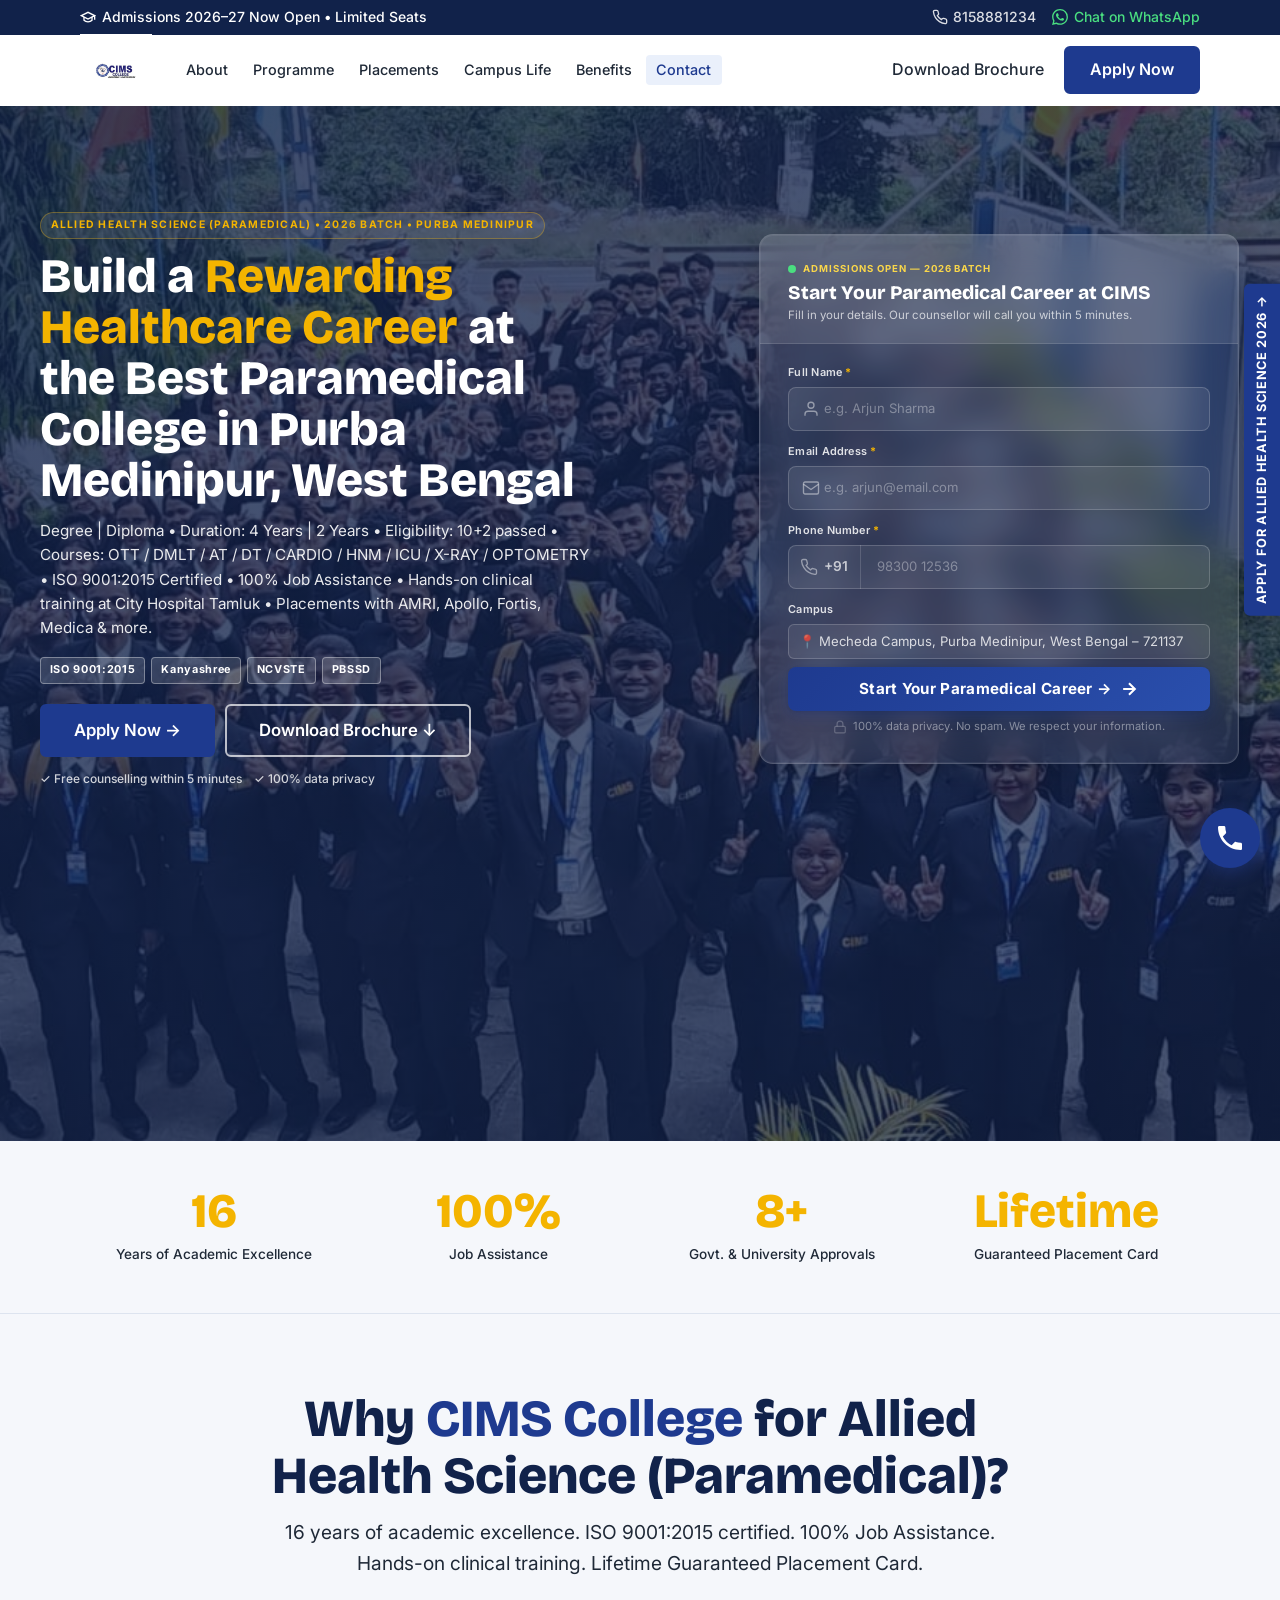
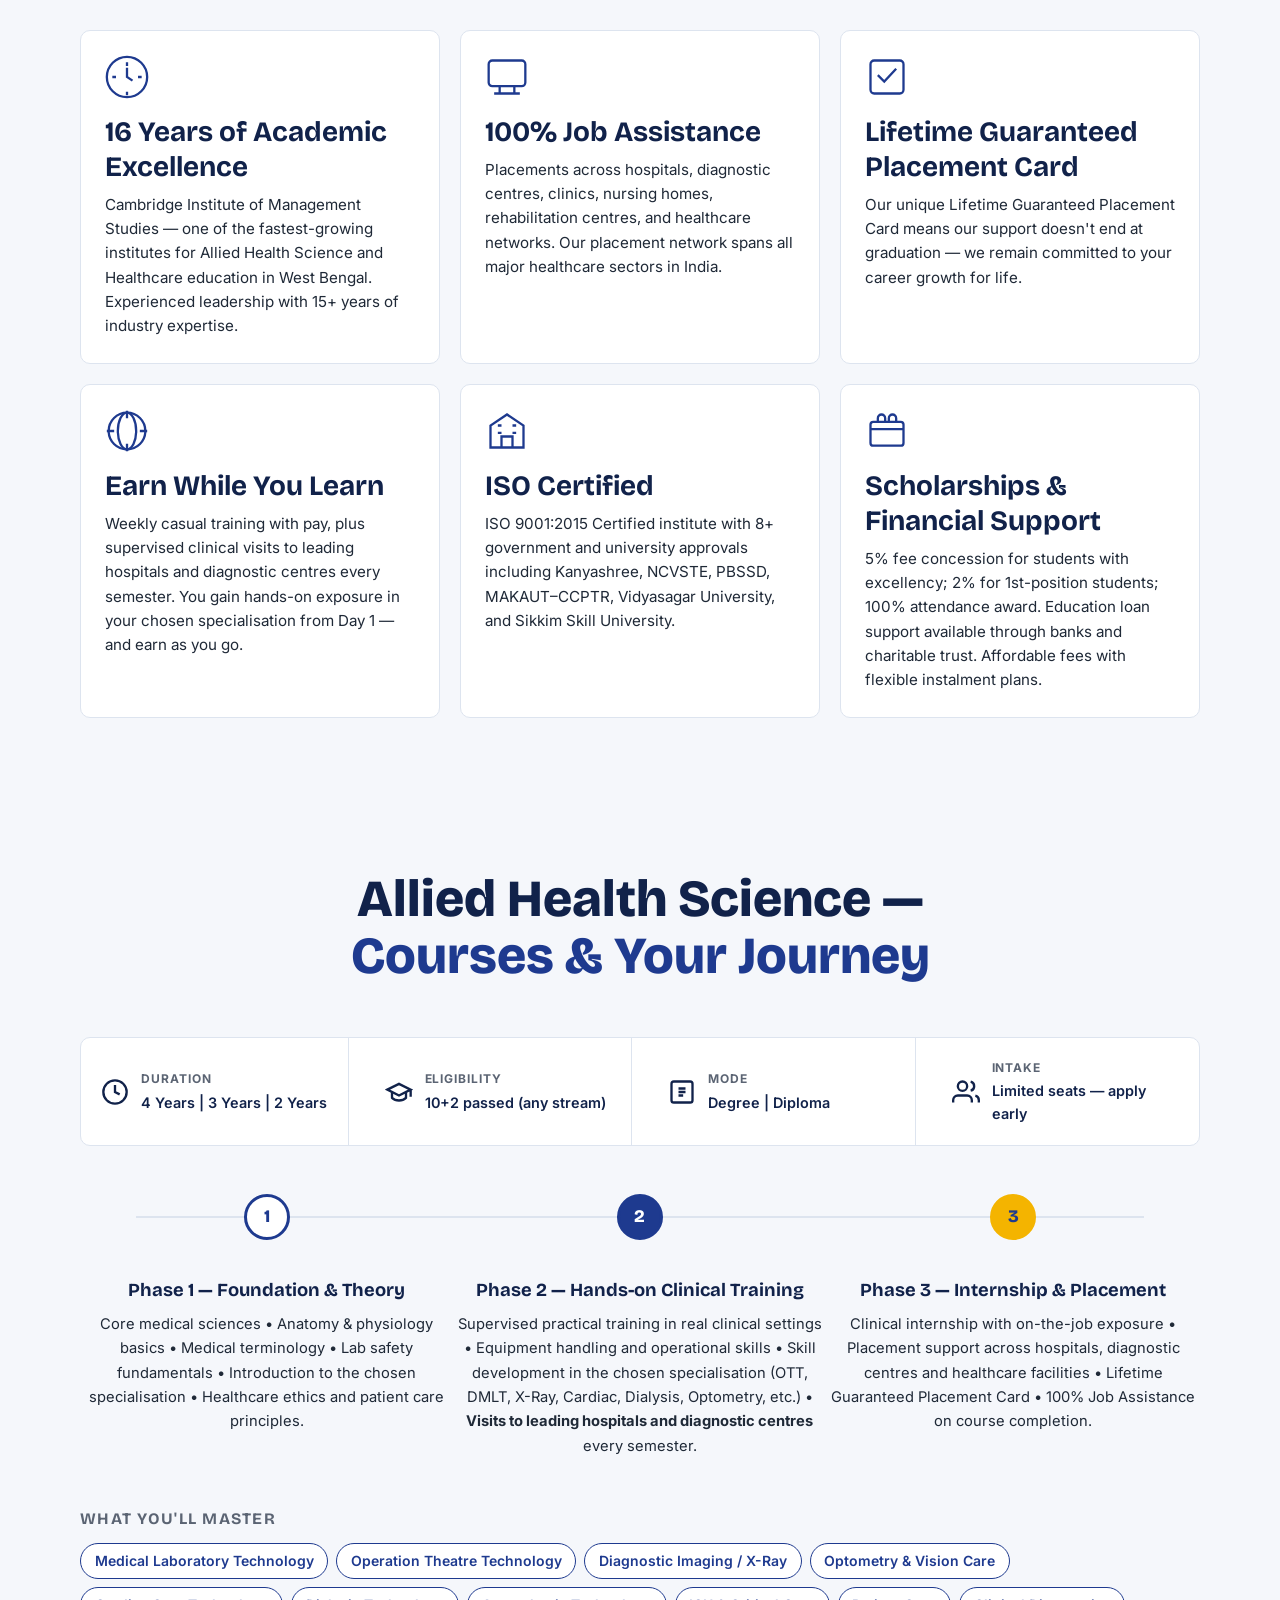
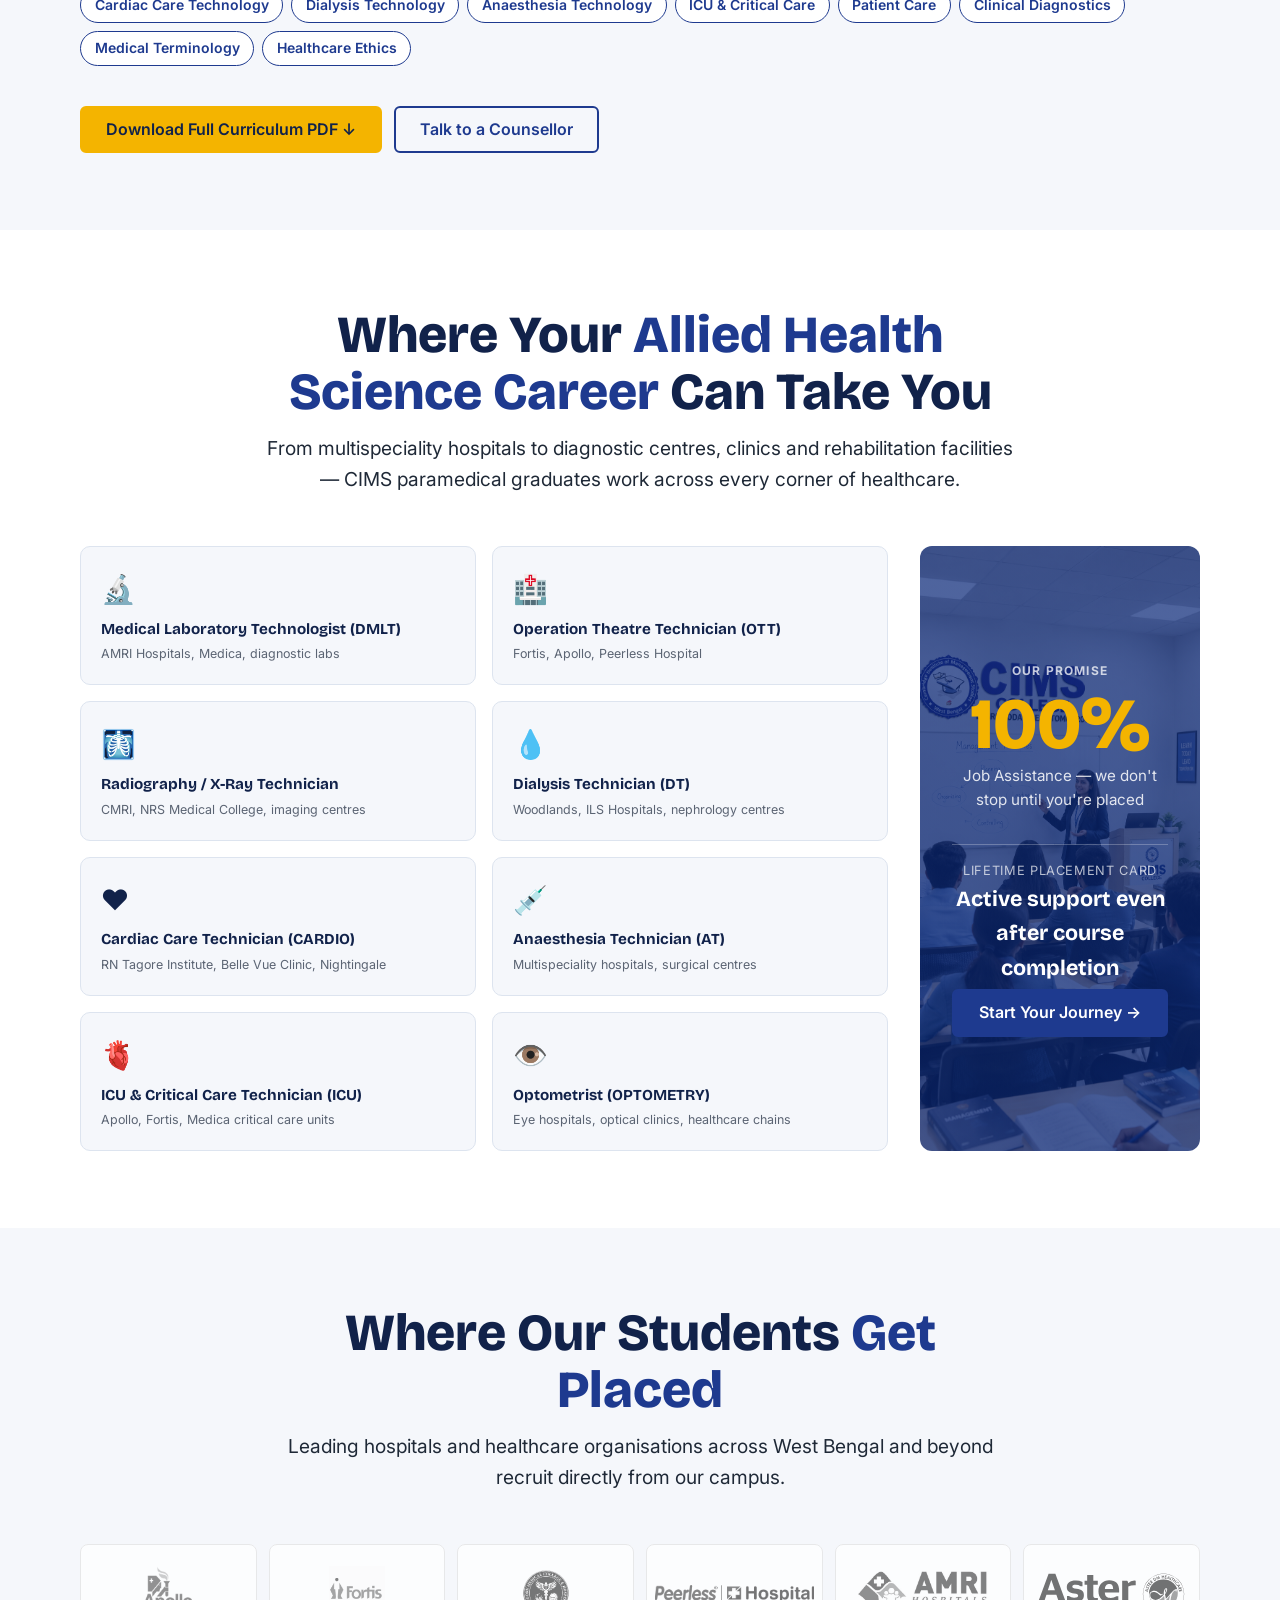
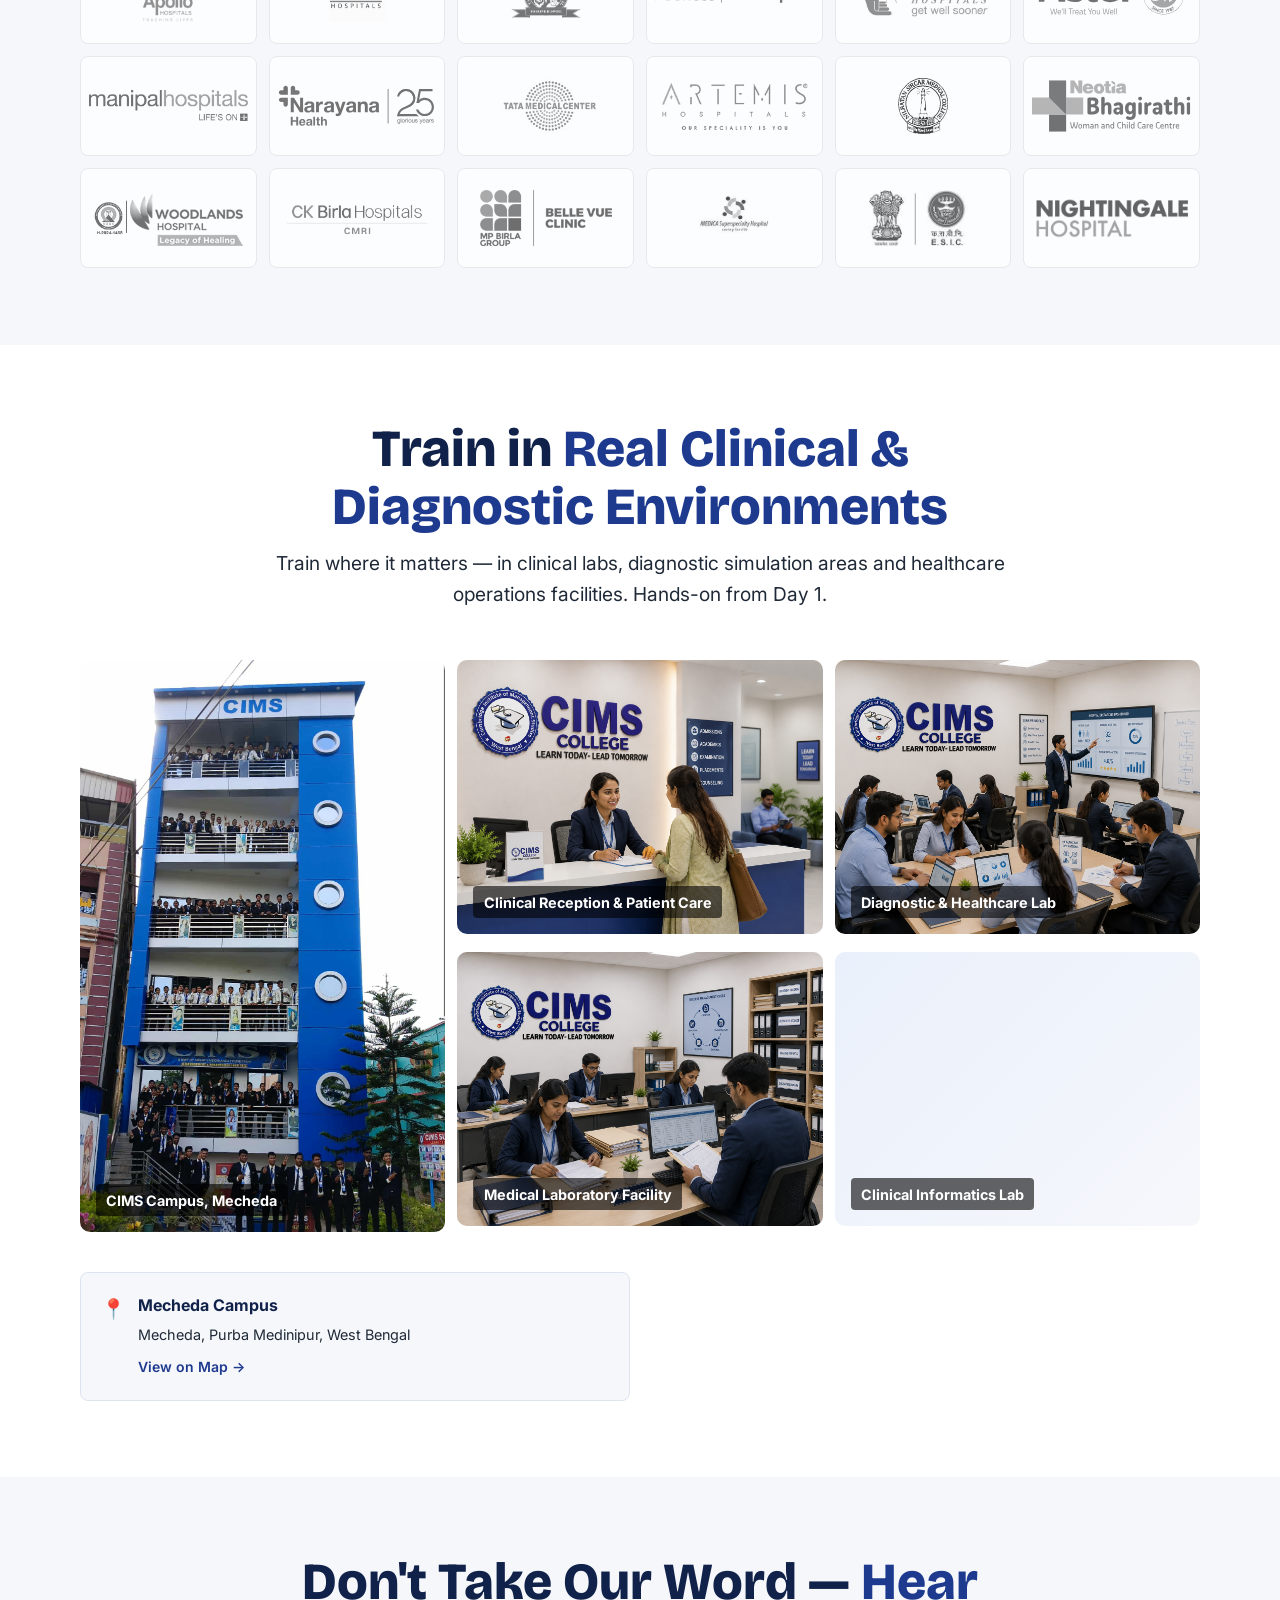
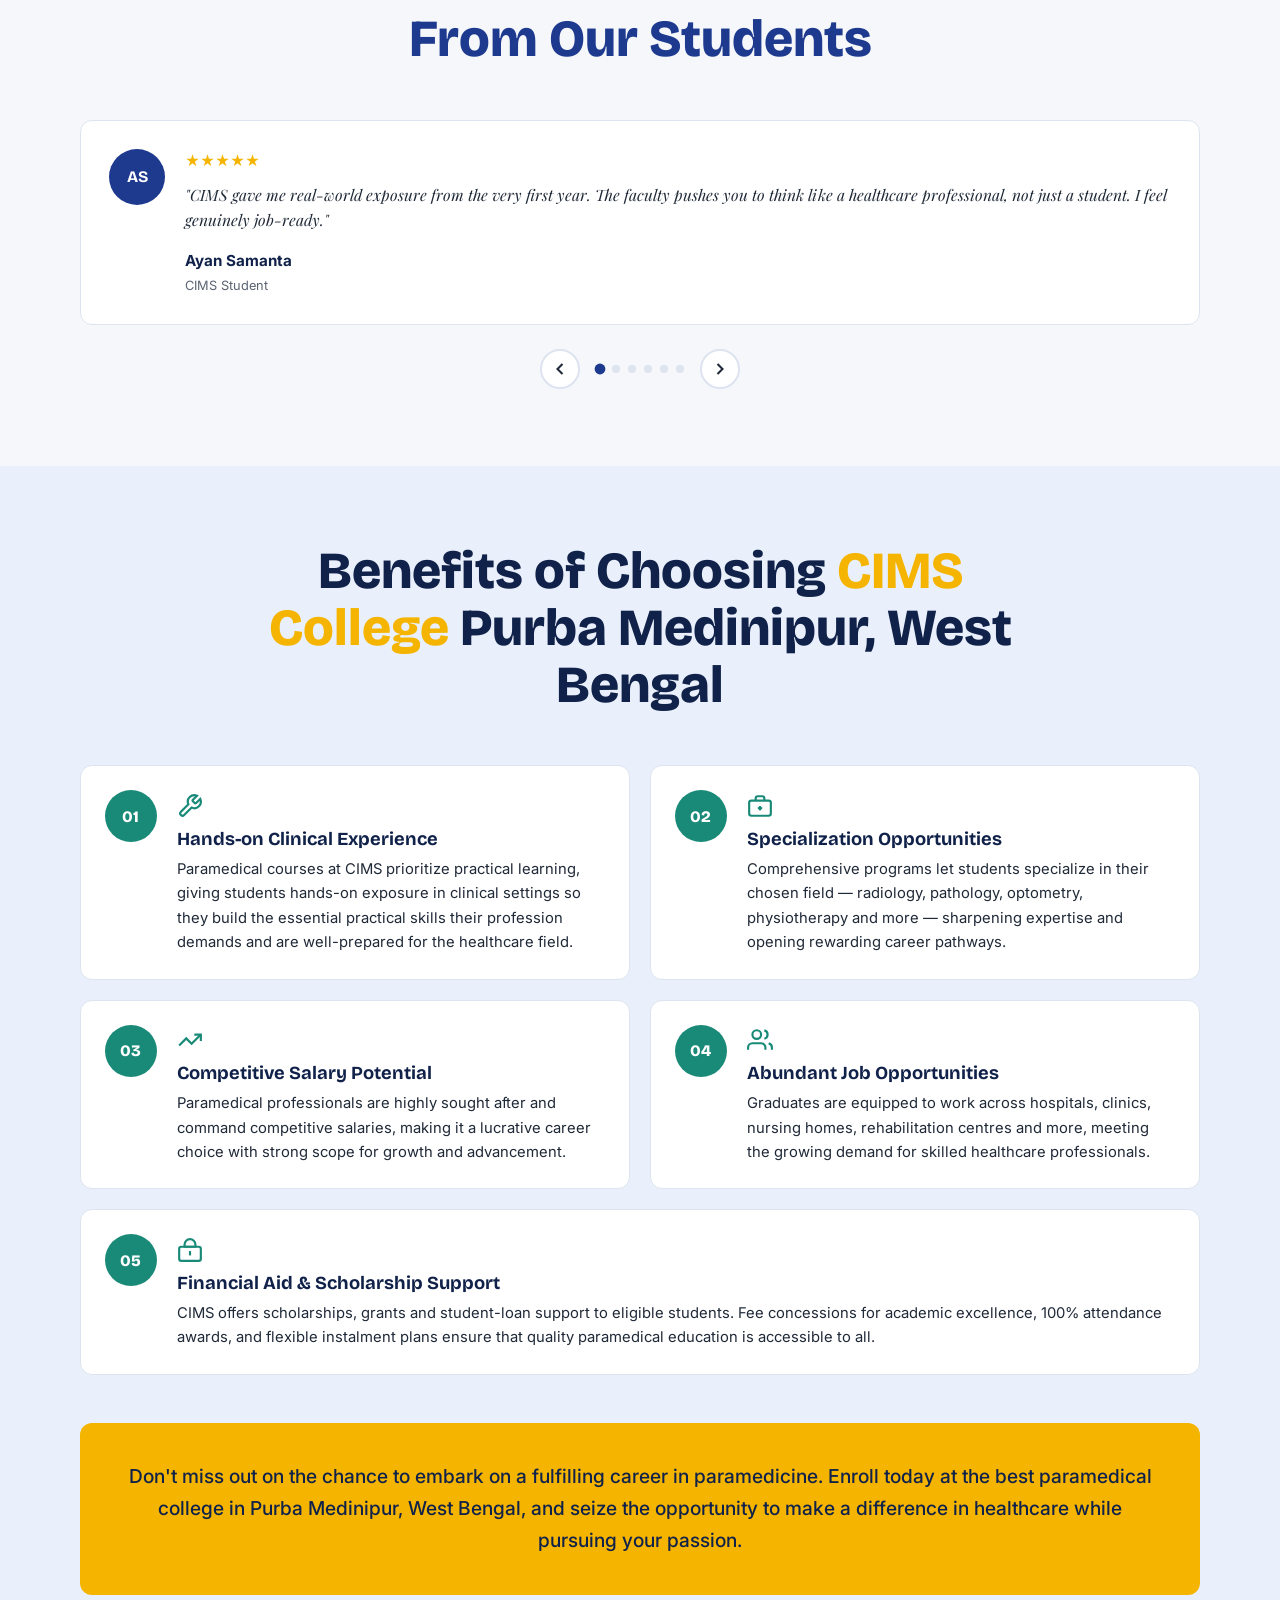
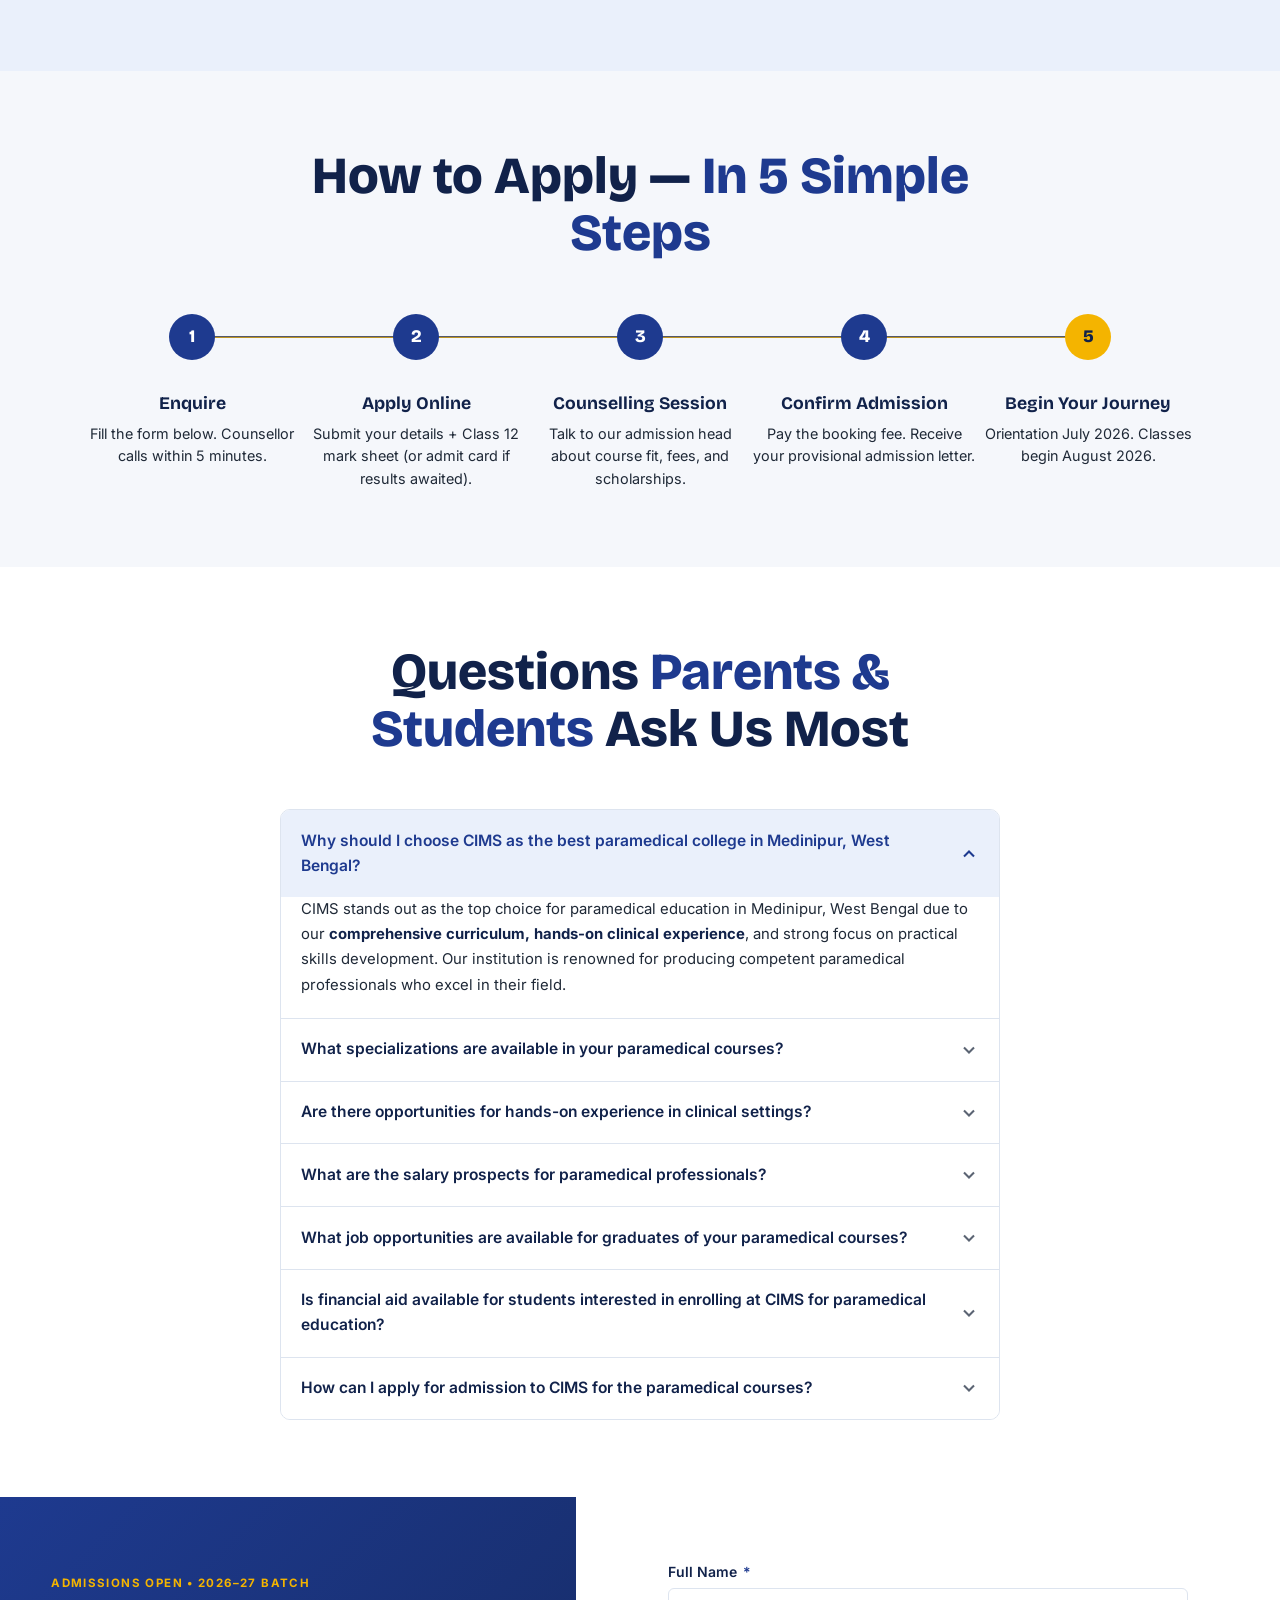
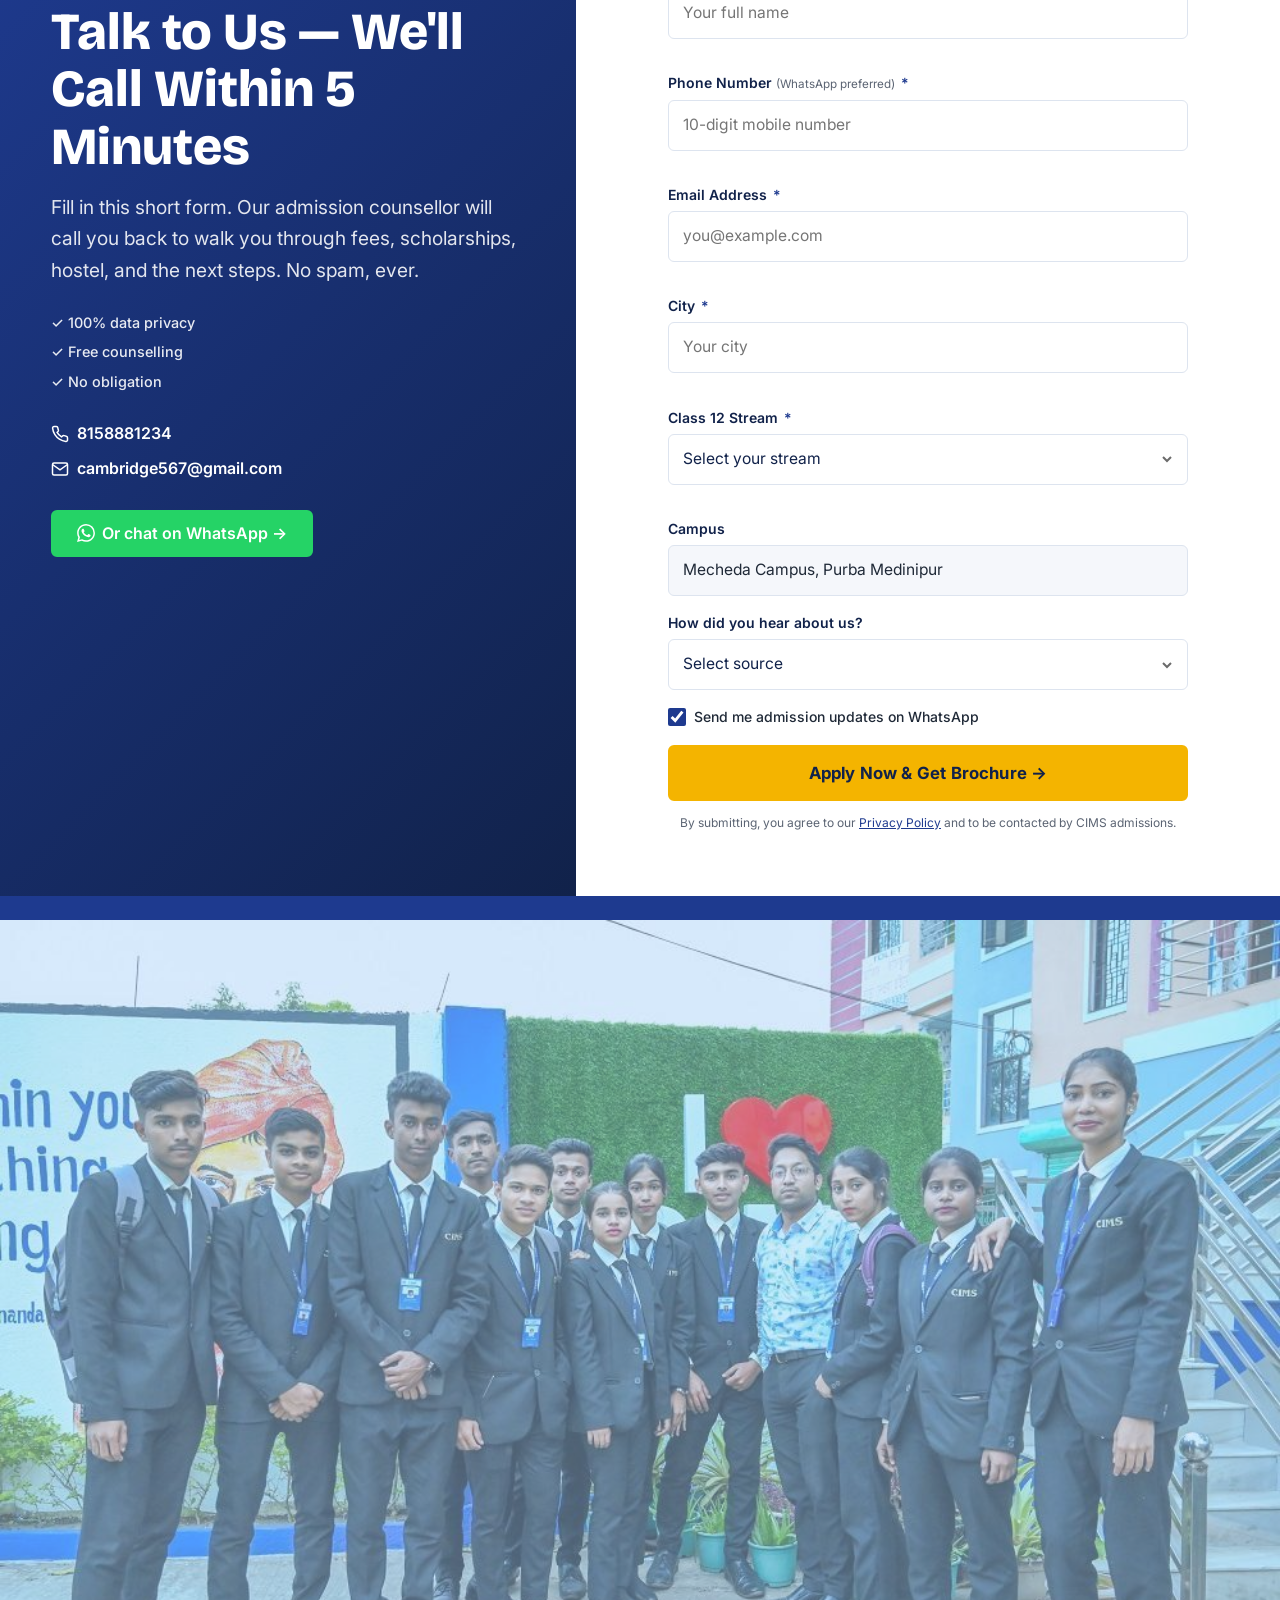
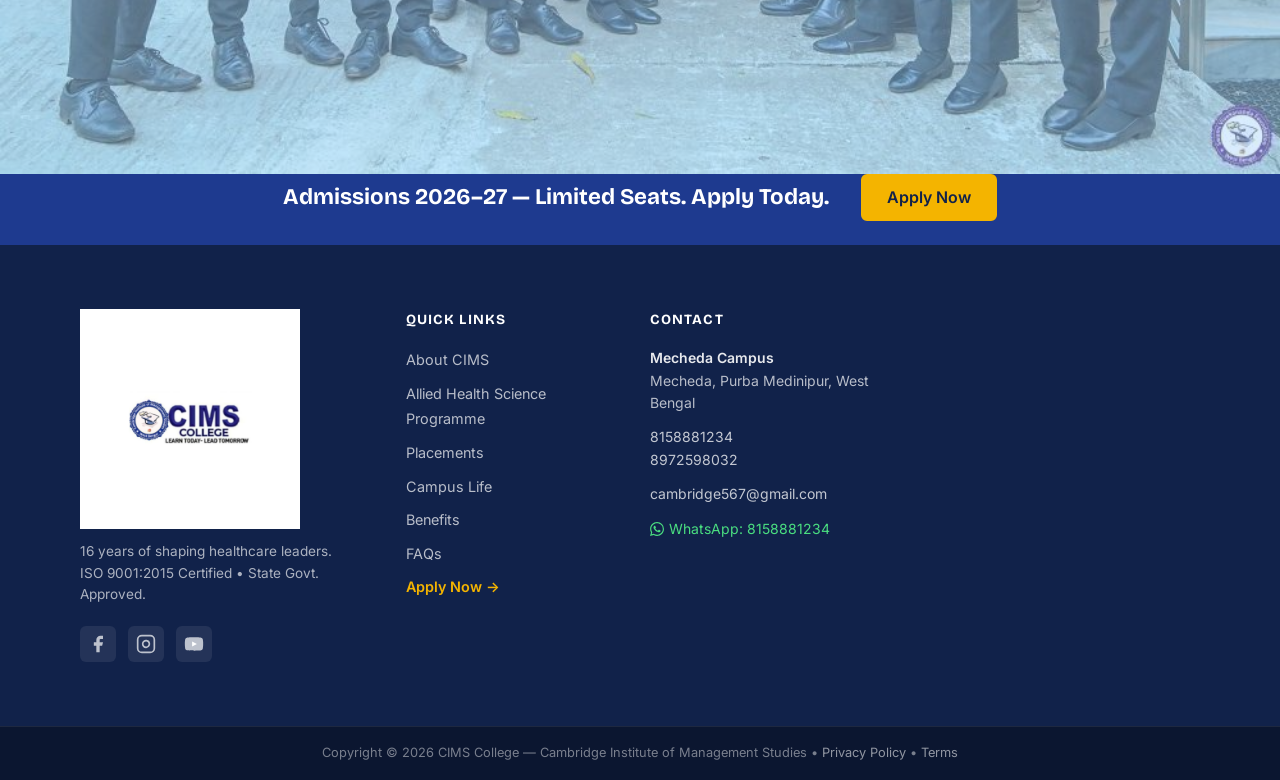
<file: index.html>
<!DOCTYPE html>
<html lang="en">

<head>
  <!-- Google Tag Manager -->
  <!-- Google tag (gtag.js) -->
  <script async src="https://www.googletagmanager.com/gtag/js?id=AW-11150551508"></script>
  <script>
    window.dataLayer = window.dataLayer || [];
    function gtag() { dataLayer.push(arguments); }
    gtag('js', new Date());

    gtag('config', 'AW-11150551508');
  </script>
  <!-- End Google Tag Manager -->
  <meta charset="UTF-8">
  <meta name="viewport" content="width=device-width, initial-scale=1.0">
  <title>Allied Health Science (Paramedical) — CIMS College, Purba Medinipur | Admissions 2026</title>
  <meta name="description"
    content="Pursue Allied Health Science (Paramedical) courses — OTT, DMLT, X-Ray, Optometry, Dialysis, Cardiac Care &amp; more — at CIMS College, Purba Medinipur, West Bengal. ISO 9001:2015 Certified. 100% Job Assistance. Hands-on clinical training. Admissions 2026 open.">
  <meta name="robots" content="index, follow, max-image-preview:large">
  <link rel="canonical" href="https://cimsgroup.org/courses/top-paramedical-college-in-purba-medinipur/">

  <!-- Open Graph -->
  <meta property="og:title"
    content="Allied Health Science (Paramedical) — CIMS College, Purba Medinipur | Admissions 2026">
  <meta property="og:description"
    content="Train at the best paramedical college in Purba Medinipur, West Bengal. ISO 9001:2015 Certified. Hands-on clinical experience, expert faculty, strong placement support. Degree &amp; Diploma — 4 Years | 2 Years.">
  <meta property="og:image" content="assets/images/CIMS_logo.jpeg">
  <meta property="og:url" content="https://cimsgroup.org/allied-health-science/">
  <meta property="og:type" content="website">
  <meta name="twitter:card" content="summary_large_image">
  <meta name="twitter:title"
    content="Allied Health Science (Paramedical) — CIMS College, Purba Medinipur | Admissions 2026">
  <meta name="twitter:description"
    content="Train at the best paramedical college in Purba Medinipur, West Bengal. ISO 9001:2015 Certified. Hands-on clinical experience, expert faculty, strong placement support. Degree &amp; Diploma — 4 Years | 2 Years.">

  <!-- Google Fonts -->
  <link rel="preconnect" href="https://fonts.googleapis.com">
  <link rel="preconnect" href="https://fonts.gstatic.com" crossorigin>
  <link
    href="https://fonts.googleapis.com/css2?family=Playfair+Display:wght@600;700;800&family=Inter:wght@400;500;600;700&family=Bricolage+Grotesque:opsz,wght@12..96,600;12..96,700;12..96,800&display=swap"
    rel="stylesheet">

  <!-- Preload hero image -->
  <link rel="preload" as="image" href="assets/campus/Campus1.jpeg">

  <link rel="stylesheet" href="styles.css">

  <!-- Critical CSS inlined for hero -->
  <style>
    :root {
      /* CIMS Brand Palette */
      --cims-royal: #1E3A8F;
      --cims-navy: #11224A;
      --cims-teal: #1A8A78;
      --cims-gold: #F4B400;
      --cims-orange: #E8762D;
      --cims-bg-soft: #F5F7FB;
      --cims-white: #FFFFFF;
      --cims-text: #1F2937;
      --cims-text-muted: #5B6473;

      /* Mapped theme tokens — used throughout styles.css */
      --sbihm-red: #1E3A8F;
      --sbihm-red-dark: #11224A;
      --sbihm-red-soft: #EAF0FB;
      --sbihm-black: #11224A;
      --sbihm-charcoal: #1F2937;
      --sbihm-gold: #F4B400;
      --sbihm-gold-light: #FAD74A;
      --sbihm-cream: #F5F7FB;
      --sbihm-paper: #FFFFFF;
      --sbihm-line: #DDE4EF;
      --sbihm-mute: #5B6473;
      --sbihm-success: #2E7D32;
      --sbihm-shadow: 0 8px 30px rgba(17, 34, 74, 0.08);
      --sbihm-shadow-lg: 0 20px 60px rgba(17, 34, 74, 0.12);
      --font-display: 'Bricolage Grotesque', 'Playfair Display', Georgia, serif;
      --font-serif: 'Playfair Display', Georgia, serif;
      --font-body: 'Inter', -apple-system, BlinkMacSystemFont, sans-serif;
      --fs-h1: clamp(2.5rem, 5vw + 1rem, 5rem);
      --fs-h2: clamp(2rem, 3vw + 1rem, 3.25rem);
      --fs-h3: clamp(1.4rem, 1.5vw + 0.8rem, 1.75rem);
      --fs-lead: clamp(1.05rem, 0.5vw + 0.95rem, 1.2rem);
      --fs-body: 1rem;
      --fs-small: 0.875rem;
    }

    *,
    *::before,
    *::after {
      box-sizing: border-box;
      margin: 0;
      padding: 0;
    }

    body {
      font-family: var(--font-body);
      color: var(--sbihm-black);
      background: var(--sbihm-paper);
      line-height: 1.6;
    }

    .hero {
      min-height: 115vh;
      background: var(--sbihm-black);
    }
  </style>
</head>

<body>
  <a href="#main-content" class="skip-link">Skip to main content</a>

  <!-- Success Notification Toast -->
  <div class="success-toast" id="hero-form-success" role="alert" aria-live="assertive" hidden>
    <div class="success-toast__icon" aria-hidden="true">
      <svg viewBox="0 0 24 24" fill="none" stroke="currentColor" stroke-width="2.5" width="28" height="28">
        <circle cx="12" cy="12" r="10" />
        <path d="M9 12l2 2 4-4" />
      </svg>
    </div>
    <div class="success-toast__content">
      <h3 class="success-toast__title">Application Received!</h3>
      <p class="success-toast__text">Our counsellor will reach out to you within 5 minutes. Check your WhatsApp for
        updates.</p>
    </div>
    <button class="success-toast__close" id="toast-close-btn" aria-label="Dismiss notification">
      <svg viewBox="0 0 24 24" fill="none" stroke="currentColor" stroke-width="2" width="18" height="18">
        <line x1="18" y1="6" x2="6" y2="18" />
        <line x1="6" y1="6" x2="18" y2="18" />
      </svg>
    </button>
    <div class="success-toast__progress" aria-hidden="true"></div>
  </div>

  <!-- Brochure Gate Modal -->
  <div class="modal" id="brochure-modal" hidden role="dialog" aria-modal="true" aria-labelledby="brochure-modal-title">
    <div class="modal__backdrop" id="brochure-modal-backdrop"></div>
    <div class="modal__panel">
      <button class="modal__close" id="brochure-modal-close" aria-label="Close brochure form">
        <svg viewBox="0 0 24 24" fill="none" stroke="currentColor" stroke-width="2" width="18" height="18"
          aria-hidden="true">
          <line x1="18" y1="6" x2="6" y2="18" />
          <line x1="6" y1="6" x2="18" y2="18" />
        </svg>
      </button>
      <div class="brochure-modal__icon" aria-hidden="true">📄</div>
      <h2 class="modal__title" id="brochure-modal-title">Get Your Free Brochure</h2>
      <p class="modal__sub">Enter your details and instantly download the CIMS Allied Health Science Prospectus 2026.
      </p>

      <form id="brochure-form" class="modal__form" novalidate>
        <input type="hidden" name="landing_course" value="Allied Health Science (Paramedical)">
        <input type="hidden" name="campus" value="Mecheda Campus, Purba Medinipur">
        <input type="hidden" name="form_location" value="Brochure Download Modal">

        <div class="form-field">
          <label class="form-label" for="brochure-name">Full Name <span class="form-label__req"
              aria-hidden="true">*</span></label>
          <input class="form-input" type="text" id="brochure-name" name="name" required autocomplete="name"
            placeholder="Your full name">
          <span class="form-error" id="brochure-error-name" role="alert" aria-live="polite"></span>
        </div>

        <div class="form-field">
          <label class="form-label" for="brochure-phone">Phone Number <span class="form-label__req"
              aria-hidden="true">*</span></label>
          <input class="form-input" type="tel" id="brochure-phone" name="phone" required autocomplete="tel"
            placeholder="10-digit mobile number" inputmode="numeric" maxlength="10">
          <span class="form-error" id="brochure-error-phone" role="alert" aria-live="polite"></span>
        </div>

        <div class="form-field">
          <label class="form-label" for="brochure-email">Email Address <span class="form-label__req"
              aria-hidden="true">*</span></label>
          <input class="form-input" type="email" id="brochure-email" name="email" required autocomplete="email"
            placeholder="you@example.com">
          <span class="form-error" id="brochure-error-email" role="alert" aria-live="polite"></span>
        </div>

        <button type="submit" class="btn btn--gold btn--full" id="brochure-submit-btn">
          Download Brochure →
        </button>

        <p class="brochure-modal__privacy">
          <svg viewBox="0 0 24 24" fill="none" stroke="currentColor" stroke-width="2" width="14" height="14"
            aria-hidden="true">
            <rect x="3" y="11" width="18" height="11" rx="2" ry="2" />
            <path d="M7 11V7a5 5 0 0110 0v4" />
          </svg>
          100% data privacy. No spam. We respect your information.
        </p>
      </form>
    </div>
  </div>

  <!-- ===== SECTION 1: Top Utility Bar ===== -->
  <div class="utility-bar" role="banner" aria-label="Admissions announcement">
    <div class="utility-bar__inner">
      <span class="utility-bar__announce">
        <svg class="icon icon--sm" aria-hidden="true" viewBox="0 0 24 24" fill="none" stroke="currentColor"
          stroke-width="2">
          <path d="M22 10v6M2 10l10-5 10 5-10 5z" />
          <path d="M6 12v5c3 3 9 3 12 0v-5" />
        </svg>
        Admissions 2026–27 Now Open &bull; Limited Seats
      </span>
      <div class="utility-bar__contact">
        <a href="tel:+918158881234" class="utility-bar__link" aria-label="Call CIMS admissions"
          data-track="phone_click">
          <svg class="icon icon--sm" aria-hidden="true" viewBox="0 0 24 24" fill="none" stroke="currentColor"
            stroke-width="2">
            <path
              d="M22 16.92v3a2 2 0 01-2.18 2 19.79 19.79 0 01-8.63-3.07 19.5 19.5 0 01-6-6 19.79 19.79 0 01-3.07-8.67A2 2 0 014.11 2h3a2 2 0 012 1.72c.127.96.361 1.903.7 2.81a2 2 0 01-.45 2.11L8.09 9.91a16 16 0 006 6l1.27-1.27a2 2 0 012.11-.45c.907.339 1.85.573 2.81.7A2 2 0 0122 16.92z" />
          </svg>
          8158881234
        </a>
        <!-- TODO: confirm official WhatsApp number with client -->
        <a href="https://wa.me/8158881234" class="utility-bar__link utility-bar__whatsapp" target="_blank"
          rel="noopener noreferrer" aria-label="Chat on WhatsApp" data-track="whatsapp_click">
          <svg class="icon icon--sm" aria-hidden="true" viewBox="0 0 24 24" fill="currentColor">
            <path
              d="M17.472 14.382c-.297-.149-1.758-.867-2.03-.967-.273-.099-.471-.148-.67.15-.197.297-.767.966-.94 1.164-.173.199-.347.223-.644.075-.297-.15-1.255-.463-2.39-1.475-.883-.788-1.48-1.761-1.653-2.059-.173-.297-.018-.458.13-.606.134-.133.298-.347.446-.52.149-.174.198-.298.298-.497.099-.198.05-.371-.025-.52-.075-.149-.669-1.612-.916-2.207-.242-.579-.487-.5-.669-.51-.173-.008-.371-.01-.57-.01-.198 0-.52.074-.792.372-.272.297-1.04 1.016-1.04 2.479 0 1.462 1.065 2.875 1.213 3.074.149.198 2.096 3.2 5.077 4.487.709.306 1.262.489 1.694.625.712.227 1.36.195 1.871.118.571-.085 1.758-.719 2.006-1.413.248-.694.248-1.289.173-1.413-.074-.124-.272-.198-.57-.347m-5.421 7.403h-.004a9.87 9.87 0 01-5.031-1.378l-.361-.214-3.741.982.998-3.648-.235-.374a9.86 9.86 0 01-1.51-5.26c.001-5.45 4.436-9.884 9.888-9.884 2.64 0 5.122 1.03 6.988 2.898a9.825 9.825 0 012.893 6.994c-.003 5.45-4.437 9.884-9.885 9.884m8.413-18.297A11.815 11.815 0 0012.05 0C5.495 0 .16 5.335.157 11.892c0 2.096.547 4.142 1.588 5.945L.057 24l6.305-1.654a11.882 11.882 0 005.683 1.448h.005c6.554 0 11.89-5.335 11.893-11.893a11.821 11.821 0 00-3.48-8.413z" />
          </svg>
          Chat on WhatsApp
        </a>
      </div>
    </div>
  </div>

  <!-- ===== SECTION 2: Sticky Main Header ===== -->
  <header class="site-header" id="site-header" role="banner">
    <div class="site-header__inner">
      <a href="#" class="site-header__logo" aria-label="CIMS College Home">
        <img src="assets/images/CIMS_logo.jpeg"
          alt="CIMS College — Cambridge Institute of Management Studies, West Bengal" width="200" height="52"
          loading="eager">
      </a>
      <nav class="site-nav" id="site-nav" aria-label="Main navigation">
        <ul class="site-nav__list" role="list">
          <li><a href="#about" class="site-nav__link">About</a></li>
          <li><a href="#programme" class="site-nav__link">Programme</a></li>
          <li><a href="#placements" class="site-nav__link">Placements</a></li>
          <li><a href="#campus" class="site-nav__link">Campus Life</a></li>
          <li><a href="#fees" class="site-nav__link">Benefits</a></li>
          <li><a href="#apply" class="site-nav__link">Contact</a></li>
        </ul>
      </nav>
      <div class="site-header__actions">
        <button class="btn btn--text" data-brochure-trigger>Download Brochure</button>
        <a href="#apply" class="btn btn--primary" data-track="apply_cta_click" data-cta-location="header">Apply Now</a>
      </div>
      <button class="hamburger" id="hamburger" aria-expanded="false" aria-controls="mobile-drawer"
        aria-label="Open navigation menu">
        <span class="hamburger__bar"></span>
        <span class="hamburger__bar"></span>
        <span class="hamburger__bar"></span>
      </button>
    </div>
  </header>

  <!-- Mobile Nav Drawer -->
  <div class="mobile-drawer" id="mobile-drawer" aria-hidden="true" role="dialog" aria-label="Navigation menu">
    <div class="mobile-drawer__backdrop" id="drawer-backdrop"></div>
    <div class="mobile-drawer__panel">
      <button class="mobile-drawer__close" id="drawer-close" aria-label="Close navigation menu">
        <svg viewBox="0 0 24 24" fill="none" stroke="currentColor" stroke-width="2" width="24" height="24"
          aria-hidden="true">
          <line x1="18" y1="6" x2="6" y2="18" />
          <line x1="6" y1="6" x2="18" y2="18" />
        </svg>
      </button>
      <nav aria-label="Mobile navigation">
        <ul class="mobile-drawer__list" role="list">
          <li><a href="#about" class="mobile-drawer__link">About</a></li>
          <li><a href="#programme" class="mobile-drawer__link">Programme</a></li>
          <li><a href="#placements" class="mobile-drawer__link">Placements</a></li>
          <li><a href="#campus" class="mobile-drawer__link">Campus Life</a></li>
          <li><a href="#fees" class="mobile-drawer__link">Benefits</a></li>
          <li><a href="#apply" class="mobile-drawer__link">Contact</a></li>
        </ul>
      </nav>
      <div class="mobile-drawer__ctas">
        <button class="btn btn--gold btn--full" data-brochure-trigger>Download Brochure</button>
        <a href="#apply" class="btn btn--primary btn--full" data-track="apply_cta_click"
          data-cta-location="mobile-drawer">Apply Now — 2026 Batch</a>
      </div>
    </div>
  </div>

  <!-- ===== SECTION 3: Floating Side CTA (desktop) ===== -->
  <a href="#apply" class="side-cta" aria-label="Apply for Allied Health Science 2026 at CIMS"
    data-track="apply_cta_click" data-cta-location="side-pill">
    <span>Apply for Allied Health Science 2026 →</span>
  </a>

  <!-- Mobile bottom CTA bar -->
  <div class="mobile-bottom-cta" role="complementary" aria-label="Apply now">
    <a href="#apply" class="mobile-bottom-cta__link" data-track="apply_cta_click" data-cta-location="mobile-bottom-bar">
      Apply Now — 2026 Batch
    </a>
  </div>

  <!-- ===== SECTION 4: Call Now Floating Button ===== -->
  <a href="tel:8158881234" class="call-fab" aria-label="Call us now at 8158881234" data-track="phone_click">
    <svg class="call-fab__icon" viewBox="0 0 24 24" fill="white" aria-hidden="true">
      <path
        d="M6.62 10.79a15.053 15.053 0 006.59 6.59l2.2-2.2c.27-.27.67-.36 1.02-.24 1.12.37 2.33.57 3.57.57.55 0 1 .45 1 1V20c0 .55-.45 1-1 1C10.61 21 3 13.39 3 4c0-.55.45-1 1-1h3.5c.55 0 1 .45 1 1 0 1.25.2 2.45.57 3.57.11.35.03.74-.24 1.02l-2.21 2.2z" />
    </svg>
    <span class="call-fab__tooltip">Call Now</span>
  </a>

  <!-- ===== MAIN CONTENT ===== -->
  <main id="main-content">

    <!-- ===== SECTION 5: HERO ===== -->
    <section class="hero" aria-labelledby="hero-headline">
      <div class="hero__inner">
        <div class="hero__content">
          <p class="hero__pre-headline">
            <span>Allied Health Science (Paramedical) &bull; 2026 Batch &bull; Purba Medinipur</span>
          </p>
          <h1 class="hero__headline" id="hero-headline">
            Build a <span class="text-gold">Rewarding Healthcare Career</span> at the Best Paramedical College
            in Purba Medinipur, West Bengal
          </h1>
          <p class="hero__sub">
            Degree | Diploma &bull; Duration: 4 Years | 2 Years &bull; Eligibility: 10+2 passed &bull;
            Courses: OTT / DMLT / AT / DT / CARDIO / HNM / ICU / X-RAY / OPTOMETRY &bull;
            ISO 9001:2015 Certified &bull; 100% Job Assistance &bull; Hands-on clinical training at
            City Hospital Tamluk &bull; Placements with AMRI, Apollo, Fortis, Medica &amp; more.
          </p>
          <div class="hero__badges" aria-label="Recognitions and accreditations">
            <span class="hero__badge">ISO 9001:2015</span>
            <span class="hero__badge">Kanyashree</span>
            <span class="hero__badge">NCVSTE</span>
            <span class="hero__badge">PBSSD</span>
          </div>
          <div class="hero__ctas">
            <a href="#apply" class="btn btn--primary btn--large" data-track="apply_cta_click"
              data-cta-location="hero-primary">
              Apply Now →
            </a>
            <button class="btn btn--outline-white btn--large" data-brochure-trigger>
              Download Brochure ↓
            </button>
          </div>
          <p class="hero__trust-micro">
            <span>&#10003; Free counselling within 5 minutes</span>
            <span>&#10003; 100% data privacy</span>
          </p>
        </div>
        <div class="hero__visual">
          <!-- TODO: replace with CIMS student photo in paramedical / clinical uniform -->
          <div class="hero__image-wrap">
            <div class="hero-form" id="hero-form-container">
              <div class="hero-form__header">
                <div class="hero-form__badge-strip">
                  <span class="hero-form__live-dot"></span>
                  <span>Admissions Open — 2026 Batch</span>
                </div>
                <h2 class="hero-form__title">Start Your Paramedical Career at CIMS</h2>
                <p class="hero-form__subtitle">Fill in your details. Our counsellor will call you within 5 minutes.</p>
              </div>

              <form class="hero-form__body" id="hero-enquiry-form" method="POST" data-cims-lead novalidate>
                <input type="hidden" name="landing_course" value="Allied Health Science (Paramedical)">
                <input type="hidden" name="campus" value="Mecheda Campus, Purba Medinipur">
                <input type="hidden" name="form_location" value="Hero Form">
                <input type="hidden" name="page_url" value="https://cimsgroup.org/allied-health-science/">
                <input type="text" name="_honey" tabindex="-1" autocomplete="off" aria-hidden="true"
                  style="display:none!important">
                <!-- Full Name -->
                <div class="hero-form__group" id="field-fullname">
                  <label for="hf-fullname" class="hero-form__label">Full Name <span
                      class="hero-form__req">*</span></label>
                  <div class="hero-form__input-wrap">
                    <svg class="hero-form__field-icon" viewBox="0 0 24 24" fill="none" stroke="currentColor"
                      stroke-width="1.8" width="18" height="18" aria-hidden="true">
                      <path d="M20 21v-2a4 4 0 00-4-4H8a4 4 0 00-4 4v2" />
                      <circle cx="12" cy="7" r="4" />
                    </svg>
                    <input type="text" id="hf-fullname" name="name" class="hero-form__input"
                      placeholder="e.g. Arjun Sharma" required autocomplete="name">
                  </div>
                  <span class="hero-form__error" id="err-fullname" role="alert" aria-live="polite"></span>
                </div>

                <!-- Email -->
                <div class="hero-form__group" id="field-email">
                  <label for="hf-email" class="hero-form__label">Email Address <span
                      class="hero-form__req">*</span></label>
                  <div class="hero-form__input-wrap">
                    <svg class="hero-form__field-icon" viewBox="0 0 24 24" fill="none" stroke="currentColor"
                      stroke-width="1.8" width="18" height="18" aria-hidden="true">
                      <rect x="2" y="4" width="20" height="16" rx="2" />
                      <path d="M22 7l-10 7L2 7" />
                    </svg>
                    <input type="email" id="hf-email" name="email" class="hero-form__input"
                      placeholder="e.g. arjun@email.com" required autocomplete="email">
                  </div>
                  <span class="hero-form__error" id="err-email" role="alert" aria-live="polite"></span>
                </div>

                <!-- Phone Number -->
                <div class="hero-form__group" id="field-phone">
                  <label for="hf-phone" class="hero-form__label">Phone Number <span
                      class="hero-form__req">*</span></label>
                  <div class="hero-form__input-wrap hero-form__input-wrap--phone">
                    <span class="hero-form__phone-prefix">
                      <svg class="hero-form__field-icon" viewBox="0 0 24 24" fill="none" stroke="currentColor"
                        stroke-width="1.8" width="18" height="18" aria-hidden="true">
                        <path
                          d="M22 16.92v3a2 2 0 01-2.18 2 19.79 19.79 0 01-8.63-3.07 19.5 19.5 0 01-6-6A19.79 19.79 0 012.12 4.11 2 2 0 014.11 2h3a2 2 0 012 1.72c.127.96.361 1.903.7 2.81a2 2 0 01-.45 2.11L8.09 9.91a16 16 0 006 6l1.27-1.27a2 2 0 012.11-.45c.907.339 1.85.573 2.81.7A2 2 0 0122 16.92z" />
                      </svg>
                      +91
                    </span>
                    <input type="tel" id="hf-phone" name="phone" class="hero-form__input hero-form__input--phone"
                      placeholder="98300 12536" required autocomplete="tel-national" pattern="[0-9]{10}" maxlength="10"
                      inputmode="numeric">
                  </div>
                  <span class="hero-form__error" id="err-phone" role="alert" aria-live="polite"></span>
                </div>

                <!-- Campus — single campus, shown as read-only -->
                <div class="hero-form__group">
                  <p class="hero-form__label">Campus</p>
                  <p
                    style="font-size:0.82rem;color:rgba(255,255,255,0.8);padding:0.4rem 0.6rem;background:rgba(255,255,255,0.08);border-radius:6px;border:1.5px solid rgba(255,255,255,0.18);">
                    📍 Mecheda Campus, Purba Medinipur, West Bengal – 721137
                  </p>
                </div>

                <!-- Submit Button -->
                <button type="submit" class="hero-form__submit" id="hf-submit-btn">
                  <span class="hero-form__submit-text">Start Your Paramedical Career →</span>
                  <svg class="hero-form__submit-arrow" viewBox="0 0 24 24" fill="none" stroke="currentColor"
                    stroke-width="2.5" width="20" height="20" aria-hidden="true">
                    <line x1="5" y1="12" x2="19" y2="12" />
                    <polyline points="12 5 19 12 12 19" />
                  </svg>
                  <span class="hero-form__submit-loader" aria-hidden="true"></span>
                </button>

                <p class="hero-form__privacy">
                  <svg viewBox="0 0 24 24" fill="none" stroke="currentColor" stroke-width="2" width="14" height="14"
                    aria-hidden="true">
                    <rect x="3" y="11" width="18" height="11" rx="2" ry="2" />
                    <path d="M7 11V7a5 5 0 0110 0v4" />
                  </svg>
                  100% data privacy. No spam. We respect your information.
                </p>
              </form>

            </div>
          </div>
        </div>
      </div>
    </section>

    <!-- Hero stats strip -->
    <div class="stats-strip" aria-label="Key statistics">
      <div class="stats-strip__inner">
        <div class="stat-item">
          <span class="stat-item__number" data-target="16">0</span>
          <span class="stat-item__label">Years of Academic Excellence</span>
        </div>
        <div class="stat-item">
          <span class="stat-item__number" data-target="100" data-suffix="%">0</span>
          <span class="stat-item__label">Job Assistance</span>
        </div>
        <div class="stat-item">
          <span class="stat-item__number" data-target="8" data-suffix="+">0</span>
          <span class="stat-item__label">Govt. &amp; University Approvals</span>
        </div>
        <div class="stat-item">
          <span class="stat-item__number">Lifetime</span>
          <span class="stat-item__label">Guaranteed Placement Card</span>
        </div>
      </div>
    </div>

    <!-- ===== SECTION 6: Why CIMS? ===== -->
    <section class="section section--cream" id="about" aria-labelledby="about-headline">
      <div class="container">
        <div class="section__header">
          <h2 class="section__title" id="about-headline">
            Why <span class="text-red">CIMS College</span> for Allied Health Science (Paramedical)?
          </h2>
          <p class="section__subtitle">16 years of academic excellence. ISO 9001:2015 certified. 100% Job Assistance.
            Hands-on clinical training. Lifetime Guaranteed Placement Card.</p>
        </div>
        <div class="usps-grid">

          <article class="usp-card">
            <div class="usp-card__icon" aria-hidden="true">
              <svg viewBox="0 0 48 48" fill="none" stroke="var(--sbihm-red)" stroke-width="2.5" width="44" height="44">
                <circle cx="24" cy="24" r="22" />
                <path d="M24 14v10l6 4" />
                <path d="M8 24h4M36 24h4M24 8v4M24 40v4" />
              </svg>
            </div>
            <h3 class="usp-card__title">16 Years of Academic Excellence</h3>
            <p class="usp-card__desc">Cambridge Institute of Management Studies — one of the fastest-growing institutes
              for Allied Health Science and Healthcare education in West Bengal. Experienced leadership with 15+ years
              of
              industry expertise.</p>
          </article>

          <article class="usp-card">
            <div class="usp-card__icon" aria-hidden="true">
              <svg viewBox="0 0 48 48" fill="none" stroke="var(--sbihm-red)" stroke-width="2.5" width="44" height="44">
                <path d="M40 34H8a4 4 0 01-4-4V10a4 4 0 014-4h32a4 4 0 014 4v20a4 4 0 01-4 4z" />
                <path d="M16 34v8M32 34v8M10 42h28" />
              </svg>
            </div>
            <h3 class="usp-card__title">100% Job Assistance</h3>
            <p class="usp-card__desc">Placements across hospitals, diagnostic centres, clinics, nursing homes,
              rehabilitation centres, and healthcare networks. Our placement network spans all major healthcare sectors
              in India.</p>
          </article>

          <article class="usp-card">
            <div class="usp-card__icon" aria-hidden="true">
              <svg viewBox="0 0 48 48" fill="none" stroke="var(--sbihm-red)" stroke-width="2.5" width="44" height="44">
                <rect x="6" y="6" width="36" height="36" rx="4" />
                <path d="M14 22l7 7 13-14" />
              </svg>
            </div>
            <h3 class="usp-card__title">Lifetime Guaranteed Placement Card</h3>
            <p class="usp-card__desc">Our unique Lifetime Guaranteed Placement Card means our support doesn't end at
              graduation — we remain committed to your career growth for life.</p>
          </article>

          <article class="usp-card">
            <div class="usp-card__icon" aria-hidden="true">
              <svg viewBox="0 0 48 48" fill="none" stroke="var(--sbihm-red)" stroke-width="2.5" width="44" height="44">
                <circle cx="24" cy="24" r="20" />
                <path d="M2 24h8M38 24h8M24 2v8M24 38v8" />
                <ellipse cx="24" cy="24" rx="10" ry="20" />
              </svg>
            </div>
            <h3 class="usp-card__title">Earn While You Learn</h3>
            <p class="usp-card__desc">Weekly casual training with pay, plus supervised clinical visits to leading
              hospitals and diagnostic centres every semester. You gain hands-on exposure in your chosen
              specialisation from Day 1 — and earn as you go.</p>
          </article>

          <article class="usp-card">
            <div class="usp-card__icon" aria-hidden="true">
              <svg viewBox="0 0 48 48" fill="none" stroke="var(--sbihm-red)" stroke-width="2.5" width="44" height="44">
                <path d="M6 42V18L24 6l18 12v24H6z" />
                <path d="M18 42V30h12v12" />
                <path d="M14 18h4M30 18h4M14 26h4M30 26h4" />
              </svg>
            </div>
            <h3 class="usp-card__title">ISO Certified</h3>
            <p class="usp-card__desc">ISO 9001:2015 Certified institute with 8+ government and university approvals
              including Kanyashree, NCVSTE, PBSSD, MAKAUT–CCPTR, Vidyasagar University, and Sikkim Skill
              University.</p>
          </article>

          <article class="usp-card">
            <div class="usp-card__icon" aria-hidden="true">
              <svg viewBox="0 0 48 48" fill="none" stroke="var(--sbihm-red)" stroke-width="2.5" width="44" height="44">
                <rect x="6" y="14" width="36" height="26" rx="3" />
                <path d="M14 14V10a4 4 0 018 0v4M26 14V10a4 4 0 018 0v4" />
                <path d="M6 22h36" />
              </svg>
            </div>
            <h3 class="usp-card__title">Scholarships &amp; Financial Support</h3>
            <p class="usp-card__desc">5% fee concession for students with excellency; 2% for 1st-position students; 100%
              attendance award. Education loan support available through banks and charitable trust. Affordable fees
              with flexible instalment plans.</p>
          </article>

        </div>
      </div>
    </section>

    <!-- ===== SECTION 8: The BHM Programme ===== -->
    <section class="section section--cream" id="programme" aria-labelledby="programme-headline">
      <div class="container">
        <div class="section__header">
          <h2 class="section__title" id="programme-headline">
            Allied Health Science — <span class="text-red">Courses &amp; Your Journey</span>
          </h2>
        </div>

        <!-- Quick info strip -->
        <div class="programme-info-strip">
          <div class="programme-info-item">
            <span class="programme-info-item__icon" aria-hidden="true">
              <svg viewBox="0 0 24 24" fill="none" stroke="currentColor" stroke-width="2" width="28" height="28">
                <circle cx="12" cy="12" r="10" />
                <path d="M12 6v6l4 2" />
              </svg>
            </span>
            <div>
              <strong>Duration</strong>
              <span>4 Years | 3 Years | 2 Years</span>
            </div>
          </div>
          <div class="programme-info-item">
            <span class="programme-info-item__icon" aria-hidden="true">
              <svg viewBox="0 0 24 24" fill="none" stroke="currentColor" stroke-width="2" width="28" height="28">
                <path d="M22 10v6M2 10l10-5 10 5-10 5z" />
                <path d="M6 12v5c3 3 9 3 12 0v-5" />
              </svg>
            </span>
            <div>
              <strong>Eligibility</strong>
              <span>10+2 passed (any stream)</span>
            </div>
          </div>
          <div class="programme-info-item">
            <span class="programme-info-item__icon" aria-hidden="true">
              <svg viewBox="0 0 24 24" fill="none" stroke="currentColor" stroke-width="2" width="28" height="28">
                <rect x="3" y="3" width="18" height="18" rx="2" />
                <path d="M9 9h6M9 12h6M9 15h4" />
              </svg>
            </span>
            <div>
              <strong>Mode</strong>
              <span>Degree | Diploma</span>
            </div>
          </div>
          <div class="programme-info-item">
            <span class="programme-info-item__icon" aria-hidden="true">
              <svg viewBox="0 0 24 24" fill="none" stroke="currentColor" stroke-width="2" width="28" height="28">
                <path d="M17 21v-2a4 4 0 00-4-4H5a4 4 0 00-4 4v2" />
                <circle cx="9" cy="7" r="4" />
                <path d="M23 21v-2a4 4 0 00-3-3.87M16 3.13a4 4 0 010 7.75" />
              </svg>
            </span>
            <div>
              <strong>Intake</strong>
              <span>Limited seats — apply early</span>
            </div>
          </div>
        </div>

        <!-- Programme phase timeline -->
        <div class="curriculum-timeline" role="list" aria-label="Programme phases">

          <div class="curriculum-year" role="listitem">
            <div class="curriculum-year__marker" aria-hidden="true">
              <span class="curriculum-year__number">1</span>
            </div>
            <div class="curriculum-year__content">
              <h3 class="curriculum-year__title">Phase 1 — Foundation &amp; Theory</h3>
              <p class="curriculum-year__desc">Core medical sciences &bull; Anatomy &amp; physiology basics &bull;
                Medical terminology &bull; Lab safety fundamentals &bull; Introduction to the chosen
                specialisation &bull; Healthcare ethics and patient care principles.</p>
            </div>
          </div>

          <div class="curriculum-year" role="listitem">
            <div class="curriculum-year__marker curriculum-year__marker--highlight" aria-hidden="true">
              <span class="curriculum-year__number">2</span>
            </div>
            <div class="curriculum-year__content">
              <h3 class="curriculum-year__title">Phase 2 — Hands-on Clinical Training</h3>
              <p class="curriculum-year__desc">Supervised practical training in real clinical settings &bull;
                Equipment handling and operational skills &bull; Skill development in the chosen specialisation
                (OTT, DMLT, X-Ray, Cardiac, Dialysis, Optometry, etc.) &bull;
                <strong>Visits to leading hospitals and diagnostic centres</strong> every semester.
              </p>
            </div>
          </div>

          <div class="curriculum-year" role="listitem">
            <div class="curriculum-year__marker curriculum-year__marker--gold" aria-hidden="true">
              <span class="curriculum-year__number">3</span>
            </div>
            <div class="curriculum-year__content">
              <h3 class="curriculum-year__title">Phase 3 — Internship &amp; Placement</h3>
              <p class="curriculum-year__desc">Clinical internship with on-the-job exposure &bull;
                Placement support across hospitals, diagnostic centres and healthcare facilities &bull;
                Lifetime Guaranteed Placement Card &bull; 100% Job Assistance on course completion.
              </p>
            </div>
          </div>

        </div>

        <!-- Skills pill grid -->
        <div class="skills-grid" aria-label="Skills you will master">
          <h3 class="skills-grid__title">What You'll Master</h3>
          <ul class="skills-pills" role="list">
            <li class="skill-pill">Medical Laboratory Technology</li>
            <li class="skill-pill">Operation Theatre Technology</li>
            <li class="skill-pill">Diagnostic Imaging / X-Ray</li>
            <li class="skill-pill">Optometry &amp; Vision Care</li>
            <li class="skill-pill">Cardiac Care Technology</li>
            <li class="skill-pill">Dialysis Technology</li>
            <li class="skill-pill">Anaesthesia Technology</li>
            <li class="skill-pill">ICU &amp; Critical Care</li>
            <li class="skill-pill">Patient Care</li>
            <li class="skill-pill">Clinical Diagnostics</li>
            <li class="skill-pill">Medical Terminology</li>
            <li class="skill-pill">Healthcare Ethics</li>
          </ul>
        </div>

        <div class="programme-ctas">
          <button class="btn btn--gold" data-brochure-trigger>Download Full Curriculum PDF ↓</button>
          <a href="#apply" class="btn btn--outline-red" data-track="apply_cta_click"
            data-cta-location="programme-section">Talk to a Counsellor</a>
        </div>

      </div>
    </section>

    <!-- ===== SECTION 9: Career Outcomes ===== -->
    <section class="section" id="placements" aria-labelledby="careers-headline">
      <div class="container">
        <div class="section__header">
          <h2 class="section__title" id="careers-headline">
            Where Your <span class="text-red">Allied Health Science Career</span> Can Take You
          </h2>
          <p class="section__subtitle">From multispeciality hospitals to diagnostic centres, clinics and rehabilitation
            facilities — CIMS paramedical graduates work across every corner of healthcare.</p>
        </div>
        <div class="careers-layout">
          <div class="careers-grid">

            <article class="career-card">
              <span class="career-card__icon" aria-hidden="true">🔬</span>
              <h3 class="career-card__title">Medical Laboratory Technologist (DMLT)</h3>
              <p class="career-card__employer">AMRI Hospitals, Medica, diagnostic labs</p>
            </article>

            <article class="career-card">
              <span class="career-card__icon" aria-hidden="true">🏥</span>
              <h3 class="career-card__title">Operation Theatre Technician (OTT)</h3>
              <p class="career-card__employer">Fortis, Apollo, Peerless Hospital</p>
            </article>

            <article class="career-card">
              <span class="career-card__icon" aria-hidden="true">🩻</span>
              <h3 class="career-card__title">Radiography / X-Ray Technician</h3>
              <p class="career-card__employer">CMRI, NRS Medical College, imaging centres</p>
            </article>

            <article class="career-card">
              <span class="career-card__icon" aria-hidden="true">💧</span>
              <h3 class="career-card__title">Dialysis Technician (DT)</h3>
              <p class="career-card__employer">Woodlands, ILS Hospitals, nephrology centres</p>
            </article>

            <article class="career-card">
              <span class="career-card__icon" aria-hidden="true">❤️</span>
              <h3 class="career-card__title">Cardiac Care Technician (CARDIO)</h3>
              <p class="career-card__employer">RN Tagore Institute, Belle Vue Clinic, Nightingale</p>
            </article>

            <article class="career-card">
              <span class="career-card__icon" aria-hidden="true">💉</span>
              <h3 class="career-card__title">Anaesthesia Technician (AT)</h3>
              <p class="career-card__employer">Multispeciality hospitals, surgical centres</p>
            </article>

            <article class="career-card">
              <span class="career-card__icon" aria-hidden="true">🫀</span>
              <h3 class="career-card__title">ICU &amp; Critical Care Technician (ICU)</h3>
              <p class="career-card__employer">Apollo, Fortis, Medica critical care units</p>
            </article>

            <article class="career-card">
              <span class="career-card__icon" aria-hidden="true">👁️</span>
              <h3 class="career-card__title">Optometrist (OPTOMETRY)</h3>
              <p class="career-card__employer">Eye hospitals, optical clinics, healthcare chains</p>
            </article>

          </div>

          <aside class="careers-highlight" aria-label="Placement commitment">
            <div class="careers-highlight__inner">
              <p class="careers-highlight__super">Our Promise</p>
              <p class="careers-highlight__figure">100%</p>
              <p class="careers-highlight__detail">Job Assistance — we don't stop until you're placed</p>
              <div class="careers-highlight__divider" aria-hidden="true"></div>
              <p class="careers-highlight__range">Lifetime Placement Card</p>
              <p class="careers-highlight__range-fig">Active support even after course completion</p>
              <a href="#apply" class="btn btn--primary btn--full" data-track="apply_cta_click"
                data-cta-location="careers-callout">Start Your Journey →</a>
            </div>
          </aside>
        </div>
      </div>
    </section>

    <!-- ===== SECTION 10: Recruitment Partners ===== -->
    <section class="section section--cream" id="partners" aria-labelledby="partners-headline">
      <div class="container">
        <div class="section__header">
          <h2 class="section__title" id="partners-headline">
            Where Our Students <span class="text-red">Get Placed</span>
          </h2>
          <p class="section__subtitle">Leading hospitals and healthcare organisations across West Bengal and beyond
            recruit directly from our campus.</p>
        </div>
        <div class="partners-grid" role="list" aria-label="Recruitment partner hospitals">
          <!-- <div class="partner-logo partner-logo--text" role="listitem">AMRI Hospitals</div>
          <div class="partner-logo partner-logo--text" role="listitem">Peerless Hospital</div>
          <div class="partner-logo partner-logo--text" role="listitem">RN Tagore International Institute of Cardiac Sciences</div>
          <div class="partner-logo partner-logo--text" role="listitem">Medica Superspecialty Hospital</div>
          <div class="partner-logo partner-logo--text" role="listitem">Fortis Hospital, Kolkata</div>
          <div class="partner-logo partner-logo--text" role="listitem">Belle Vue Clinic</div>
          <div class="partner-logo partner-logo--text" role="listitem">Woodlands Multispeciality Hospital</div>
          <div class="partner-logo partner-logo--text" role="listitem">Bhagirathi Neotia Woman and Child Care Centre</div>
          <div class="partner-logo partner-logo--text" role="listitem">ILS Hospitals</div>
          <div class="partner-logo partner-logo--text" role="listitem">CMRI — The Calcutta Medical Research Institute</div>
          <div class="partner-logo partner-logo--text" role="listitem">ESI Hospitals, West Bengal</div>
          <div class="partner-logo partner-logo--text" role="listitem">Nightingale Hospital</div>
          <div class="partner-logo partner-logo--text" role="listitem">NRS Medical College &amp; Hospital</div> -->
          <div class="partner-logo" role="listitem"><img src="./assets/images/pllogo/Apollo-Hospitals.png" alt=""
              loading="lazy"></div>
          <div class="partner-logo" role="listitem"><img src="./assets/images/pllogo/FORTIS.png" alt="" loading="lazy">
          </div>
          <div class="partner-logo" role="listitem"><img src="./assets/images/pllogo/tagore_H_logo.png" alt=""
              loading="lazy"></div>
          <div class="partner-logo" role="listitem"><img src="./assets/images/pllogo/logo.webp" alt="" loading="lazy">
          </div>
          <div class="partner-logo" role="listitem"><img src="./assets/images/pllogo/AMRI.jpg" alt="" loading="lazy">
          </div>
          <div class="partner-logo" role="listitem"><img src="./assets/images/pllogo/Aster_DM_H.svg" alt=""
              loading="lazy"></div>
          <div class="partner-logo" role="listitem"><img src="./assets/images/pllogo/manipal-hospitals.webp" alt=""
              loading="lazy"></div>
          <div class="partner-logo" role="listitem"><img src="./assets/images/pllogo/nh-logo.svg" alt="" loading="lazy">
          </div>
          <div class="partner-logo" role="listitem"><img src="./assets/images/pllogo/logo_tata_medicalcenter.jpg" alt=""
              loading="lazy"></div>
          <div class="partner-logo" role="listitem"><img src="./assets/images/pllogo/artemis-logo1.png" alt=""
              loading="lazy"></div>
          <div class="partner-logo" role="listitem"><img src="./assets/images/pllogo/nrs_new_logo.png" alt=""
              loading="lazy"></div>
          <div class="partner-logo" role="listitem"><img src="./assets/images/pllogo/Neotia.svg" alt="" loading="lazy">
          </div>
          <div class="partner-logo" role="listitem"><img src="./assets/images/pllogo/woodlands-newlogo-nabh1.png" alt=""
              loading="lazy"></div>
          <div class="partner-logo" role="listitem"><img src="./assets/images/pllogo/cmri.webp" alt="" loading="lazy">
          </div>
          <div class="partner-logo" role="listitem"><img src="./assets/images/pllogo/Bellevue.png" alt=""
              loading="lazy"></div>
          <div class="partner-logo" role="listitem"><img src="./assets/images/pllogo/medica-superspecialty.jpg" alt=""
              loading="lazy"></div>
          <div class="partner-logo" role="listitem"><img src="./assets/images/pllogo/ESICJPEG12.jpg" alt=""
              loading="lazy"></div>
          <div class="partner-logo" role="listitem"><img src="./assets/images/pllogo/nightingale-logo-1.png" alt=""
              loading="lazy"></div>

        </div>
      </div>
    </section>

    <!-- ===== SECTION 11: Campus Life ===== -->
    <section class="section" id="campus" aria-labelledby="campus-headline">
      <div class="container">
        <div class="section__header">
          <h2 class="section__title" id="campus-headline">
            Train in <span class="text-red">Real Clinical &amp; Diagnostic Environments</span>
          </h2>
          <p class="section__subtitle">Train where it matters — in clinical labs, diagnostic simulation areas and
            healthcare operations facilities. Hands-on from Day 1.</p>
        </div>

        <!-- Bento-style image grid (5 cells, asymmetric) -->
        <div class="campus-bento" aria-label="CIMS campus facilities gallery">

          <div class="bento-cell bento-cell--large">
            <picture>
              <img src="assets/campus/campus5.jpeg"
                alt="CIMS College campus — allied health science and paramedical training facility at Mecheda, Purba Medinipur"
                loading="lazy" decoding="async" width="600" height="740">
            </picture>
            <div class="bento-cell__overlay">
              <span class="bento-cell__label">CIMS Campus, Mecheda</span>
            </div>
          </div>

          <div class="bento-cell">
            <picture>
              <img src="assets/images/frontoffice.png"
                alt="CIMS College clinical reception and patient care training area" loading="lazy" decoding="async"
                width="580" height="340">
            </picture>
            <div class="bento-cell__overlay">
              <span class="bento-cell__label">Clinical Reception &amp; Patient Care</span>
            </div>
          </div>

          <div class="bento-cell">
            <picture>
              <img src="assets/images/healthcare.png"
                alt="CIMS College healthcare and diagnostic operations training area" loading="lazy" decoding="async"
                width="580" height="340">
            </picture>
            <div class="bento-cell__overlay">
              <span class="bento-cell__label">Diagnostic &amp; Healthcare Lab</span>
            </div>
          </div>

          <div class="bento-cell">
            <!-- TODO: add campus photo 4 — pending client assets -->
            <picture>
              <img src="assets/images/medicallab.png"
                alt="CIMS College medical laboratory and practical training facility" loading="lazy" decoding="async"
                width="580" height="340">
            </picture>
            <div class="bento-cell__overlay">
              <span class="bento-cell__label">Medical Laboratory Facility</span>
            </div>
          </div>

          <div class="bento-cell">
            <!-- TODO: add campus photo 5 — pending client assets -->
            <picture>
              <img src="assets/images/Healthinformation.png" alt="CIMS College clinical informatics and skills lab"
                loading="lazy" decoding="async" width="580" height="340">
            </picture>
            <div class="bento-cell__overlay">
              <span class="bento-cell__label">Clinical Informatics Lab</span>
            </div>
          </div>

        </div>

        <div class="campus-locations">
          <div class="campus-location">
            <span class="campus-location__pin" aria-hidden="true">📍</span>
            <div>
              <strong>Mecheda Campus</strong>
              <!-- TODO: confirm full address with client -->
              <p>Mecheda, Purba Medinipur, West Bengal</p>
              <!-- TODO: replace with actual Google Maps link from client -->
              <a href="#" class="campus-location__map-link" target="_blank" rel="noopener noreferrer"
                aria-label="View CIMS Mecheda campus on Google Maps">
                View on Map →
              </a>
            </div>
          </div>
        </div>

      </div>
    </section>

    <!-- TODO: Replace with real Allied Health Science (Paramedical) student testimonials once provided by the client. Current quotes are genericised placeholders. -->
    <!-- ===== SECTION 12: Testimonials ===== -->
    <section class="section section--cream" id="testimonials" aria-labelledby="testimonials-headline">
      <div class="container">
        <div class="section__header">
          <h2 class="section__title" id="testimonials-headline">
            Don't Take Our Word — <span class="text-red">Hear From Our Students</span>
          </h2>
        </div>
        <div class="testimonials-carousel" id="testimonials-carousel" aria-roledescription="carousel"
          aria-label="Student testimonials">
          <div class="testimonials-track" id="testimonials-track" aria-live="polite">

            <article class="testimonial-card" role="group" aria-roledescription="slide" aria-label="Testimonial 1 of 6">
              <div class="testimonial-card__photo" aria-hidden="true">
                <div class="testimonial-card__photo-placeholder" aria-hidden="true">AS</div>
              </div>
              <div class="testimonial-card__body">
                <div class="testimonial-card__stars" aria-label="5 out of 5 stars">★★★★★</div>
                <blockquote class="testimonial-card__quote">
                  "CIMS gave me real-world exposure from the very first year. The faculty pushes you to think like a
                  healthcare professional, not just a student. I feel genuinely job-ready."
                </blockquote>
                <footer class="testimonial-card__footer">
                  <strong class="testimonial-card__name">Ayan Samanta</strong>
                  <span class="testimonial-card__role">CIMS Student</span>
                </footer>
              </div>
            </article>

            <article class="testimonial-card" role="group" aria-roledescription="slide" aria-label="Testimonial 2 of 6">
              <div class="testimonial-card__photo" aria-hidden="true">
                <div class="testimonial-card__photo-placeholder" aria-hidden="true">SL</div>
              </div>
              <div class="testimonial-card__body">
                <div class="testimonial-card__stars" aria-label="5 out of 5 stars">★★★★★</div>
                <blockquote class="testimonial-card__quote">
                  "The placement support here is unlike anything I expected from a college. The team stayed in touch
                  even after my degree and helped me land my first role at a leading hospital in Kolkata."
                </blockquote>
                <footer class="testimonial-card__footer">
                  <strong class="testimonial-card__name">Sondip Layek</strong>
                  <span class="testimonial-card__role">CIMS Student</span>
                </footer>
              </div>
            </article>

            <article class="testimonial-card" role="group" aria-roledescription="slide" aria-label="Testimonial 3 of 6">
              <div class="testimonial-card__photo" aria-hidden="true">
                <div class="testimonial-card__photo-placeholder" aria-hidden="true">SS</div>
              </div>
              <div class="testimonial-card__body">
                <div class="testimonial-card__stars" aria-label="5 out of 5 stars">★★★★★</div>
                <blockquote class="testimonial-card__quote">
                  "Being a girl from a small town, I was nervous about joining. CIMS made me feel safe, supported, and
                  capable. The all-round development here — academic and personal — is something I truly value."
                </blockquote>
                <footer class="testimonial-card__footer">
                  <strong class="testimonial-card__name">Susmita Sankar</strong>
                  <span class="testimonial-card__role">CIMS Student</span>
                </footer>
              </div>
            </article>

            <article class="testimonial-card" role="group" aria-roledescription="slide" aria-label="Testimonial 4 of 6">
              <div class="testimonial-card__photo" aria-hidden="true">
                <div class="testimonial-card__photo-placeholder" aria-hidden="true">NM</div>
              </div>
              <div class="testimonial-card__body">
                <div class="testimonial-card__stars" aria-label="5 out of 5 stars">★★★★★</div>
                <blockquote class="testimonial-card__quote">
                  "The clinical visits and on-campus training gave me confidence I couldn't have built from books
                  alone. CIMS connects classroom learning directly to what happens in real healthcare settings."
                </blockquote>
                <footer class="testimonial-card__footer">
                  <strong class="testimonial-card__name">Nalini Mondal</strong>
                  <span class="testimonial-card__role">CIMS Student</span>
                </footer>
              </div>
            </article>

            <article class="testimonial-card" role="group" aria-roledescription="slide" aria-label="Testimonial 5 of 6">
              <div class="testimonial-card__photo" aria-hidden="true">
                <div class="testimonial-card__photo-placeholder" aria-hidden="true">SH</div>
              </div>
              <div class="testimonial-card__body">
                <div class="testimonial-card__stars" aria-label="5 out of 5 stars">★★★★★</div>
                <blockquote class="testimonial-card__quote">
                  "I chose CIMS because of the 16-year track record and the Lifetime Placement Card. Both have
                  delivered.
                  The faculty treats every student as an individual, not just a roll number."
                </blockquote>
                <footer class="testimonial-card__footer">
                  <strong class="testimonial-card__name">Sudipta Halder</strong>
                  <span class="testimonial-card__role">CIMS Student</span>
                </footer>
              </div>
            </article>

            <article class="testimonial-card" role="group" aria-roledescription="slide" aria-label="Testimonial 6 of 6">
              <div class="testimonial-card__photo" aria-hidden="true">
                <div class="testimonial-card__photo-placeholder" aria-hidden="true">MB</div>
              </div>
              <div class="testimonial-card__body">
                <div class="testimonial-card__stars" aria-label="5 out of 5 stars">★★★★★</div>
                <blockquote class="testimonial-card__quote">
                  "CIMS taught me that allied health science is a career with real dignity and growth. The ISO-certified
                  infrastructure and the dedicated counsellors made every year feel like the best investment of my
                  life."
                </blockquote>
                <footer class="testimonial-card__footer">
                  <strong class="testimonial-card__name">Mohi Bhushan Sen</strong>
                  <span class="testimonial-card__role">CIMS Student</span>
                </footer>
              </div>
            </article>

          </div>

          <div class="testimonials-controls" aria-label="Carousel controls">
            <button class="carousel-btn carousel-btn--prev" id="carousel-prev" aria-label="Previous testimonial">
              <svg viewBox="0 0 24 24" fill="none" stroke="currentColor" stroke-width="2.5" width="20" height="20"
                aria-hidden="true">
                <polyline points="15 18 9 12 15 6" />
              </svg>
            </button>
            <div class="carousel-dots" id="carousel-dots" role="tablist" aria-label="Select testimonial"></div>
            <button class="carousel-btn carousel-btn--next" id="carousel-next" aria-label="Next testimonial">
              <svg viewBox="0 0 24 24" fill="none" stroke="currentColor" stroke-width="2.5" width="20" height="20"
                aria-hidden="true">
                <polyline points="9 18 15 12 9 6" />
              </svg>
            </button>
          </div>
        </div>
      </div>
    </section>

    <!-- ===== SECTION 13: Benefits of Choosing CIMS ===== -->
    <section class="section section--benefits" id="fees" aria-labelledby="benefits-headline">
      <div class="container">
        <div class="section__header">
          <h2 class="section__title" id="benefits-headline">
            Benefits of Choosing <span class="text-gold">CIMS College</span> Purba Medinipur, West Bengal
          </h2>
        </div>

        <ol class="benefits-list"
          aria-label="Benefits of choosing CIMS College for Allied Health Science (Paramedical)">
          <li class="benefit-item">
            <div class="benefit-item__num" aria-hidden="true">01</div>
            <div class="benefit-item__body">
              <div class="benefit-item__icon" aria-hidden="true">
                <svg viewBox="0 0 24 24" fill="none" stroke="currentColor" stroke-width="2" width="26" height="26">
                  <path
                    d="M14.7 6.3a1 1 0 000 1.4l1.6 1.6a1 1 0 001.4 0l3.77-3.77a6 6 0 01-7.94 7.94l-6.91 6.91a2.12 2.12 0 01-3-3l6.91-6.91a6 6 0 017.94-7.94l-3.76 3.76z" />
                </svg>
              </div>
              <h3 class="benefit-item__title">Hands-on Clinical Experience</h3>
              <p class="benefit-item__desc">Paramedical courses at CIMS prioritize practical learning, giving students
                hands-on exposure in clinical settings so they build the essential practical skills their profession
                demands and are well-prepared for the healthcare field.</p>
            </div>
          </li>
          <li class="benefit-item">
            <div class="benefit-item__num" aria-hidden="true">02</div>
            <div class="benefit-item__body">
              <div class="benefit-item__icon" aria-hidden="true">
                <svg viewBox="0 0 24 24" fill="none" stroke="currentColor" stroke-width="2" width="26" height="26">
                  <rect x="2" y="7" width="20" height="14" rx="2" ry="2" />
                  <path d="M16 7V5a2 2 0 00-2-2h-4a2 2 0 00-2 2v2" />
                  <line x1="12" y1="12" x2="12" y2="16" />
                  <line x1="10" y1="14" x2="14" y2="14" />
                </svg>
              </div>
              <h3 class="benefit-item__title">Specialization Opportunities</h3>
              <p class="benefit-item__desc">Comprehensive programs let students specialize in their chosen field —
                radiology, pathology, optometry, physiotherapy and more — sharpening expertise and opening rewarding
                career pathways.</p>
            </div>
          </li>
          <li class="benefit-item">
            <div class="benefit-item__num" aria-hidden="true">03</div>
            <div class="benefit-item__body">
              <div class="benefit-item__icon" aria-hidden="true">
                <svg viewBox="0 0 24 24" fill="none" stroke="currentColor" stroke-width="2" width="26" height="26">
                  <polyline points="22 7 13.5 15.5 8.5 10.5 2 17" />
                  <polyline points="16 7 22 7 22 13" />
                </svg>
              </div>
              <h3 class="benefit-item__title">Competitive Salary Potential</h3>
              <p class="benefit-item__desc">Paramedical professionals are highly sought after and command competitive
                salaries, making it a lucrative career choice with strong scope for growth and advancement.</p>
            </div>
          </li>
          <li class="benefit-item">
            <div class="benefit-item__num" aria-hidden="true">04</div>
            <div class="benefit-item__body">
              <div class="benefit-item__icon" aria-hidden="true">
                <svg viewBox="0 0 24 24" fill="none" stroke="currentColor" stroke-width="2" width="26" height="26">
                  <path d="M17 21v-2a4 4 0 00-4-4H5a4 4 0 00-4 4v2" />
                  <circle cx="9" cy="7" r="4" />
                  <path d="M23 21v-2a4 4 0 00-3-3.87" />
                  <path d="M16 3.13a4 4 0 010 7.75" />
                </svg>
              </div>
              <h3 class="benefit-item__title">Abundant Job Opportunities</h3>
              <p class="benefit-item__desc">Graduates are equipped to work across hospitals, clinics, nursing homes,
                rehabilitation centres and more, meeting the growing demand for skilled healthcare professionals.</p>
            </div>
          </li>
          <li class="benefit-item">
            <div class="benefit-item__num" aria-hidden="true">05</div>
            <div class="benefit-item__body">
              <div class="benefit-item__icon" aria-hidden="true">
                <svg viewBox="0 0 24 24" fill="none" stroke="currentColor" stroke-width="2" width="26" height="26">
                  <rect x="6" y="14" width="36" height="26" rx="3" style="display:none" />
                  <path d="M12 2a5 5 0 015 5v2H7V7a5 5 0 015-5z" />
                  <rect x="2" y="9" width="20" height="13" rx="2" />
                  <line x1="12" y1="13" x2="12" y2="17" />
                </svg>
              </div>
              <h3 class="benefit-item__title">Financial Aid &amp; Scholarship Support</h3>
              <p class="benefit-item__desc">CIMS offers scholarships, grants and student-loan support to eligible
                students. Fee concessions for academic excellence, 100% attendance awards, and flexible instalment
                plans ensure that quality paramedical education is accessible to all.</p>
            </div>
          </li>
        </ol>

        <div class="benefits-cta" role="complementary">
          <p class="benefits-cta__text">Don't miss out on the chance to embark on a fulfilling career in paramedicine.
            Enroll today at the best paramedical college in Purba Medinipur, West Bengal, and seize the opportunity
            to make a difference in healthcare while pursuing your passion.</p>
        </div>

      </div>
    </section>

    <!-- ===== SECTION 14: Admission Process ===== -->
    <section class="section section--cream" id="admission" aria-labelledby="admission-headline">
      <div class="container">
        <div class="section__header">
          <h2 class="section__title" id="admission-headline">
            How to Apply — <span class="text-red">In 5 Simple Steps</span>
          </h2>
        </div>
        <ol class="admission-steps" aria-label="Admission process steps">
          <li class="admission-step">
            <div class="admission-step__marker" aria-hidden="true">1</div>
            <div class="admission-step__content">
              <h3 class="admission-step__title">Enquire</h3>
              <p class="admission-step__desc">Fill the form below. Counsellor calls within 5 minutes.</p>
            </div>
          </li>
          <li class="admission-step">
            <div class="admission-step__marker" aria-hidden="true">2</div>
            <div class="admission-step__content">
              <h3 class="admission-step__title">Apply Online</h3>
              <p class="admission-step__desc">Submit your details + Class 12 mark sheet (or admit card if results
                awaited).</p>
            </div>
          </li>
          <li class="admission-step">
            <div class="admission-step__marker" aria-hidden="true">3</div>
            <div class="admission-step__content">
              <h3 class="admission-step__title">Counselling Session</h3>
              <p class="admission-step__desc">Talk to our admission head about course fit, fees, and scholarships.</p>
            </div>
          </li>
          <li class="admission-step">
            <div class="admission-step__marker" aria-hidden="true">4</div>
            <div class="admission-step__content">
              <h3 class="admission-step__title">Confirm Admission</h3>
              <p class="admission-step__desc">Pay the booking fee. Receive your provisional admission letter.</p>
            </div>
          </li>
          <li class="admission-step">
            <div class="admission-step__marker admission-step__marker--gold" aria-hidden="true">5</div>
            <div class="admission-step__content">
              <h3 class="admission-step__title">Begin Your Journey</h3>
              <p class="admission-step__desc">Orientation July 2026. Classes begin August 2026.</p>
            </div>
          </li>
        </ol>
      </div>
    </section>

    <!-- ===== SECTION 15: FAQ ===== -->
    <section class="section" id="faq" aria-labelledby="faq-headline">
      <div class="container container--narrow">
        <div class="section__header">
          <h2 class="section__title" id="faq-headline">
            Questions <span class="text-red">Parents &amp; Students</span> Ask Us Most
          </h2>
        </div>
        <div class="faq-list" id="faq-list">

          <div class="faq-item faq-item--open" id="faq-1">
            <button class="faq-question" aria-expanded="true" aria-controls="faq-answer-1">
              <span>Why should I choose CIMS as the best paramedical college in Medinipur, West Bengal?</span>
              <svg class="faq-chevron" viewBox="0 0 24 24" fill="none" stroke="currentColor" stroke-width="2.5"
                width="20" height="20" aria-hidden="true">
                <polyline points="6 9 12 15 18 9" />
              </svg>
            </button>
            <div class="faq-answer" id="faq-answer-1" role="region">
              <p>CIMS stands out as the top choice for paramedical education in Medinipur, West Bengal due to our
                <strong>comprehensive curriculum, hands-on clinical experience</strong>, and strong focus on practical
                skills development. Our institution is renowned for producing competent paramedical professionals who
                excel in their field.
              </p>
            </div>
          </div>

          <div class="faq-item" id="faq-2">
            <button class="faq-question" aria-expanded="false" aria-controls="faq-answer-2">
              <span>What specializations are available in your paramedical courses?</span>
              <svg class="faq-chevron" viewBox="0 0 24 24" fill="none" stroke="currentColor" stroke-width="2.5"
                width="20" height="20" aria-hidden="true">
                <polyline points="6 9 12 15 18 9" />
              </svg>
            </button>
            <div class="faq-answer faq-answer--hidden" id="faq-answer-2" role="region" hidden>
              <p>Our paramedical programs offer a range of specializations, including <strong>radiology, pathology,
                  optometry, physiotherapy</strong>, and more. Students have the opportunity to choose their area of
                interest and receive specialized training to become experts in their chosen field.</p>
            </div>
          </div>

          <div class="faq-item" id="faq-3">
            <button class="faq-question" aria-expanded="false" aria-controls="faq-answer-3">
              <span>Are there opportunities for hands-on experience in clinical settings?</span>
              <svg class="faq-chevron" viewBox="0 0 24 24" fill="none" stroke="currentColor" stroke-width="2.5"
                width="20" height="20" aria-hidden="true">
                <polyline points="6 9 12 15 18 9" />
              </svg>
            </button>
            <div class="faq-answer faq-answer--hidden" id="faq-answer-3" role="region" hidden>
              <p>Yes, at CIMS, we prioritize <strong>hands-on clinical experience</strong> as part of our paramedical
                courses. Students have the opportunity to gain practical skills and experience in real-world healthcare
                settings, preparing them for their future careers as paramedics.</p>
            </div>
          </div>

          <div class="faq-item" id="faq-4">
            <button class="faq-question" aria-expanded="false" aria-controls="faq-answer-4">
              <span>What are the salary prospects for paramedical professionals?</span>
              <svg class="faq-chevron" viewBox="0 0 24 24" fill="none" stroke="currentColor" stroke-width="2.5"
                width="20" height="20" aria-hidden="true">
                <polyline points="6 9 12 15 18 9" />
              </svg>
            </button>
            <div class="faq-answer faq-answer--hidden" id="faq-answer-4" role="region" hidden>
              <p>Paramedical professionals are in <strong>high demand</strong> and typically receive competitive
                salaries. The exact salary can vary depending on factors such as specialization, experience, and
                location. However, paramedicine is generally considered a <strong>lucrative career option</strong>
                with ample opportunities for financial growth.</p>
            </div>
          </div>

          <div class="faq-item" id="faq-5">
            <button class="faq-question" aria-expanded="false" aria-controls="faq-answer-5">
              <span>What job opportunities are available for graduates of your paramedical courses?</span>
              <svg class="faq-chevron" viewBox="0 0 24 24" fill="none" stroke="currentColor" stroke-width="2.5"
                width="20" height="20" aria-hidden="true">
                <polyline points="6 9 12 15 18 9" />
              </svg>
            </button>
            <div class="faq-answer faq-answer--hidden" id="faq-answer-5" role="region" hidden>
              <p>Graduates of our paramedical courses can pursue a variety of career paths in <strong>hospitals,
                  clinics, nursing homes, rehabilitation centers</strong>, and other healthcare facilities. They may
                work as <strong>radiology technicians, laboratory technologists, optometrists,
                  physiotherapists</strong>, and more, contributing to the healthcare sector in diverse roles.</p>
            </div>
          </div>

          <div class="faq-item" id="faq-6">
            <button class="faq-question" aria-expanded="false" aria-controls="faq-answer-6">
              <span>Is financial aid available for students interested in enrolling at CIMS for paramedical
                education?</span>
              <svg class="faq-chevron" viewBox="0 0 24 24" fill="none" stroke="currentColor" stroke-width="2.5"
                width="20" height="20" aria-hidden="true">
                <polyline points="6 9 12 15 18 9" />
              </svg>
            </button>
            <div class="faq-answer faq-answer--hidden" id="faq-answer-6" role="region" hidden>
              <p>Yes, CIMS offers various <strong>financial aid options, including scholarships, grants, and student
                  loans</strong>, to eligible students seeking to pursue paramedical education. We are committed to
                making quality education accessible to all students and provide support to help them achieve their
                academic goals.</p>
            </div>
          </div>

          <div class="faq-item" id="faq-7">
            <button class="faq-question" aria-expanded="false" aria-controls="faq-answer-7">
              <span>How can I apply for admission to CIMS for the paramedical courses?</span>
              <svg class="faq-chevron" viewBox="0 0 24 24" fill="none" stroke="currentColor" stroke-width="2.5"
                width="20" height="20" aria-hidden="true">
                <polyline points="6 9 12 15 18 9" />
              </svg>
            </button>
            <div class="faq-answer faq-answer--hidden" id="faq-answer-7" role="region" hidden>
              <p>The application process for admission to CIMS is straightforward. Interested applicants can
                <strong>visit our website or contact our admissions office</strong> for detailed information
                regarding application requirements, deadlines, and procedures. We are dedicated to assisting
                prospective students throughout the admission process and beyond.
              </p>
            </div>
          </div>

        </div>
      </div>
    </section>

    <!-- ===== SECTION 16: Lead Form ===== -->
    <section class="section apply-section" id="apply" aria-labelledby="apply-headline">
      <div class="apply-inner">

        <div class="apply-left">
          <p class="apply-left__pre">ADMISSIONS OPEN &bull; 2026–27 BATCH</p>
          <h2 class="apply-left__headline" id="apply-headline">
            Talk to Us — We'll Call Within 5 Minutes
          </h2>
          <p class="apply-left__body">
            Fill in this short form. Our admission counsellor will call you back to walk you through fees, scholarships,
            hostel, and the next steps. No spam, ever.
          </p>
          <ul class="apply-left__trust" aria-label="Trust indicators" role="list">
            <li>&#10003; 100% data privacy</li>
            <li>&#10003; Free counselling</li>
            <li>&#10003; No obligation</li>
          </ul>
          <div class="apply-left__contact">
            <a href="tel:+918158881234" class="apply-left__contact-link" data-track="phone_click"
              aria-label="Call CIMS admissions">
              <svg class="icon" viewBox="0 0 24 24" fill="none" stroke="currentColor" stroke-width="2" width="18"
                height="18" aria-hidden="true">
                <path
                  d="M22 16.92v3a2 2 0 01-2.18 2 19.79 19.79 0 01-8.63-3.07 19.5 19.5 0 01-6-6 19.79 19.79 0 01-3.07-8.67A2 2 0 014.11 2h3a2 2 0 012 1.72c.127.96.361 1.903.7 2.81a2 2 0 01-.45 2.11L8.09 9.91a16 16 0 006 6l1.27-1.27a2 2 0 012.11-.45c.907.339 1.85.573 2.81.7A2 2 0 0122 16.92z" />
              </svg>
              8158881234
            </a>
            <a href="mailto:cambridge567@gmail.com" class="apply-left__contact-link" aria-label="Email CIMS admissions">
              <svg class="icon" viewBox="0 0 24 24" fill="none" stroke="currentColor" stroke-width="2" width="18"
                height="18" aria-hidden="true">
                <path d="M4 4h16c1.1 0 2 .9 2 2v12c0 1.1-.9 2-2 2H4c-1.1 0-2-.9-2-2V6c0-1.1.9-2 2-2z" />
                <polyline points="22,6 12,13 2,6" />
              </svg>
              cambridge567@gmail.com
            </a>
          </div>
          <a href="https://wa.me/8158881234?text=Hi%20CIMS%2C%20I%27m%20interested%20in%20the%20Allied%20Health%20Science%20(Paramedical)%20course"
            class="btn btn--whatsapp apply-left__wa" target="_blank" rel="noopener noreferrer"
            data-track="whatsapp_click" aria-label="Chat on WhatsApp">
            <svg class="icon" viewBox="0 0 24 24" fill="currentColor" width="18" height="18" aria-hidden="true">
              <path
                d="M17.472 14.382c-.297-.149-1.758-.867-2.03-.967-.273-.099-.471-.148-.67.15-.197.297-.767.966-.94 1.164-.173.199-.347.223-.644.075-.297-.15-1.255-.463-2.39-1.475-.883-.788-1.48-1.761-1.653-2.059-.173-.297-.018-.458.13-.606.134-.133.298-.347.446-.52.149-.174.198-.298.298-.497.099-.198.05-.371-.025-.52-.075-.149-.669-1.612-.916-2.207-.242-.579-.487-.5-.669-.51-.173-.008-.371-.01-.57-.01-.198 0-.52.074-.792.372-.272.297-1.04 1.016-1.04 2.479 0 1.462 1.065 2.875 1.213 3.074.149.198 2.096 3.2 5.077 4.487.709.306 1.262.489 1.694.625.712.227 1.36.195 1.871.118.571-.085 1.758-.719 2.006-1.413.248-.694.248-1.289.173-1.413-.074-.124-.272-.198-.57-.347m-5.421 7.403h-.004a9.87 9.87 0 01-5.031-1.378l-.361-.214-3.741.982.998-3.648-.235-.374a9.86 9.86 0 01-1.51-5.26c.001-5.45 4.436-9.884 9.888-9.884 2.64 0 5.122 1.03 6.988 2.898a9.825 9.825 0 012.893 6.994c-.003 5.45-4.437 9.884-9.885 9.884m8.413-18.297A11.815 11.815 0 0012.05 0C5.495 0 .16 5.335.157 11.892c0 2.096.547 4.142 1.588 5.945L.057 24l6.305-1.654a11.882 11.882 0 005.683 1.448h.005c6.554 0 11.89-5.335 11.893-11.893a11.821 11.821 0 00-3.48-8.413z" />
            </svg>
            Or chat on WhatsApp →
          </a>
        </div>

        <div class="apply-right">
          <div class="apply-form-wrap" id="apply-form-wrap">
            <form class="apply-form" id="apply-form" method="POST" data-cims-lead data-download-brochure novalidate
              aria-label="Allied Health Science (Paramedical) admission enquiry form">
              <input type="hidden" name="landing_course" value="Allied Health Science (Paramedical)">
              <input type="hidden" name="form_location" value="Main Enquiry Form">
              <input type="hidden" name="page_url" value="https://cimsgroup.org/allied-health-science/">

              <!-- Honeypot — hidden from humans, catches bots -->
              <div class="apply-form__honeypot" aria-hidden="true" style="display:none!important">
                <label for="hp-honey">Website</label>
                <input type="text" id="hp-honey" name="_honey" tabindex="-1" autocomplete="off" aria-hidden="true"
                  style="display:none!important">
              </div>

              <div id="form-error-message" class="form-error-banner" role="alert" aria-live="assertive" hidden></div>

              <div class="form-field">
                <label class="form-label" for="field-name">Full Name <span class="form-label__req"
                    aria-hidden="true">*</span></label>
                <input class="form-input" type="text" id="field-name" name="name" required autocomplete="name"
                  placeholder="Your full name" aria-describedby="error-name">
                <span class="form-error" id="error-name" role="alert" aria-live="polite"></span>
              </div>

              <div class="form-field">
                <label class="form-label" for="field-phone">Phone Number <small>(WhatsApp preferred)</small> <span
                    class="form-label__req" aria-hidden="true">*</span></label>
                <input class="form-input" type="tel" id="field-phone" name="phone" required autocomplete="tel"
                  placeholder="10-digit mobile number" pattern="[6-9][0-9]{9}" aria-describedby="error-phone">
                <span class="form-error" id="error-phone" role="alert" aria-live="polite"></span>
              </div>

              <div class="form-field">
                <label class="form-label" for="field-email">Email Address <span class="form-label__req"
                    aria-hidden="true">*</span></label>
                <input class="form-input" type="email" id="field-email" name="email" required autocomplete="email"
                  placeholder="you@example.com" aria-describedby="error-email">
                <span class="form-error" id="error-email" role="alert" aria-live="polite"></span>
              </div>

              <div class="form-field">
                <label class="form-label" for="field-city">City <span class="form-label__req"
                    aria-hidden="true">*</span></label>
                <input class="form-input" type="text" id="field-city" name="city" required autocomplete="address-level2"
                  placeholder="Your city" aria-describedby="error-city">
                <span class="form-error" id="error-city" role="alert" aria-live="polite"></span>
              </div>

              <div class="form-field">
                <label class="form-label" for="field-stream">Class 12 Stream <span class="form-label__req"
                    aria-hidden="true">*</span></label>
                <select class="form-input form-select" id="field-stream" name="stream" required
                  aria-describedby="error-stream">
                  <option value="" disabled selected>Select your stream</option>
                  <option value="science">Science</option>
                  <option value="commerce">Commerce</option>
                  <option value="arts">Arts</option>
                  <option value="vocational">Vocational</option>
                  <option value="appearing">Currently Appearing</option>
                </select>
                <span class="form-error" id="error-stream" role="alert" aria-live="polite"></span>
              </div>

              <div class="form-field">
                <label class="form-label">Campus</label>
                <input type="hidden" name="campus" value="Mecheda Campus, Purba Medinipur">
                <p class="form-static-value">Mecheda Campus, Purba Medinipur</p>
              </div>

              <div class="form-field">
                <label class="form-label" for="field-source">How did you hear about us?</label>
                <select class="form-input form-select" id="field-source" name="source">
                  <option value="" disabled selected>Select source</option>
                  <option value="google">Google</option>
                  <option value="instagram">Instagram</option>
                  <option value="facebook">Facebook</option>
                  <option value="youtube">YouTube</option>
                  <option value="friend">Friend / Word of Mouth</option>
                  <option value="newspaper">Newspaper</option>
                  <option value="other">Other</option>
                </select>
              </div>

              <label class="form-checkbox-label">
                <input type="checkbox" id="field-whatsapp-optin" name="wa_optin" value="Yes" checked>
                <span>Send me admission updates on WhatsApp</span>
              </label>

              <button type="submit" class="btn btn--gold btn--full btn--submit" id="submit-btn">
                Apply Now &amp; Get Brochure →
              </button>

              <p class="form-legal">
                By submitting, you agree to our <a href="#" class="form-legal__link">Privacy Policy</a> and to be
                contacted by CIMS admissions.
              </p>

            </form>
          </div>

          <!-- Thank you state (shown after successful submission) -->
          <div class="apply-thankyou" id="apply-thankyou" hidden aria-live="polite" role="status">
            <div class="apply-thankyou__check" aria-hidden="true">✓</div>
            <h3 class="apply-thankyou__title">Thank you, <span id="thankyou-name">there</span>!</h3>
            <p class="apply-thankyou__body">A counsellor will call you within 5 minutes. Meanwhile:</p>
            <div class="apply-thankyou__actions">
              <a href="assets/campus/Prospectus%20CIMS%202026.pdf" download="Prospectus_CIMS_2026.pdf"
                class="btn btn--gold">Download the Brochure →</a>
              <a href="https://wa.me/918158881234?text=Hi%20CIMS%2C%20I%20just%20submitted%20my%20enquiry%20form"
                class="btn btn--whatsapp" target="_blank" rel="noopener noreferrer" data-track="whatsapp_click">
                Chat on WhatsApp Now →
              </a>
            </div>
          </div>
        </div>

      </div>
    </section>

  </main>

  <!-- ===== SECTION 17: Final CTA Banner + Footer ===== -->

  <!-- CTA Banner -->
  <div class="cta-banner" role="complementary" aria-label="Final call to action">
    <div class="cta-banner__campus-img-wrap">
      <img src="assets/campus/Campus7.jpg" alt="CIMS Campus" class="cta-banner__campus-img">
    </div>
    <div class="cta-banner__inner">
      <p class="cta-banner__text">Admissions 2026–27 — Limited Seats. Apply Today.</p>
      <a href="#apply" class="btn btn--gold" data-track="apply_cta_click" data-cta-location="cta-banner">Apply Now</a>
    </div>
  </div>

  <!-- Footer -->
  <footer class="site-footer" role="contentinfo">
    <div class="site-footer__main">
      <div class="container">
        <div class="site-footer__grid">

          <div class="footer-col footer-col--brand">
            <a href="#" aria-label="CIMS College Home">
              <img src="assets/images/CIMS_logo.jpeg" alt="CIMS College — Cambridge Institute of Management Studies"
                width="280" height="84" loading="lazy">
            </a>
            <p class="footer-col__tagline">16 years of shaping healthcare leaders. ISO 9001:2015 Certified &bull;
              State Govt. Approved.</p>
            <div class="footer-social" aria-label="CIMS College social media">
              <a href="https://www.facebook.com/CIMSCollege" class="footer-social__link" target="_blank"
                rel="noopener noreferrer" aria-label="CIMS College on Facebook">
                <svg viewBox="0 0 24 24" fill="currentColor" width="20" height="20" aria-hidden="true">
                  <path d="M18 2h-3a5 5 0 00-5 5v3H7v4h3v8h4v-8h3l1-4h-4V7a1 1 0 011-1h3z" />
                </svg>
              </a>
              <a href="https://www.instagram.com/cimscollege/" class="footer-social__link" target="_blank"
                rel="noopener noreferrer" aria-label="CIMS College on Instagram">
                <svg viewBox="0 0 24 24" fill="none" stroke="currentColor" stroke-width="2" width="20" height="20"
                  aria-hidden="true">
                  <rect x="2" y="2" width="20" height="20" rx="5" ry="5" />
                  <path d="M16 11.37A4 4 0 1112.63 8 4 4 0 0116 11.37z" />
                  <line x1="17.5" y1="6.5" x2="17.51" y2="6.5" />
                </svg>
              </a>
              <a href="https://www.youtube.com/@CIMSCollege" class="footer-social__link" target="_blank"
                rel="noopener noreferrer" aria-label="CIMS College on YouTube">
                <svg viewBox="0 0 24 24" fill="currentColor" width="20" height="20" aria-hidden="true">
                  <path
                    d="M22.54 6.42a2.78 2.78 0 00-1.95-1.96C18.88 4 12 4 12 4s-6.88 0-8.59.46a2.78 2.78 0 00-1.95 1.96A29 29 0 001 12a29 29 0 00.46 5.58A2.78 2.78 0 003.41 19.6C5.12 20 12 20 12 20s6.88 0 8.59-.46a2.78 2.78 0 001.95-1.95A29 29 0 0023 12a29 29 0 00-.46-5.58z" />
                  <polygon points="9.75 15.02 15.5 12 9.75 8.98 9.75 15.02" fill="white" />
                </svg>
              </a>
            </div>
          </div>

          <div class="footer-col">
            <h3 class="footer-col__title">Quick Links</h3>
            <ul class="footer-links" role="list">
              <li><a href="#about" class="footer-links__link">About CIMS</a></li>
              <li><a href="#programme" class="footer-links__link">Allied Health Science Programme</a></li>
              <li><a href="#placements" class="footer-links__link">Placements</a></li>
              <li><a href="#campus" class="footer-links__link">Campus Life</a></li>
              <li><a href="#fees" class="footer-links__link">Benefits</a></li>
              <li><a href="#faq" class="footer-links__link">FAQs</a></li>
              <li><a href="#apply" class="footer-links__link footer-links__link--highlight">Apply Now →</a></li>
            </ul>
          </div>

          <div class="footer-col">
            <h3 class="footer-col__title">Contact</h3>
            <address class="footer-address">
              <p>
                <strong>Mecheda Campus</strong><br>
                <!-- TODO: confirm full address with client -->
                Mecheda, Purba Medinipur, West Bengal
              </p>
              <p>
                <a href="tel:+918158881234" class="footer-address__link" data-track="phone_click"> 8158881234</a><br>
                <a href="tel:+918972598032" class="footer-address__link" data-track="phone_click"> 8972598032</a>
              </p>
              <p>
                <a href="mailto:cambridge567@gmail.com" class="footer-address__link">cambridge567@gmail.com</a>
              </p>
              <p>
                <a href="https://wa.me/8158881234" class="footer-address__link footer-address__whatsapp" target="_blank"
                  rel="noopener noreferrer" data-track="whatsapp_click">
                  <svg viewBox="0 0 24 24" fill="currentColor" width="14" height="14" aria-hidden="true">
                    <path
                      d="M17.472 14.382c-.297-.149-1.758-.867-2.03-.967-.273-.099-.471-.148-.67.15-.197.297-.767.966-.94 1.164-.173.199-.347.223-.644.075-.297-.15-1.255-.463-2.39-1.475-.883-.788-1.48-1.761-1.653-2.059-.173-.297-.018-.458.13-.606.134-.133.298-.347.446-.52.149-.174.198-.298.298-.497.099-.198.05-.371-.025-.52-.075-.149-.669-1.612-.916-2.207-.242-.579-.487-.5-.669-.51-.173-.008-.371-.01-.57-.01-.198 0-.52.074-.792.372-.272.297-1.04 1.016-1.04 2.479 0 1.462 1.065 2.875 1.213 3.074.149.198 2.096 3.2 5.077 4.487.709.306 1.262.489 1.694.625.712.227 1.36.195 1.871.118.571-.085 1.758-.719 2.006-1.413.248-.694.248-1.289.173-1.413-.074-.124-.272-.198-.57-.347m-5.421 7.403h-.004a9.87 9.87 0 01-5.031-1.378l-.361-.214-3.741.982.998-3.648-.235-.374a9.86 9.86 0 01-1.51-5.26c.001-5.45 4.436-9.884 9.888-9.884 2.64 0 5.122 1.03 6.988 2.898a9.825 9.825 0 012.893 6.994c-.003 5.45-4.437 9.884-9.885 9.884m8.413-18.297A11.815 11.815 0 0012.05 0C5.495 0 .16 5.335.157 11.892c0 2.096.547 4.142 1.588 5.945L.057 24l6.305-1.654a11.882 11.882 0 005.683 1.448h.005c6.554 0 11.89-5.335 11.893-11.893a11.821 11.821 0 00-3.48-8.413z" />
                  </svg>
                  WhatsApp: 8158881234
                </a>
              </p>
            </address>
          </div>

          <div class="footer-col">
            <!-- <h3 class="footer-col__title">Approvals</h3> -->
            <div class="footer-affiliations" aria-label="CIMS College approvals and certifications">
              <!-- <div class="footer-affiliation-badge">
                <span class="footer-affiliation-badge__abbr">ISO</span>
                <span class="footer-affiliation-badge__name">ISO 9001:2015 Certified</span>
              </div> -->
              <!-- <div class="footer-affiliation-badge">
                <span class="footer-affiliation-badge__abbr">Govt.</span>
                <span class="footer-affiliation-badge__name">West Bengal State Govt. Approved</span>
              </div> -->
              <!-- <div class="footer-affiliation-badge">
                <span class="footer-affiliation-badge__abbr">NCVSTE</span>
                <span class="footer-affiliation-badge__name">National Council for Vocational &amp; Scientific Technical
                  Education</span>
              </div> -->
              <!-- <div class="footer-affiliation-badge">
                <span class="footer-affiliation-badge__abbr">PBSSD</span>
                <span class="footer-affiliation-badge__name">Paschim Banga Society for Skill Development</span>
              </div> -->
            </div>
          </div>

        </div>
      </div>
    </div>

    <div class="site-footer__sub">
      <div class="container">
        <p class="site-footer__sub-text">
          Copyright &copy; 2026 CIMS College — Cambridge Institute of Management Studies &bull;
          <a href="#" class="site-footer__sub-link">Privacy Policy</a> &bull;
          <a href="#" class="site-footer__sub-link">Terms</a>
        </p>
      </div>
    </div>
  </footer>

  <!-- Scroll to top button -->
  <button class="scroll-to-top" id="scroll-to-top" aria-label="Scroll back to top" hidden>
    <svg viewBox="0 0 24 24" fill="none" stroke="currentColor" stroke-width="2.5" width="20" height="20"
      aria-hidden="true">
      <polyline points="18 15 12 9 6 15" />
    </svg>
  </button>

  <!-- ===== JSON-LD SCHEMA ===== -->
  <script type="application/ld+json">
  {
    "@context": "https://schema.org",
    "@type": "CollegeOrUniversity",
    "name": "CIMS College — Cambridge Institute of Management Studies",
    "alternateName": "CIMS",
    "url": "https://cimsgroup.org/",
    "telephone": "+91-8158881234",
    "email": "cambridge567@gmail.com",
    "address": [{
      "@type": "PostalAddress",
      "addressLocality": "Mecheda",
      "addressRegion": "Purba Medinipur, West Bengal",
      "addressCountry": "IN"
    }],
    "sameAs": [
      "https://www.facebook.com/CIMSCollege",
      "https://www.instagram.com/cimscollege/",
      "https://www.youtube.com/@CIMSCollege"
    ]
  }
  </script>

  <script type="application/ld+json">
  {
    "@context": "https://schema.org",
    "@type": "Course",
    "name": "Allied Health Science (Paramedical)",
    "description": "Degree and Diploma paramedical courses — OTT, DMLT, AT, DT, CARDIO, HNM, ICU, X-RAY, OPTOMETRY — at CIMS College, Mecheda, Purba Medinipur, West Bengal. ISO 9001:2015 Certified. 100% Job Assistance.",
    "provider": {
      "@type": "CollegeOrUniversity",
      "name": "CIMS College — Cambridge Institute of Management Studies",
      "sameAs": "https://cimsgroup.org/"
    },
    "educationalCredentialAwarded": "Degree / Diploma in Allied Health Science (Paramedical)",
    "timeRequired": "P2Y P4Y",
    "hasCourseInstance": [{
      "@type": "CourseInstance",
      "courseMode": "Onsite",
      "location": {
        "@type": "Place",
        "name": "CIMS College, Mecheda Campus, Purba Medinipur, West Bengal"
      }
    }]
  }
  </script>

  <script type="application/ld+json">
  {
    "@context": "https://schema.org",
    "@type": "FAQPage",
    "mainEntity": [
      {
        "@type": "Question",
        "name": "Why should I choose CIMS as the best paramedical college in Medinipur, West Bengal?",
        "acceptedAnswer": {
          "@type": "Answer",
          "text": "CIMS stands out as the top choice for paramedical education in Medinipur, West Bengal due to our comprehensive curriculum, hands-on clinical experience, and strong focus on practical skills development. Our institution is renowned for producing competent paramedical professionals who excel in their field."
        }
      },
      {
        "@type": "Question",
        "name": "What specializations are available in your paramedical courses?",
        "acceptedAnswer": {
          "@type": "Answer",
          "text": "Our paramedical programs offer a range of specializations, including radiology, pathology, optometry, physiotherapy, and more. Students have the opportunity to choose their area of interest and receive specialized training to become experts in their chosen field."
        }
      },
      {
        "@type": "Question",
        "name": "Are there opportunities for hands-on experience in clinical settings?",
        "acceptedAnswer": {
          "@type": "Answer",
          "text": "Yes, at CIMS, we prioritize hands-on clinical experience as part of our paramedical courses. Students have the opportunity to gain practical skills and experience in real-world healthcare settings, preparing them for their future careers as paramedics."
        }
      },
      {
        "@type": "Question",
        "name": "What are the salary prospects for paramedical professionals?",
        "acceptedAnswer": {
          "@type": "Answer",
          "text": "Paramedical professionals are in high demand and typically receive competitive salaries. The exact salary can vary depending on factors such as specialization, experience, and location. However, paramedicine is generally considered a lucrative career option with ample opportunities for financial growth."
        }
      },
      {
        "@type": "Question",
        "name": "What job opportunities are available for graduates of your paramedical courses?",
        "acceptedAnswer": {
          "@type": "Answer",
          "text": "Graduates of our paramedical courses can pursue a variety of career paths in hospitals, clinics, nursing homes, rehabilitation centers, and other healthcare facilities. They may work as radiology technicians, laboratory technologists, optometrists, physiotherapists, and more, contributing to the healthcare sector in diverse roles."
        }
      },
      {
        "@type": "Question",
        "name": "Is financial aid available for students interested in enrolling at CIMS for paramedical education?",
        "acceptedAnswer": {
          "@type": "Answer",
          "text": "Yes, CIMS offers various financial aid options, including scholarships, grants, and student loans, to eligible students seeking to pursue paramedical education. We are committed to making quality education accessible to all students and provide support to help them achieve their academic goals."
        }
      },
      {
        "@type": "Question",
        "name": "How can I apply for admission to CIMS for the paramedical courses?",
        "acceptedAnswer": {
          "@type": "Answer",
          "text": "The application process for admission to CIMS is straightforward. Interested applicants can visit our website or contact our admissions office for detailed information regarding application requirements, deadlines, and procedures. We are dedicated to assisting prospective students throughout the admission process and beyond."
        }
      }
    ]
  }
  </script>

  <script src="script.js" defer></script>
</body>

</html>
</file>
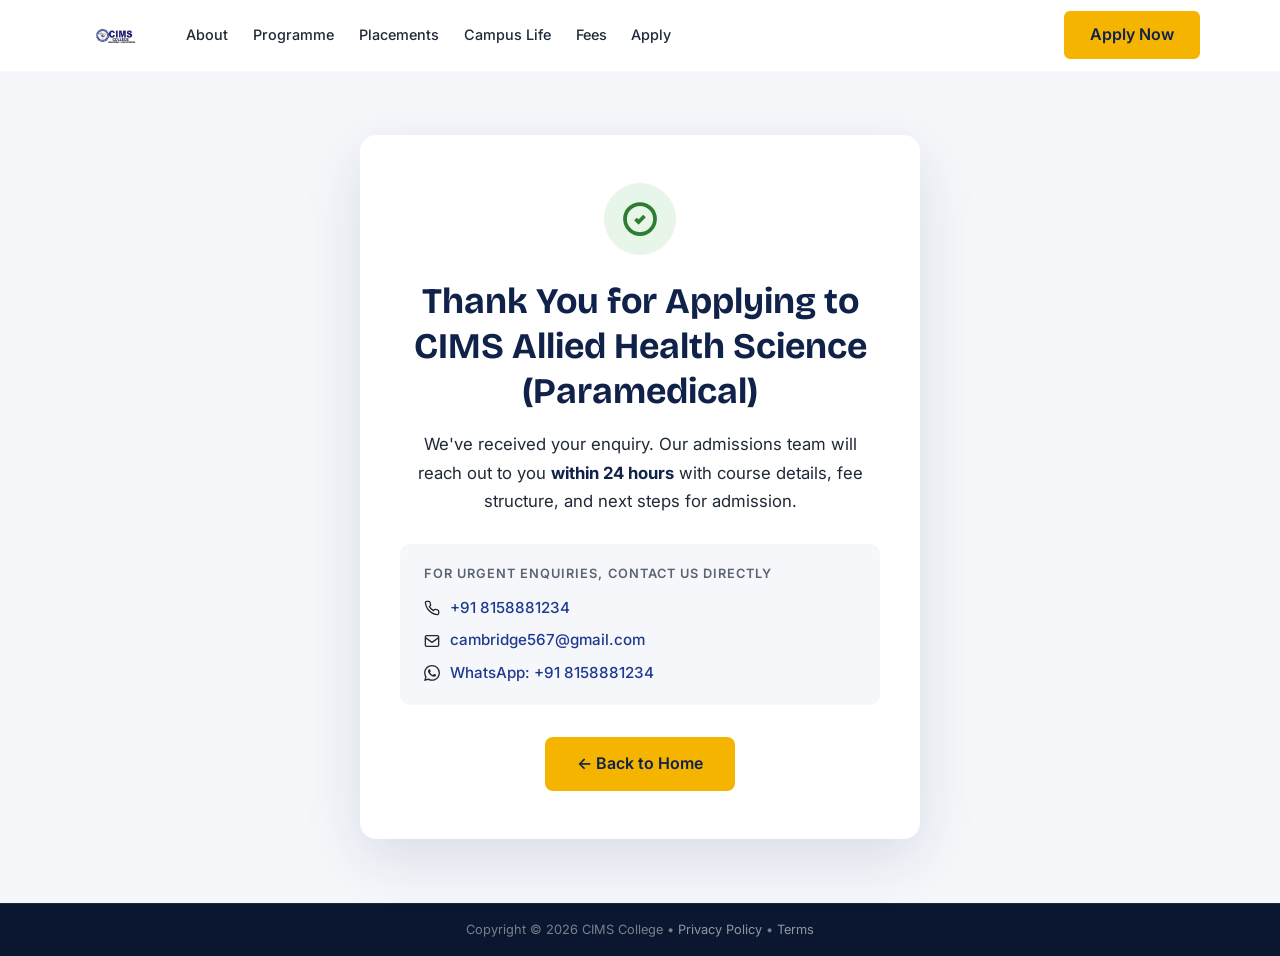
<file: thankyou.html>
<!DOCTYPE html>
<html lang="en">

<head>

  <!-- Event snippet for Paramedical -Course-Submit lead form-PD-S-N conversion page -->
  <script>
    gtag('event', 'conversion', { 'send_to': 'AW-11150551508/iXA8COHY6LMcENTT_8Qp' });
  </script>

  <meta charset="UTF-8">
  <meta name="viewport" content="width=device-width, initial-scale=1.0">
  <title>Thank You - CIMS Allied Health Science (Paramedical)</title>
  <meta name="description" content="Thank you for your enquiry. Our admissions team will contact you shortly.">
  <meta name="robots" content="noindex, nofollow">
  <!-- TODO: update canonical URL to final live domain -->
  <link rel="canonical" href="https://cimsgroup.org/allied-health-science/thankyou.html">

  <!-- Google Fonts -->
  <link rel="preconnect" href="https://fonts.googleapis.com">
  <link rel="preconnect" href="https://fonts.gstatic.com" crossorigin>
  <link
    href="https://fonts.googleapis.com/css2?family=Playfair+Display:wght@600;700;800&family=Inter:wght@400;500;600;700&family=Bricolage+Grotesque:opsz,wght@12..96,600;12..96,700;12..96,800&display=swap"
    rel="stylesheet">

  <link rel="stylesheet" href="styles.css">

  <style>
    :root {
      --sbihm-red: #1E3A8F;
      --sbihm-red-dark: #11224A;
      --sbihm-red-soft: #EAF0FB;
      --sbihm-black: #11224A;
      --sbihm-charcoal: #1F2937;
      --sbihm-gold: #F4B400;
      --sbihm-gold-light: #FAD74A;
      --sbihm-cream: #F5F7FB;
      --sbihm-paper: #FFFFFF;
      --sbihm-line: #DDE4EF;
      --sbihm-mute: #5B6473;
      --sbihm-success: #2E7D32;
      --sbihm-shadow: 0 8px 30px rgba(17, 34, 74, 0.08);
      --sbihm-shadow-lg: 0 20px 60px rgba(17, 34, 74, 0.12);
      --font-display: 'Bricolage Grotesque', 'Playfair Display', Georgia, serif;
      --font-serif: 'Playfair Display', Georgia, serif;
      --font-body: 'Inter', -apple-system, BlinkMacSystemFont, sans-serif;
    }

    *,
    *::before,
    *::after {
      box-sizing: border-box;
      margin: 0;
      padding: 0;
    }

    body {
      font-family: var(--font-body);
      color: var(--sbihm-black);
      background: var(--sbihm-paper);
      line-height: 1.6;
    }

    /* ── Thank-You Page Layout ── */
    .thankyou-page {
      min-height: calc(100vh - 120px);
      display: flex;
      align-items: center;
      justify-content: center;
      padding: 4rem 1.25rem;
      background: var(--sbihm-cream);
    }

    .thankyou-card {
      background: var(--sbihm-paper);
      border-radius: 16px;
      box-shadow: var(--sbihm-shadow-lg);
      padding: 3rem 2.5rem;
      max-width: 560px;
      width: 100%;
      text-align: center;
    }

    .thankyou-card__icon {
      width: 72px;
      height: 72px;
      background: #E8F5E9;
      border-radius: 50%;
      display: flex;
      align-items: center;
      justify-content: center;
      margin: 0 auto 1.5rem;
    }

    .thankyou-card__icon svg {
      color: var(--sbihm-success);
    }

    .thankyou-card__heading {
      font-family: var(--font-display);
      font-size: clamp(1.6rem, 3vw + 0.5rem, 2.25rem);
      font-weight: 700;
      color: var(--sbihm-black);
      line-height: 1.25;
      margin-bottom: 1rem;
    }

    .thankyou-card__body {
      font-size: 1.05rem;
      color: var(--sbihm-charcoal);
      margin-bottom: 1.75rem;
      line-height: 1.7;
    }

    .thankyou-card__body strong {
      color: var(--sbihm-black);
    }

    .thankyou-card__contact {
      background: var(--sbihm-cream);
      border-radius: 10px;
      padding: 1.25rem 1.5rem;
      margin-bottom: 2rem;
      text-align: left;
    }

    .thankyou-card__contact-title {
      font-size: 0.8rem;
      font-weight: 600;
      text-transform: uppercase;
      letter-spacing: 0.08em;
      color: var(--sbihm-mute);
      margin-bottom: 0.75rem;
    }

    .thankyou-card__contact-item {
      display: flex;
      align-items: center;
      gap: 0.625rem;
      font-size: 0.95rem;
      color: var(--sbihm-charcoal);
      margin-bottom: 0.5rem;
    }

    .thankyou-card__contact-item:last-child {
      margin-bottom: 0;
    }

    .thankyou-card__contact-link {
      color: var(--sbihm-red);
      text-decoration: none;
      font-weight: 500;
    }

    .thankyou-card__contact-link:hover {
      text-decoration: underline;
    }

    .thankyou-card__cta {
      display: inline-flex;
      align-items: center;
      gap: 0.5rem;
      background: var(--sbihm-gold);
      color: var(--sbihm-black);
      font-family: var(--font-body);
      font-size: 1rem;
      font-weight: 600;
      padding: 0.875rem 2rem;
      border-radius: 8px;
      text-decoration: none;
      transition: background 0.2s, transform 0.15s;
      border: none;
      cursor: pointer;
    }

    .thankyou-card__cta:hover {
      background: var(--sbihm-gold-light);
      transform: translateY(-1px);
    }

    @media (max-width: 480px) {
      .thankyou-card {
        padding: 2rem 1.25rem;
      }

      .thankyou-card__cta {
        width: 100%;
        justify-content: center;
      }
    }
  </style>
</head>

<body>

  <!-- Google Tag Manager (noscript) -->
  <noscript><iframe src="https://www.googletagmanager.com/ns.html?id=GTM-P2X9CBQM" height="0" width="0"
      style="display:none;visibility:hidden"></iframe></noscript>
  <!-- End Google Tag Manager (noscript) -->

  <!-- ===== SITE HEADER ===== -->
  <header class="site-header" id="site-header" role="banner">
    <div class="site-header__inner">
      <a href="index.html" class="site-header__logo" aria-label="CIMS College Home">
        <img src="assets/images/CIMS_logo.jpeg"
          alt="CIMS College — Cambridge Institute of Management Studies, West Bengal" width="200" height="52"
          loading="eager">
      </a>
      <nav class="site-nav" id="site-nav" aria-label="Main navigation">
        <ul class="site-nav__list" role="list">
          <li><a href="index.html#about" class="site-nav__link">About</a></li>
          <li><a href="index.html#programme" class="site-nav__link">Programme</a></li>
          <li><a href="index.html#placements" class="site-nav__link">Placements</a></li>
          <li><a href="index.html#campus" class="site-nav__link">Campus Life</a></li>
          <li><a href="index.html#fees" class="site-nav__link">Fees</a></li>
          <li><a href="index.html#apply" class="site-nav__link">Apply</a></li>
        </ul>
      </nav>
      <div class="site-header__actions">
        <a href="index.html#apply" class="btn btn--gold">Apply Now</a>
      </div>
    </div>
  </header>

  <!-- ===== THANK YOU CONTENT ===== -->
  <main id="main-content">
    <section class="thankyou-page" aria-labelledby="thankyou-heading">
      <div class="thankyou-card">

        <!-- Success icon -->
        <div class="thankyou-card__icon" aria-hidden="true">
          <svg viewBox="0 0 24 24" fill="none" stroke="currentColor" stroke-width="2.5" width="36" height="36">
            <circle cx="12" cy="12" r="10" />
            <path d="M9 12l2 2 4-4" />
          </svg>
        </div>

        <h1 class="thankyou-card__heading" id="thankyou-heading">
          Thank You for Applying to CIMS Allied Health Science (Paramedical)
        </h1>

        <p class="thankyou-card__body">
          We've received your enquiry. Our admissions team will reach out to you
          <strong>within 24 hours</strong> with course details, fee structure, and next steps for admission.
        </p>

        <div class="thankyou-card__contact" role="complementary" aria-label="Contact details for urgent enquiries">
          <p class="thankyou-card__contact-title">For urgent enquiries, contact us directly</p>

          <div class="thankyou-card__contact-item">
            <svg viewBox="0 0 24 24" fill="none" stroke="currentColor" stroke-width="2" width="16" height="16"
              aria-hidden="true">
              <path
                d="M22 16.92v3a2 2 0 01-2.18 2 19.79 19.79 0 01-8.63-3.07 19.5 19.5 0 01-6-6 19.79 19.79 0 01-3.07-8.67A2 2 0 014.11 2h3a2 2 0 012 1.72c.127.96.361 1.903.7 2.81a2 2 0 01-.45 2.11L8.09 9.91a16 16 0 006 6l1.27-1.27a2 2 0 012.11-.45c.907.339 1.85.573 2.81.7A2 2 0 0122 16.92z" />
            </svg>
            <a href="tel:+918158881234" class="thankyou-card__contact-link">+91 8158881234</a>
          </div>

          <div class="thankyou-card__contact-item">
            <svg viewBox="0 0 24 24" fill="none" stroke="currentColor" stroke-width="2" width="16" height="16"
              aria-hidden="true">
              <rect x="2" y="4" width="20" height="16" rx="2" />
              <path d="M22 7l-10 7L2 7" />
            </svg>
            <a href="mailto:cambridge567@gmail.com" class="thankyou-card__contact-link">cambridge567@gmail.com</a>
          </div>

          <div class="thankyou-card__contact-item">
            <svg viewBox="0 0 24 24" fill="currentColor" width="16" height="16" aria-hidden="true">
              <path
                d="M17.472 14.382c-.297-.149-1.758-.867-2.03-.967-.273-.099-.471-.148-.67.15-.197.297-.767.966-.94 1.164-.173.199-.347.223-.644.075-.297-.15-1.255-.463-2.39-1.475-.883-.788-1.48-1.761-1.653-2.059-.173-.297-.018-.458.13-.606.134-.133.298-.347.446-.52.149-.174.198-.298.298-.497.099-.198.05-.371-.025-.52-.075-.149-.669-1.612-.916-2.207-.242-.579-.487-.5-.669-.51-.173-.008-.371-.01-.57-.01-.198 0-.52.074-.792.372-.272.297-1.04 1.016-1.04 2.479 0 1.462 1.065 2.875 1.213 3.074.149.198 2.096 3.2 5.077 4.487.709.306 1.262.489 1.694.625.712.227 1.36.195 1.871.118.571-.085 1.758-.719 2.006-1.413.248-.694.248-1.289.173-1.413-.074-.124-.272-.198-.57-.347m-5.421 7.403h-.004a9.87 9.87 0 01-5.031-1.378l-.361-.214-3.741.982.998-3.648-.235-.374a9.86 9.86 0 01-1.51-5.26c.001-5.45 4.436-9.884 9.888-9.884 2.64 0 5.122 1.03 6.988 2.898a9.825 9.825 0 012.893 6.994c-.003 5.45-4.437 9.884-9.885 9.884m8.413-18.297A11.815 11.815 0 0012.05 0C5.495 0 .16 5.335.157 11.892c0 2.096.547 4.142 1.588 5.945L.057 24l6.305-1.654a11.882 11.882 0 005.683 1.448h.005c6.554 0 11.89-5.335 11.893-11.893a11.821 11.821 0 00-3.48-8.413z" />
            </svg>
            <a href="https://wa.me/918158881234" class="thankyou-card__contact-link" target="_blank"
              rel="noopener noreferrer">WhatsApp: +91 8158881234</a>
          </div>
        </div>

        <a href="index.html" class="thankyou-card__cta">
          ← Back to Home
        </a>

      </div>
    </section>
  </main>

  <!-- ===== FOOTER ===== -->
  <footer class="site-footer" role="contentinfo">
    <div class="site-footer__sub">
      <div class="container">
        <p class="site-footer__sub-text">
          Copyright &copy; 2026 CIMS College &bull;
          <a href="index.html" class="site-footer__sub-link">Privacy Policy</a> &bull;
          <a href="index.html" class="site-footer__sub-link">Terms</a>
        </p>
      </div>
    </div>
  </footer>

  <script src="script.js" defer></script>
</body>

</html>
</file>
<file: styles.css>
/* ==========================================================================
   CIMS College — Cambridge Institute of Management Studies
   Allied Health Science (Paramedical) Landing Page — styles.css
   Plan D Media | 2026
   Mobile-first. CSS custom properties. No frameworks.
   Sections:
   1. Reset & Base
   2. Layout Utilities
   3. Typography
   4. Buttons
   5. Utility Bar
   6. Header & Navigation
   7. Mobile Drawer
   8. Side CTA & Mobile Bottom Bar
   9. Call Now FAB
  10. Hero
  11. Stats Strip
  12. USP Cards (Why CIMS)
  13. Programme Section
  14. Career Outcomes
  15. Partners Logo Wall
  16. Campus Bento Grid
  17. Testimonials Carousel
  18. Benefits Section
  19. Admission Steps
  20. FAQ Accordion
  21. Apply / Lead Form Section
  22. CTA Banner
  23. Footer
  24. Modals
  25. Scroll-to-top
  26. Animations & Motion
   ========================================================================== */

/* ─── 1. Reset & Base ─────────────────────────────────────────────────────── */

*,
*::before,
*::after {
  box-sizing: border-box;
  margin: 0;
  padding: 0;
}

html {
  scroll-behavior: smooth;
  font-size: 16px;
  -webkit-text-size-adjust: 100%;
}

body {
  font-family: var(--font-body);
  color: var(--sbihm-black);
  background: var(--sbihm-paper);
  line-height: 1.6;
  overflow-x: hidden;
}

img,
picture,
video,
canvas,
svg {
  display: block;
  max-width: 100%;
}

input,
button,
textarea,
select {
  font: inherit;
}

p,
h1,
h2,
h3,
h4,
h5,
h6 {
  overflow-wrap: break-word;
}

ul,
ol {
  list-style: none;
}

a {
  color: inherit;
  text-decoration: none;
}

button {
  cursor: pointer;
  border: none;
  background: none;
}

.skip-link {
  position: absolute;
  top: -100px;
  left: 1rem;
  padding: 0.5rem 1rem;
  background: var(--sbihm-gold);
  color: var(--sbihm-black);
  font-weight: 600;
  border-radius: 0 0 4px 4px;
  z-index: 1000;
  transition: top 0.2s;
}

.skip-link:focus {
  top: 0;
}

/* ─── 2. Layout Utilities ─────────────────────────────────────────────────── */

.container {
  width: 100%;
  max-width: 1200px;
  margin-inline: auto;
  padding-inline: clamp(1rem, 4vw, 2.5rem);
}

.container--narrow {
  max-width: 800px;
}

.section {
  padding-block: clamp(3rem, 6vw, 6rem);
}

.section--cream {
  background: var(--sbihm-cream);
}

.section__header {
  text-align: center;
  max-width: 760px;
  margin-inline: auto;
  margin-bottom: clamp(2rem, 4vw, 3.5rem);
}

.section__title {
  font-family: var(--font-display);
  font-size: var(--fs-h2);
  font-weight: 800;
  line-height: 1.1;
  color: var(--sbihm-black);
  margin-bottom: 0.75rem;
}

.section__subtitle {
  font-size: var(--fs-lead);
  color: var(--sbihm-charcoal);
  line-height: 1.6;
}

.text-red {
  color: var(--sbihm-red);
}

.text-gold {
  color: var(--sbihm-gold);
}

/* ─── 3. Typography ───────────────────────────────────────────────────────── */

.icon {
  flex-shrink: 0;
}

.icon--sm {
  width: 16px;
  height: 16px;
}

/* ─── 4. Buttons ──────────────────────────────────────────────────────────── */

.btn {
  display: inline-flex;
  align-items: center;
  justify-content: center;
  gap: 0.4em;
  padding: 0.75rem 1.5rem;
  font-family: var(--font-body);
  font-size: 1rem;
  font-weight: 600;
  line-height: 1.2;
  border-radius: 6px;
  transition:
    background 0.18s ease,
    color 0.18s ease,
    transform 0.12s ease,
    box-shadow 0.18s ease;
  cursor: pointer;
  text-align: center;
  min-height: 44px;
  border: 2px solid transparent;
}

.btn:focus-visible {
  outline: 3px solid var(--sbihm-gold);
  outline-offset: 3px;
}

.btn--gold {
  background: var(--sbihm-gold);
  color: var(--sbihm-black);
  border-color: var(--sbihm-gold);
}

.btn--gold:hover {
  background: #d4a000;
  border-color: #d4a000;
  transform: translateY(-1px);
  box-shadow: 0 6px 20px rgba(244, 180, 0, 0.35);
}

.btn--gold:active {
  transform: translateY(0);
}

/* Primary CTA — CIMS royal blue */
.btn--primary {
  background: #1E3A8F;
  color: white;
  border-color: #1E3A8F;
}

.btn--primary:hover {
  background: #11224A;
  border-color: #11224A;
  transform: translateY(-1px);
  box-shadow: 0 6px 20px rgba(30, 58, 143, 0.35);
}

.btn--primary:active {
  transform: translateY(0);
}

.btn--outline-white {
  background: transparent;
  color: white;
  border-color: rgba(255, 255, 255, 0.7);
}

.btn--outline-white:hover {
  background: rgba(255, 255, 255, 0.1);
  border-color: white;
}

.btn--outline-red {
  background: transparent;
  color: var(--sbihm-red);
  border-color: var(--sbihm-red);
}

.btn--outline-red:hover {
  background: var(--sbihm-red-soft);
}

.btn--text {
  background: transparent;
  color: var(--sbihm-charcoal);
  padding: 0.5rem 0.75rem;
  font-weight: 500;
  border: none;
}

.btn--text:hover {
  color: var(--sbihm-red);
}

.btn--whatsapp {
  background: #25d366;
  color: white;
  border-color: #25d366;
}

.btn--whatsapp:hover {
  background: #1da851;
  border-color: #1da851;
  transform: translateY(-1px);
}

.btn--large {
  padding: 0.9rem 2rem;
  font-size: 1.05rem;
}

.btn--full {
  width: 100%;
}

.btn--submit {
  padding: 1rem;
  font-size: 1.05rem;
  font-weight: 700;
  letter-spacing: 0.01em;
}

/* ─── 5. Utility Bar ──────────────────────────────────────────────────────── */

.utility-bar {
  background: var(--sbihm-black);
  color: white;
  font-size: var(--fs-small);
  height: 35px;
  display: flex;
  align-items: center;
}

.utility-bar__inner {
  width: 100%;
  max-width: 1200px;
  margin-inline: auto;
  padding-inline: clamp(1rem, 4vw, 2.5rem);
  display: flex;
  flex-wrap: wrap;
  align-items: center;
  justify-content: space-between;
  gap: 1rem;
}

.utility-bar__announce {
  display: none;
  align-items: center;
  gap: 0.4rem;
  font-weight: 500;
}

.utility-bar__contact {
  display: flex;
  align-items: center;
  gap: 1rem;
  margin-inline: auto;
}

.utility-bar__link {
  display: inline-flex;
  align-items: center;
  gap: 0.35rem;
  color: rgba(255, 255, 255, 0.85);
  font-weight: 500;
  transition: color 0.15s;
}

.utility-bar__link:hover {
  color: var(--sbihm-gold);
}

.utility-bar__whatsapp {
  color: #4ade80;
}

.utility-bar__whatsapp:hover {
  color: #22c55e;
}

@media (min-width: 768px) {
  .utility-bar__announce {
    display: inline-flex;
  }

  .utility-bar__contact {
    margin-inline: 0;
  }
}

/* ─── 6. Header & Navigation ──────────────────────────────────────────────── */

.site-header {
  position: sticky;
  top: 0;
  z-index: 900;
  background: var(--sbihm-paper);
  border-bottom: 1px solid transparent;
  transition:
    border-color 0.2s,
    box-shadow 0.2s;
}

.site-header.scrolled {
  border-bottom-color: var(--sbihm-line);
  box-shadow: var(--sbihm-shadow);
}

.site-header__inner {
  max-width: 1200px;
  margin-inline: auto;
  padding-inline: clamp(1rem, 4vw, 2.5rem);
  height: 70px;
  display: flex;
  align-items: center;
  gap: 1.5rem;
}

.site-header__logo img {
  height: 60px;
  width: auto;
}

.site-nav {
  display: none;
  flex: 1;
}

.site-nav__list {
  display: flex;
  align-items: center;
  gap: 0.25rem;
}

.site-nav__link {
  padding: 0.4rem 0.65rem;
  font-size: 0.9rem;
  font-weight: 500;
  color: var(--sbihm-charcoal);
  border-radius: 4px;
  transition:
    color 0.15s,
    background 0.15s;
  white-space: nowrap;
}

.site-nav__link:hover,
.site-nav__link[aria-current="page"] {
  color: var(--sbihm-red);
  background: var(--sbihm-red-soft);
}

.site-nav__link:focus-visible {
  outline: 2px solid var(--sbihm-gold);
  outline-offset: 2px;
}

.site-header__actions {
  display: none;
  align-items: center;
  gap: 0.5rem;
  margin-left: auto;
}

.hamburger {
  display: flex;
  flex-direction: column;
  justify-content: space-between;
  width: 44px;
  height: 44px;
  padding: 12px 8px;
  margin-left: auto;
  cursor: pointer;
  background: none;
  border: none;
}

.hamburger:focus-visible {
  outline: 2px solid var(--sbihm-gold);
  outline-offset: 4px;
  border-radius: 2px;
}

.hamburger__bar {
  display: block;
  width: 100%;
  height: 2px;
  background: var(--sbihm-black);
  border-radius: 2px;
  transition:
    transform 0.2s,
    opacity 0.2s;
}

.hamburger[aria-expanded="true"] .hamburger__bar:nth-child(1) {
  transform: translateY(9px) rotate(45deg);
}

.hamburger[aria-expanded="true"] .hamburger__bar:nth-child(2) {
  opacity: 0;
}

.hamburger[aria-expanded="true"] .hamburger__bar:nth-child(3) {
  transform: translateY(-9px) rotate(-45deg);
}

@media (min-width: 1024px) {
  .site-header__logo img {
    height: 72px;
  }

  .site-nav {
    display: flex;
  }

  .site-header__actions {
    display: flex;
  }

  .hamburger {
    display: none;
  }
}

/* ─── 7. Mobile Drawer ────────────────────────────────────────────────────── */

.mobile-drawer {
  position: fixed;
  inset: 0;
  z-index: 950;
  display: flex;
  pointer-events: none;
  visibility: hidden;
}

.mobile-drawer[aria-hidden="false"] {
  pointer-events: auto;
  visibility: visible;
}

.mobile-drawer__backdrop {
  position: absolute;
  inset: 0;
  background: rgba(26, 26, 26, 0.55);
  opacity: 0;
  transition: opacity 0.25s;
}

.mobile-drawer[aria-hidden="false"] .mobile-drawer__backdrop {
  opacity: 1;
}

.mobile-drawer__panel {
  position: relative;
  background: var(--sbihm-paper);
  width: min(320px, 90vw);
  height: 100%;
  margin-left: auto;
  padding: 2rem 1.5rem;
  display: flex;
  flex-direction: column;
  gap: 2rem;
  transform: translateX(100%);
  transition: transform 0.28s cubic-bezier(0.4, 0, 0.2, 1);
  overflow-y: auto;
}

.mobile-drawer[aria-hidden="false"] .mobile-drawer__panel {
  transform: translateX(0);
}

.mobile-drawer__close {
  position: absolute;
  top: 1rem;
  right: 1rem;
  width: 44px;
  height: 44px;
  display: flex;
  align-items: center;
  justify-content: center;
  border-radius: 50%;
  color: var(--sbihm-charcoal);
  transition: background 0.15s;
}

.mobile-drawer__close:hover {
  background: var(--sbihm-line);
}

.mobile-drawer__close:focus-visible {
  outline: 2px solid var(--sbihm-gold);
}

.mobile-drawer__list {
  display: flex;
  flex-direction: column;
  margin-top: 2rem;
}

.mobile-drawer__link {
  display: block;
  padding: 0.85rem 0;
  font-size: 1.1rem;
  font-weight: 600;
  color: var(--sbihm-black);
  border-bottom: 1px solid var(--sbihm-line);
  transition: color 0.15s;
}

.mobile-drawer__link:hover {
  color: var(--sbihm-red);
}

.mobile-drawer__ctas {
  display: flex;
  flex-direction: column;
  gap: 0.75rem;
  margin-top: auto;
}

/* ─── 8. Side CTA & Mobile Bottom Bar ────────────────────────────────────── */

.side-cta {
  display: none;
  position: fixed;
  right: 0;
  top: 50%;
  transform: translateY(-50%);
  z-index: 800;
  background: var(--sbihm-red);
  color: white;
  font-size: 0.8rem;
  font-weight: 700;
  letter-spacing: 0.05em;
  text-transform: uppercase;
  padding: 0.75rem 0.5rem;
  border-radius: 6px 0 0 6px;
  writing-mode: vertical-rl;
  text-orientation: mixed;
  transform: translateY(-50%) rotate(180deg);
  transition:
    background 0.18s,
    right 0.15s;
  box-shadow: -2px 4px 12px rgba(0, 0, 0, 0.2);
}

/* Undo the rotate for the translateY positioning */
.side-cta {
  transform-origin: right center;
  right: 0;
  top: 50%;
  transform: translateY(-50%);
}

.side-cta span {
  display: block;
  writing-mode: vertical-lr;
  transform: rotate(180deg);
}

.side-cta:hover {
  background: var(--sbihm-red-dark);
}

.side-cta:focus-visible {
  outline: 3px solid var(--sbihm-gold);
  outline-offset: 3px;
}

@media (min-width: 768px) {
  .side-cta {
    display: flex;
    align-items: center;
    justify-content: center;
  }
}

.mobile-bottom-cta {
  display: block;
  position: fixed;
  bottom: 0;
  left: 0;
  right: 0;
  z-index: 800;
  background: var(--sbihm-gold);
}

.mobile-bottom-cta__link {
  display: block;
  width: 100%;
  text-align: center;
  padding: 0.9rem 1rem;
  font-weight: 700;
  font-size: 1rem;
  color: var(--sbihm-black);
  min-height: 54px;
  display: flex;
  align-items: center;
  justify-content: center;
}

.mobile-bottom-cta__link:focus-visible {
  outline: 3px solid var(--sbihm-black);
  outline-offset: -3px;
}

@media (min-width: 768px) {
  .mobile-bottom-cta {
    display: none;
  }
}

/* ─── 9. Call Now FAB ─────────────────────────────────────────────────────── */

.call-fab {
  position: fixed;
  bottom: 80px;
  right: 1.25rem;
  z-index: 800;
  width: 60px;
  height: 60px;
  border-radius: 50%;
  background: #1E3A8F;
  display: flex;
  align-items: center;
  justify-content: center;
  box-shadow: 0 4px 16px rgba(30, 58, 143, 0.45);
  transition:
    transform 0.2s,
    box-shadow 0.2s;
  animation: call-bounce 5s ease-in-out infinite;
}

.call-fab:hover {
  transform: scale(1.08);
  box-shadow: 0 6px 24px rgba(30, 58, 143, 0.55);
  animation-play-state: paused;
}

.call-fab:focus-visible {
  outline: 3px solid var(--sbihm-gold);
  outline-offset: 4px;
}

.call-fab__icon {
  width: 32px;
  height: 32px;
  flex-shrink: 0;
}

.call-fab__tooltip {
  position: absolute;
  right: calc(100% + 12px);
  top: 50%;
  transform: translateY(-50%);
  background: var(--sbihm-black);
  color: white;
  font-size: 0.8rem;
  font-weight: 500;
  white-space: nowrap;
  padding: 0.4rem 0.75rem;
  border-radius: 4px;
  pointer-events: none;
  opacity: 0;
  transition: opacity 0.2s;
}

.call-fab__tooltip::after {
  content: "";
  position: absolute;
  left: 100%;
  top: 50%;
  transform: translateY(-50%);
  border: 5px solid transparent;
  border-left-color: var(--sbihm-black);
}

.call-fab:hover .call-fab__tooltip {
  opacity: 1;
}

@media (min-width: 768px) {
  .call-fab {
    bottom: 2rem;
  }
}

/* ─── 10. Hero ────────────────────────────────────────────────────────────── */

.hero {
  position: relative;
  padding-block: clamp(6.5rem, 3vw, 2.5rem);
  padding-bottom: 1 rem;
  background: var(--sbihm-black);
}

.hero::before {
  content: "";
  position: absolute;
  top: 0;
  left: 0;
  right: 0;
  bottom: 0;
  background-size: cover;
  background-position: center;
  background-image: url("assets/campus/Campus1.jpeg");
  animation: heroSlideShow 24s infinite;
  z-index: 0;
}

@keyframes heroSlideShow {
  0% {
    background-image: url("assets/campus/Campus1.jpeg");
  }

  33.33% {
    background-image: url("assets/campus/Campus1.jpeg");
  }

  33.34% {
    background-image: url("assets/campus/Campus4.jpeg");
  }

  100% {
    background-image: url("assets/campus/Campus4.jpeg");
  }
}

.hero::after {
  content: "";
  position: absolute;
  top: 0;
  left: 0;
  right: 0;
  bottom: 0;
  background: linear-gradient(
    135deg,
    rgba(17, 34, 74, 0.82) 0%,
    rgba(17, 34, 74, 0.70) 100%
  );
  z-index: 1;
}

.hero__inner {
  max-width: 1200px;
  margin-inline: auto;
  padding-inline: clamp(1rem, 4vw, 2.5rem);
  display: flex;
  flex-direction: column;
  gap: 3rem;
  align-items: flex-start;
  position: relative;
  z-index: 2;
}

.hero__content {
  flex: 1;
  color: white;
  max-width: 550px;
  position: relative;
  z-index: 3;
}

.hero__pre-headline {
  display: inline-flex;
  align-items: center;
  gap: 0.5rem;
  font-size: 0.65rem;
  font-weight: 700;
  letter-spacing: 0.12em;
  text-transform: uppercase;
  color: var(--sbihm-gold);
  margin-bottom: 0.75rem;
  background: rgba(255, 255, 255, 0.08);
  padding: 0.28rem 0.6rem;
  border-radius: 999px;
  border: 1px solid rgba(212, 160, 23, 0.4);
}

.hero__headline {
  font-family: var(--font-display);
  font-size: clamp(1.8rem, 3.5vw + 0.8rem, 3rem);
  font-weight: 800;
  line-height: 1.06;
  color: white;
  margin-bottom: 0.85rem;
}

.hero__sub {
  font-size: clamp(0.85rem, 0.3vw + 0.8rem, 0.95rem);
  line-height: 1.6;
  color: rgba(255, 255, 255, 0.9);
  margin-bottom: 1rem;
  max-width: 58ch;
}

.hero__badges {
  display: flex;
  flex-wrap: wrap;
  gap: 0.4rem;
  margin-bottom: 1.25rem;
}

.hero__badge {
  font-size: 0.68rem;
  font-weight: 700;
  letter-spacing: 0.06em;
  color: white;
  background: rgba(255, 255, 255, 0.15);
  border: 1px solid rgba(255, 255, 255, 0.35);
  padding: 0.24rem 0.55rem;
  border-radius: 4px;
}

.hero__ctas {
  display: flex;
  flex-wrap: wrap;
  gap: 0.6rem;
  margin-bottom: 0.75rem;
}

.hero__trust-micro {
  display: flex;
  flex-wrap: wrap;
  gap: 0.75rem;
  font-size: 0.75rem;
  color: rgba(255, 255, 255, 0.8);
  font-weight: 500;
}

.hero__visual {
  position: relative;
  width: min(100%, 380px);
  z-index: 3;
  margin-top: 1rem;
}

.hero__image-wrap {
  position: relative;
  display: inline-block;
  width: 100%;
  max-width: 480px;
}

.hero__image {
  width: 100%;
  height: auto;
  display: block;
  border-radius: 12px 12px 0 0;
  object-fit: cover;
  object-position: top center;
  aspect-ratio: 4/5;

  /* Placeholder gradient while image loads */
  background: linear-gradient(
    160deg,
    rgba(255, 255, 255, 0.1) 0%,
    rgba(255, 255, 255, 0.05) 100%
  );
}

.hero__rating-card {
  position: absolute;
  top: 1.5rem;
  right: -0.5rem;
  background: white;
  border-radius: 10px;
  padding: 0.85rem 1rem;
  box-shadow: var(--sbihm-shadow-lg);
  min-width: 160px;
  text-align: center;
}

.hero__rating-stars {
  color: var(--sbihm-gold);
  font-size: 0.9rem;
  letter-spacing: 0.05em;
  margin-bottom: 0.15rem;
}

.hero__rating-score {
  font-family: var(--font-display);
  font-size: 1.75rem;
  font-weight: 800;
  color: var(--sbihm-black);
  line-height: 1;
}

.hero__rating-max {
  font-size: 1rem;
  color: var(--sbihm-mute);
  font-weight: 500;
}

.hero__rating-label {
  font-size: 0.72rem;
  color: var(--sbihm-mute);
  margin-top: 0.25rem;
  line-height: 1.35;
}

.hero__rating-logos {
  display: flex;
  align-items: center;
  justify-content: center;
  gap: 0.5rem;
  margin-top: 0.4rem;
  color: var(--sbihm-mute);
}

@media (min-width: 768px) {
  .hero__inner {
    flex-direction: row;
    align-items: center;
    justify-content: space-between;
    gap: 3rem;
    max-width: none;
    padding-inline-end: 0;
  }

  .hero__content {
    padding-top: 0;
  }

  .hero__visual {
    width: auto;
    flex-shrink: 0;
    margin-top: 0;
    margin-left: auto;
    display: flex;
    justify-content: flex-end;
    padding-right: clamp(1rem, 2vw, 2rem);
  }

  .hero__image-wrap {
    max-width: 100%;
  }

  .hero__rating-card {
    right: -1rem;
  }
}

@media (max-width: 767px) {
  /* Stacked layout on small screens is now the default, but keeping this block in case other mobile tweaks are needed */
  .hero__content {
    padding-top: 0.5rem;
  }

  .hero__visual {
    margin-top: 1rem;
    padding-right: 0;
    width: 100%;
  }

  .hero-form {
    width: 100%;
    max-width: 100%;
  }
}

@media (min-width: 1024px) {
  .hero__visual {
    width: 42%;
  }
}

/* ─── 10b. Hero Enquiry Form ─────────────────────────────────────────────── */

.hero__image-wrap {
  max-width: 100%;
}

.hero-form {
  background: rgba(255, 255, 255, 0.07);
  backdrop-filter: blur(18px);
  -webkit-backdrop-filter: blur(18px);
  border: 1px solid rgba(255, 255, 255, 0.18);
  border-radius: 14px;
  padding: 0;
  overflow: hidden;
  box-shadow:
    0 8px 32px rgba(0, 0, 0, 0.18),
    0 0 0 1px rgba(255, 255, 255, 0.06) inset;
  animation: heroFormSlideIn 0.7s cubic-bezier(0.22, 1, 0.36, 1) forwards;
  opacity: 0;
  transform: translateY(20px);
  max-width: 480px;
  width: 100%;
}

@keyframes heroFormSlideIn {
  to {
    opacity: 1;
    transform: translateY(0);
  }
}

/* Header */
.hero-form__header {
  background: rgba(255, 255, 255, 0.1);
  padding: 0.75rem 1rem;
  border-bottom: 1px solid rgba(255, 255, 255, 0.12);
}

.hero-form__badge-strip {
  display: inline-flex;
  align-items: center;
  gap: 0.45rem;
  font-size: 0.6rem;
  font-weight: 700;
  letter-spacing: 0.1em;
  text-transform: uppercase;
  color: var(--sbihm-gold-light);
  margin-bottom: 0.35rem;
}

.hero-form__live-dot {
  width: 8px;
  height: 8px;
  border-radius: 50%;
  background: #4ade80;
  display: inline-block;
  animation: livePulse 2s ease-in-out infinite;
  flex-shrink: 0;
}

@keyframes livePulse {
  0%,
  100% {
    opacity: 1;
    box-shadow: 0 0 0 0 rgba(74, 222, 128, 0.5);
  }

  50% {
    opacity: 0.7;
    box-shadow: 0 0 0 6px rgba(74, 222, 128, 0);
  }
}

.hero-form__title {
  font-family: var(--font-display);
  font-size: clamp(1rem, 1.2vw + 0.5rem, 1.2rem);
  font-weight: 800;
  color: white;
  line-height: 1.15;
  margin-bottom: 0.2rem;
}

.hero-form__subtitle {
  font-size: 0.72rem;
  color: rgba(255, 255, 255, 0.7);
  line-height: 1.4;
}

/* Form Body */
.hero-form__body {
  padding: 0.75rem 1rem 1rem;
  display: flex;
  flex-direction: column;
  gap: 0.5rem;
}

/* Field Groups */
.hero-form__group {
  display: flex;
  flex-direction: column;
  gap: 0.3rem;
}

.hero-form__label {
  font-size: 0.68rem;
  font-weight: 600;
  color: rgba(255, 255, 255, 0.85);
  letter-spacing: 0.02em;
}

.hero-form__req {
  color: var(--sbihm-gold);
  font-weight: 700;
}

/* Input Wrap */
.hero-form__input-wrap {
  position: relative;
  display: flex;
  align-items: center;
}

.hero-form__field-icon {
  position: absolute;
  left: 0.85rem;
  color: rgba(255, 255, 255, 0.45);
  pointer-events: none;
  z-index: 1;
  flex-shrink: 0;
  transition: color 0.2s;
}

.hero-form__input-wrap:focus-within .hero-form__field-icon {
  color: var(--sbihm-gold);
}

/* Inputs */
.hero-form__input {
  width: 100%;
  padding: 0.42rem 0.6rem 0.42rem 2.2rem;
  font-family: var(--font-body);
  font-size: 0.82rem;
  font-weight: 500;
  color: white;
  background: rgba(255, 255, 255, 0.08);
  border: 1.5px solid rgba(255, 255, 255, 0.18);
  border-radius: 8px;
  outline: none;
  transition:
    border-color 0.2s,
    background 0.2s,
    box-shadow 0.2s;
  min-height: 44px;
}

.hero-form__input::placeholder {
  color: rgba(255, 255, 255, 0.35);
  font-weight: 400;
}

.hero-form__input:hover {
  border-color: rgba(255, 255, 255, 0.3);
  background: rgba(255, 255, 255, 0.1);
}

.hero-form__input:focus {
  border-color: var(--sbihm-gold);
  background: rgba(255, 255, 255, 0.12);
  box-shadow: 0 0 0 3px rgba(244, 180, 0, 0.18);
}

/* Phone specific */
.hero-form__input-wrap--phone {
  position: relative;
}

.hero-form__phone-prefix {
  position: absolute;
  left: 0;
  top: 0;
  bottom: 0;
  display: flex;
  align-items: center;
  gap: 0.35rem;
  padding: 0 0.75rem;
  font-size: 0.85rem;
  font-weight: 600;
  color: rgba(255, 255, 255, 0.7);
  border-right: 1.5px solid rgba(255, 255, 255, 0.15);
  z-index: 1;
  pointer-events: none;
}

.hero-form__phone-prefix .hero-form__field-icon {
  position: static;
  color: rgba(255, 255, 255, 0.45);
}

.hero-form__input--phone {
  padding-left: 5.5rem;
}

/* Select styling */
.hero-form__select {
  appearance: none;
  -webkit-appearance: none;
  cursor: pointer;
}

.hero-form__select option {
  background: var(--sbihm-black);
  color: white;
  padding: 0.5rem;
}

.hero-form__select optgroup {
  background: #2a2a2a;
  color: rgba(255, 255, 255, 0.6);
  font-weight: 700;
  font-size: 0.8rem;
}

.hero-form__input-wrap--select {
  position: relative;
}

.hero-form__select-arrow {
  position: absolute;
  right: 0.85rem;
  color: rgba(255, 255, 255, 0.45);
  pointer-events: none;
  transition:
    transform 0.2s,
    color 0.2s;
}

.hero-form__input-wrap--select:focus-within .hero-form__select-arrow {
  color: var(--sbihm-gold);
  transform: rotate(180deg);
}

/* Checkbox Group */
.hero-form__checkbox-group {
  display: flex;
  flex-wrap: wrap;
  gap: 0.5rem;
}

.hero-form__checkbox {
  position: absolute;
  opacity: 0;
  width: 0;
  height: 0;
  pointer-events: none;
}

.hero-form__checkbox-label {
  display: inline-flex;
  align-items: center;
  gap: 0.5rem;
  cursor: pointer;
  font-size: 0.85rem;
  font-weight: 500;
  color: rgba(255, 255, 255, 0.85);
  padding: 0.55rem 0.85rem;
  background: rgba(255, 255, 255, 0.06);
  border: 1.5px solid rgba(255, 255, 255, 0.15);
  border-radius: 8px;
  transition:
    border-color 0.2s,
    background 0.2s,
    box-shadow 0.2s;
  user-select: none;
}

.hero-form__checkbox-label:hover {
  border-color: rgba(255, 255, 255, 0.3);
  background: rgba(255, 255, 255, 0.1);
}

.hero-form__checkbox-custom {
  width: 18px;
  height: 18px;
  border: 2px solid rgba(255, 255, 255, 0.35);
  border-radius: 4px;
  flex-shrink: 0;
  position: relative;
  transition:
    border-color 0.2s,
    background 0.2s;
}

.hero-form__checkbox-custom::after {
  content: "";
  position: absolute;
  inset: 2px;
  border-radius: 2px;
  background: var(--sbihm-gold);
  opacity: 0;
  transform: scale(0.3);
  transition:
    opacity 0.2s,
    transform 0.2s;
}

.hero-form__checkbox:checked ~ .hero-form__checkbox-custom {
  border-color: var(--sbihm-gold);
  background: rgba(212, 160, 23, 0.1);
}

.hero-form__checkbox:checked ~ .hero-form__checkbox-custom::after {
  opacity: 1;
  transform: scale(1);
}

.hero-form__checkbox:checked ~ span:last-child {
  color: white;
}

.hero-form__checkbox:focus-visible ~ .hero-form__checkbox-custom {
  outline: 2px solid var(--sbihm-gold);
  outline-offset: 2px;
}

/* When the parent label is for a checked checkbox, highlight the whole label */
.hero-form__checkbox:checked + .hero-form__checkbox-custom {
  border-color: var(--sbihm-gold);
  background: rgba(212, 160, 23, 0.1);
}

.hero-form__checkbox:checked + .hero-form__checkbox-custom::after {
  opacity: 1;
  transform: scale(1);
}

/* WhatsApp checkbox special styles */
.hero-form__checkbox-label--whatsapp {
  background: rgba(37, 211, 102, 0.08);
  border-color: rgba(37, 211, 102, 0.25);
  padding: 0.65rem 0.85rem;
  border-radius: 8px;
}

.hero-form__checkbox-label--whatsapp:hover {
  background: rgba(37, 211, 102, 0.14);
  border-color: rgba(37, 211, 102, 0.4);
}

.hero-form__checkbox-custom--whatsapp {
  border-color: rgba(37, 211, 102, 0.5);
}

.hero-form__checkbox:checked ~ .hero-form__checkbox-custom--whatsapp {
  border-color: #25d366;
  background: rgba(37, 211, 102, 0.15);
}

.hero-form__checkbox:checked ~ .hero-form__checkbox-custom--whatsapp::after {
  background: #25d366;
}

.hero-form__whatsapp-text {
  display: inline-flex;
  align-items: center;
  gap: 0.35rem;
  font-size: 0.82rem;
  color: rgba(255, 255, 255, 0.8);
}

.hero-form__whatsapp-text svg {
  flex-shrink: 0;
  display: inline-block;
}

/* Error States */
.hero-form__error {
  font-size: 0.72rem;
  font-weight: 500;
  color: #fca5a5;
  min-height: 0;
  max-height: 0;
  overflow: hidden;
  opacity: 0;
  transition:
    min-height 0.2s,
    max-height 0.2s,
    opacity 0.2s;
}

.hero-form__error:not(:empty) {
  min-height: 1rem;
  max-height: 2rem;
  opacity: 1;
}

.hero-form__group--error .hero-form__input {
  border-color: #f87171;
  background: rgba(248, 113, 113, 0.08);
}

.hero-form__group--error .hero-form__field-icon {
  color: #f87171;
}

.hero-form__group--error .hero-form__checkbox-label {
  border-color: #f87171;
}

/* Submit Button */
.hero-form__submit {
  width: 100%;
  display: flex;
  align-items: center;
  justify-content: center;
  gap: 0.5rem;
  padding: 0.6rem 1rem;
  font-family: var(--font-body);
  font-size: 0.95rem;
  font-weight: 700;
  letter-spacing: 0.02em;
  color: white;
  background: linear-gradient(
    135deg,
    #1E3A8F 0%,
    #2a4fad 50%,
    #11224A 100%
  );
  background-size: 200% 200%;
  border: none;
  border-radius: 8px;
  cursor: pointer;
  min-height: 44px;
  position: relative;
  overflow: hidden;
  transition:
    transform 0.15s,
    box-shadow 0.2s,
    background-position 0.4s;
  box-shadow:
    0 4px 15px rgba(30, 58, 143, 0.35),
    0 1px 3px rgba(0, 0, 0, 0.1);
}

.hero-form__submit:hover {
  transform: translateY(-1px);
  box-shadow:
    0 6px 25px rgba(30, 58, 143, 0.45),
    0 2px 6px rgba(0, 0, 0, 0.12);
  background-position: 100% 100%;
}

.hero-form__submit:active {
  transform: translateY(0);
  box-shadow: 0 2px 8px rgba(30, 58, 143, 0.3);
}

.hero-form__submit:focus-visible {
  outline: 3px solid white;
  outline-offset: 2px;
}

.hero-form__submit::before {
  content: "";
  position: absolute;
  inset: 0;
  background: linear-gradient(
    90deg,
    transparent 0%,
    rgba(255, 255, 255, 0.3) 50%,
    transparent 100%
  );
  transform: translateX(-100%);
  transition: transform 0.6s;
}

.hero-form__submit:hover::before {
  transform: translateX(100%);
}

.hero-form__submit-arrow {
  transition: transform 0.2s;
}

.hero-form__submit:hover .hero-form__submit-arrow {
  transform: translateX(3px);
}

/* Loading state */
.hero-form__submit--loading .hero-form__submit-text,
.hero-form__submit--loading .hero-form__submit-arrow {
  opacity: 0;
}

.hero-form__submit-loader {
  display: none;
  position: absolute;
  width: 22px;
  height: 22px;
  border: 3px solid rgba(255, 255, 255, 0.3);
  border-top-color: white;
  border-radius: 50%;
  animation: formSpin 0.7s linear infinite;
}

.hero-form__submit--loading .hero-form__submit-loader {
  display: block;
}

@keyframes formSpin {
  to {
    transform: rotate(360deg);
  }
}

/* Privacy note */
.hero-form__privacy {
  display: flex;
  align-items: center;
  gap: 0.35rem;
  font-size: 0.7rem;
  color: rgba(255, 255, 255, 0.45);
  line-height: 1.4;
  justify-content: center;
}

.hero-form__privacy svg {
  flex-shrink: 0;
  opacity: 0.5;
}

/* ─── Success Toast Notification ─────────────────────────────────────────── */

.success-toast {
  position: fixed;
  top: 1.25rem;
  right: 1.25rem;
  z-index: 10000;
  display: flex;
  align-items: flex-start;
  gap: 0.85rem;
  background: white;
  border-radius: 14px;
  padding: 1.15rem 1.35rem;
  padding-right: 3rem;
  max-width: 420px;
  width: calc(100% - 2.5rem);
  box-shadow:
    0 20px 60px rgba(0, 0, 0, 0.18),
    0 4px 16px rgba(0, 0, 0, 0.08),
    0 0 0 1px rgba(0, 0, 0, 0.04);
  border-left: 4px solid #22c55e;
  overflow: hidden;

  /* Entrance animation */
  animation: toastSlideIn 0.5s cubic-bezier(0.22, 1, 0.36, 1) forwards;
  transform: translateX(calc(100% + 2rem));
  opacity: 0;
}

.success-toast[hidden] {
  display: none;
}

.success-toast.toast--dismissing {
  animation: toastSlideOut 0.35s cubic-bezier(0.4, 0, 1, 1) forwards;
}

@keyframes toastSlideIn {
  from {
    transform: translateX(calc(100% + 2rem));
    opacity: 0;
  }

  to {
    transform: translateX(0);
    opacity: 1;
  }
}

@keyframes toastSlideOut {
  from {
    transform: translateX(0);
    opacity: 1;
  }

  to {
    transform: translateX(calc(100% + 2rem));
    opacity: 0;
  }
}

.success-toast__icon {
  flex-shrink: 0;
  width: 42px;
  height: 42px;
  border-radius: 50%;
  background: linear-gradient(135deg, #dcfce7 0%, #bbf7d0 100%);
  display: flex;
  align-items: center;
  justify-content: center;
  color: #16a34a;
  animation: toastIconPop 0.4s 0.25s cubic-bezier(0.34, 1.56, 0.64, 1) both;
}

@keyframes toastIconPop {
  0% {
    transform: scale(0);
  }

  100% {
    transform: scale(1);
  }
}

.success-toast__content {
  flex: 1;
  min-width: 0;
}

.success-toast__title {
  font-family: var(--font-display);
  font-size: 1rem;
  font-weight: 800;
  color: var(--sbihm-black);
  line-height: 1.3;
  margin-bottom: 0.2rem;
}

.success-toast__text {
  font-size: 0.82rem;
  color: var(--sbihm-mute);
  line-height: 1.45;
}

.success-toast__close {
  position: absolute;
  top: 0.75rem;
  right: 0.75rem;
  width: 28px;
  height: 28px;
  border-radius: 50%;
  display: flex;
  align-items: center;
  justify-content: center;
  color: var(--sbihm-mute);
  background: none;
  border: none;
  cursor: pointer;
  transition:
    background 0.15s,
    color 0.15s;
}

.success-toast__close:hover {
  background: #f3f4f6;
  color: var(--sbihm-black);
}

.success-toast__close:focus-visible {
  outline: 2px solid var(--sbihm-gold);
  outline-offset: 2px;
}

.success-toast__progress {
  position: absolute;
  bottom: 0;
  left: 0;
  right: 0;
  height: 3px;
  background: linear-gradient(90deg, #22c55e 0%, #4ade80 100%);
  transform-origin: left;
  animation: toastProgress 8s linear forwards;
  border-radius: 0 0 14px 14px;
}

@keyframes toastProgress {
  from {
    transform: scaleX(1);
  }

  to {
    transform: scaleX(0);
  }
}

/* Mobile: full-width at top */
@media (max-width: 480px) {
  .success-toast {
    top: 0.75rem;
    right: 0.75rem;
    left: 0.75rem;
    width: auto;
    max-width: none;
  }
}

/* ─── Hero Form Responsive ─────────────────────────────────────────────── */

@media (min-width: 768px) {
  .hero__image-wrap {
    max-width: 100%;
  }

  .hero-form__body {
    padding: 1.25rem 1.75rem 1.75rem;
  }

  .hero-form__header {
    padding: 1.25rem 1.75rem;
  }

  .hero-form__checkbox-group {
    gap: 0.6rem;
  }
}

@media (min-width: 1024px) {
  .hero-form {
    animation-delay: 0.3s;
  }
}

/* ─── 11. Stats Strip ─────────────────────────────────────────────────────── */

.stats-strip {
  background: var(--sbihm-cream);
  border-bottom: 1px solid var(--sbihm-line);
}

.stats-strip__inner {
  max-width: 1200px;
  margin-inline: auto;
  padding-inline: clamp(1rem, 4vw, 2.5rem);
  padding-block: clamp(1.5rem, 3vw, 2.5rem);
  display: grid;
  grid-template-columns: repeat(2, 1fr);
  gap: 1.5rem 1rem;
}

.stat-item {
  text-align: center;
  padding: 0.5rem;
}

.stat-item__number {
  display: block;
  font-family: var(--font-display);
  font-size: clamp(2.2rem, 4vw, 3rem);
  font-weight: 800;
  color: var(--sbihm-gold);
  line-height: 1;
  margin-bottom: 0.35rem;
}

.stat-item__label {
  font-size: 0.85rem;
  color: var(--sbihm-charcoal);
  font-weight: 500;
  line-height: 1.3;
}

@media (min-width: 640px) {
  .stats-strip__inner {
    grid-template-columns: repeat(4, 1fr);
  }
}

/* ─── 12. USP Cards ───────────────────────────────────────────────────────── */

.usps-grid {
  display: grid;
  grid-template-columns: 1fr;
  gap: 1.25rem;
}

.usp-card {
  background: var(--sbihm-paper);
  border: 1px solid var(--sbihm-line);
  border-radius: 10px;
  padding: 1.5rem;
  transition:
    box-shadow 0.2s,
    transform 0.2s;
}

.usp-card:hover {
  box-shadow: var(--sbihm-shadow);
  transform: translateY(-2px);
}

.usp-card__icon {
  margin-bottom: 1rem;
}

.usp-card__title {
  font-family: var(--font-display);
  font-size: var(--fs-h3);
  font-weight: 700;
  color: var(--sbihm-black);
  margin-bottom: 0.5rem;
  line-height: 1.25;
}

.usp-card__desc {
  font-size: 0.95rem;
  color: var(--sbihm-charcoal);
  line-height: 1.6;
}

@media (min-width: 640px) {
  .usps-grid {
    grid-template-columns: repeat(2, 1fr);
  }
}

@media (min-width: 1024px) {
  .usps-grid {
    grid-template-columns: repeat(3, 1fr);
  }
}

/* ─── 13. Awards Grid ─────────────────────────────────────────────────────── */

.awards-grid {
  display: grid;
  grid-template-columns: 1fr;
  gap: 1rem;
}

.award-card {
  background: var(--sbihm-cream);
  border: 1px solid var(--sbihm-line);
  border-top: 3px solid var(--sbihm-gold);
  border-radius: 8px;
  padding: 1.25rem;
}

.award-card__label {
  display: block;
  font-size: 0.7rem;
  font-weight: 700;
  letter-spacing: 0.1em;
  text-transform: uppercase;
  color: var(--sbihm-mute);
  margin-bottom: 0.4rem;
}

.award-card__title {
  font-family: var(--font-display);
  font-size: 0.95rem;
  font-weight: 700;
  color: var(--sbihm-black);
  line-height: 1.35;
  margin-bottom: 0.4rem;
}

.award-card__rank {
  display: inline-block;
  background: var(--sbihm-red);
  color: white;
  font-size: 0.7rem;
  padding: 0.15rem 0.4rem;
  border-radius: 4px;
  margin-left: 0.4rem;
  vertical-align: middle;
}

.award-card__body {
  font-size: 0.875rem;
  color: var(--sbihm-charcoal);
}

@media (min-width: 640px) {
  .awards-grid {
    grid-template-columns: repeat(2, 1fr);
  }
}

@media (min-width: 1024px) {
  .awards-grid {
    grid-template-columns: repeat(3, 1fr);
  }
}

/* ─── 14. Programme Section ───────────────────────────────────────────────── */

.programme-info-strip {
  display: grid;
  grid-template-columns: repeat(2, 1fr);
  gap: 1rem;
  margin-bottom: 3rem;
  background: var(--sbihm-paper);
  border: 1px solid var(--sbihm-line);
  border-radius: 10px;
  overflow: hidden;
}

.programme-info-item {
  display: flex;
  align-items: center;
  gap: 0.75rem;
  padding: 1.25rem;
  border-right: 1px solid var(--sbihm-line);
}

.programme-info-item:nth-child(2n) {
  border-right: none;
}

.programme-info-item__icon {
  color: var(--sbihm-red);
  flex-shrink: 0;
}

.programme-info-item div {
  display: flex;
  flex-direction: column;
  gap: 0.15rem;
}

.programme-info-item strong {
  font-size: 0.75rem;
  font-weight: 700;
  letter-spacing: 0.08em;
  text-transform: uppercase;
  color: var(--sbihm-mute);
}

.programme-info-item span {
  font-size: 0.9rem;
  font-weight: 600;
  color: var(--sbihm-black);
}

@media (min-width: 768px) {
  .programme-info-strip {
    grid-template-columns: repeat(4, 1fr);
  }

  .programme-info-item:nth-child(2n) {
    border-right: 1px solid var(--sbihm-line);
  }

  .programme-info-item:last-child {
    border-right: none;
  }
}

/* Curriculum Timeline */

.curriculum-timeline {
  position: relative;
  display: flex;
  flex-direction: column;
  gap: 0;
  margin-bottom: 3rem;
}

.curriculum-timeline::before {
  content: "";
  position: absolute;
  left: 22px;
  top: 0;
  bottom: 0;
  width: 2px;
  background: var(--sbihm-line);
  z-index: 0;
}

.curriculum-year {
  display: flex;
  gap: 1.25rem;
  position: relative;
  padding-bottom: 2rem;
}

.curriculum-year:last-child {
  padding-bottom: 0;
}

.curriculum-year__marker {
  flex-shrink: 0;
  width: 46px;
  height: 46px;
  border-radius: 50%;
  background: var(--sbihm-paper);
  border: 3px solid var(--sbihm-red);
  display: flex;
  align-items: center;
  justify-content: center;
  z-index: 1;
  position: relative;
}

.curriculum-year__marker--highlight {
  background: var(--sbihm-red);
  border-color: var(--sbihm-red);
}

.curriculum-year__marker--highlight .curriculum-year__number {
  color: white;
}

.curriculum-year__marker--gold {
  background: var(--sbihm-gold);
  border-color: var(--sbihm-gold);
}

.curriculum-year__number {
  font-family: var(--font-display);
  font-size: 1.1rem;
  font-weight: 800;
  color: var(--sbihm-red);
}

.curriculum-year__content {
  padding-top: 0.6rem;
  flex: 1;
}

.curriculum-year__title {
  font-family: var(--font-display);
  font-size: 1.15rem;
  font-weight: 700;
  color: var(--sbihm-black);
  margin-bottom: 0.4rem;
}

.curriculum-year__desc {
  font-size: 0.92rem;
  color: var(--sbihm-charcoal);
  line-height: 1.65;
}

/* Horizontal timeline on desktop */
@media (min-width: 1024px) {
  .curriculum-timeline {
    flex-direction: row;
    align-items: flex-start;
    gap: 0;
  }

  .curriculum-timeline::before {
    left: 0;
    right: 0;
    top: 22px;
    bottom: auto;
    width: auto;
    height: 2px;
  }

  .curriculum-year {
    flex: 1;
    flex-direction: column;
    align-items: center;
    text-align: center;
    padding-bottom: 0;
    padding-top: 0;
  }

  .curriculum-year__content {
    padding-top: 1rem;
  }

  .curriculum-timeline::before {
    top: 22px;
    left: 5%;
    right: 5%;
  }
}

/* Skills pills */
.skills-grid {
  margin-bottom: 2.5rem;
}

.skills-grid__title {
  font-family: var(--font-display);
  font-size: 1rem;
  font-weight: 700;
  color: var(--sbihm-mute);
  text-transform: uppercase;
  letter-spacing: 0.08em;
  margin-bottom: 0.75rem;
}

.skills-pills {
  display: flex;
  flex-wrap: wrap;
  gap: 0.5rem;
}

.skill-pill {
  background: var(--sbihm-paper);
  border: 1.5px solid var(--sbihm-red);
  color: var(--sbihm-red);
  font-size: 0.875rem;
  font-weight: 600;
  padding: 0.35rem 0.85rem;
  border-radius: 999px;
  transition:
    background 0.15s,
    color 0.15s;
}

.skill-pill:hover {
  background: var(--sbihm-red);
  color: white;
}

.programme-ctas {
  display: flex;
  flex-wrap: wrap;
  gap: 0.75rem;
}

/* ─── 15. Career Outcomes ─────────────────────────────────────────────────── */

.careers-layout {
  display: flex;
  flex-direction: column;
  gap: 2rem;
}

.careers-grid {
  display: grid;
  grid-template-columns: repeat(2, 1fr);
  gap: 1rem;
  flex: 1;
}

.career-card {
  background: var(--sbihm-cream);
  border: 1px solid var(--sbihm-line);
  border-radius: 10px;
  padding: 1.25rem;
  transition:
    box-shadow 0.2s,
    transform 0.2s;
}

.career-card:hover {
  box-shadow: var(--sbihm-shadow);
  transform: translateY(-2px);
}

.career-card__icon {
  font-size: 1.75rem;
  display: block;
  margin-bottom: 0.5rem;
}

.career-card__title {
  font-family: var(--font-display);
  font-size: 0.95rem;
  font-weight: 700;
  color: var(--sbihm-black);
  margin-bottom: 0.3rem;
  line-height: 1.3;
}

.career-card__salary {
  font-size: 0.9rem;
  font-weight: 700;
  color: var(--sbihm-red);
  margin-bottom: 0.15rem;
}

.career-card__salary small {
  font-weight: 500;
  font-size: 0.8em;
  color: var(--sbihm-mute);
}

.career-card__employer {
  font-size: 0.78rem;
  color: var(--sbihm-mute);
}

.careers-highlight {
  background-color: var(--sbihm-red);
  background-image: linear-gradient(rgba(10, 40, 120, 0.72), rgba(10, 40, 120, 0.72)), url("assets/images/bg2.png");
  background-size: cover;
  background-position: center;
  border-radius: 12px;
  overflow: hidden;
}

.careers-highlight__inner {
  padding: 2rem;
  color: white;
  text-align: center;
}

.careers-highlight__super {
  font-size: 0.75rem;
  font-weight: 700;
  letter-spacing: 0.1em;
  text-transform: uppercase;
  color: rgba(255, 255, 255, 0.75);
  margin-bottom: 0.5rem;
}

.careers-highlight__figure {
  font-family: var(--font-display);
  font-size: clamp(3rem, 6vw, 4.5rem);
  font-weight: 800;
  color: var(--sbihm-gold);
  line-height: 1;
  margin-bottom: 0.25rem;
}

.careers-highlight__detail {
  font-size: 0.95rem;
  color: rgba(255, 255, 255, 0.85);
  margin-bottom: 1rem;
}

.careers-highlight__divider {
  height: 1px;
  background: rgba(255, 255, 255, 0.25);
  margin-block: 1rem;
}

.careers-highlight__range {
  font-size: 0.8rem;
  color: rgba(255, 255, 255, 0.7);
  text-transform: uppercase;
  letter-spacing: 0.05em;
}

.careers-highlight__range-fig {
  font-family: var(--font-display);
  font-size: 1.35rem;
  font-weight: 700;
  color: white;
  margin-bottom: 0.25rem;
}

.careers-highlight__median {
  font-size: 0.875rem;
  color: rgba(255, 255, 255, 0.8);
  margin-bottom: 1.5rem;
}

@media (min-width: 1024px) {
  .careers-layout {
    flex-direction: row;
    align-items: flex-start;
  }

  .careers-highlight {
    width: 280px;
    flex-shrink: 0;
    align-self: stretch;
  }

  .careers-highlight__inner {
    height: 100%;
    display: flex;
    flex-direction: column;
    justify-content: center;
  }
}

/* ─── 16. Partners Logo Wall ──────────────────────────────────────────────── */

.partners-grid {
  display: grid;
  grid-template-columns: repeat(2, 1fr);
  gap: 0.75rem;
}

@media (min-width: 480px) {
  .partners-grid {
    grid-template-columns: repeat(3, 1fr);
  }
}

.partner-logo {
  background: var(--sbihm-paper);
  border: 1px solid var(--sbihm-line);
  border-radius: 8px;
  height: 100px;
  display: flex;
  align-items: center;
  justify-content: center;
  padding: 0.5rem;
  transition:
    box-shadow 0.2s,
    filter 0.2s;
  filter: grayscale(100%);
  opacity: 0.75;
  cursor: default;
  overflow: hidden;
}

.partner-logo:hover {
  filter: grayscale(0%);
  opacity: 1;
  box-shadow: var(--sbihm-shadow);
}

.partner-logo__name {
  font-size: 0.75rem;
  font-weight: 700;
  color: var(--sbihm-charcoal);
  text-align: center;
  letter-spacing: 0.02em;
  line-height: 1.2;
}

.partner-logo--text {
  filter: none;
  opacity: 1;
}

.partner-logo--text:hover {
  filter: none;
  opacity: 1;
  background: var(--sbihm-red);
}

.partner-logo--text:hover .partner-logo__name {
  color: white;
}

.partner-logo img {
  max-height: 56px;
  max-width: 100%;
  width: auto;
  object-fit: contain;
  filter: grayscale(100%);
  transition: filter 0.2s;
}
.partner-logo:hover img {
  filter: grayscale(0%);
}

@media (min-width: 768px) {
  .partners-grid {
    grid-template-columns: repeat(4, 1fr);
  }
}

@media (min-width: 1024px) {
  .partners-grid {
    grid-template-columns: repeat(6, 1fr);
  }
}

/* ─── 17. Campus Bento Grid ───────────────────────────────────────────────── */

.campus-bento {
  display: grid;
  grid-template-columns: 1fr;
  gap: 0.75rem;
  margin-bottom: 2.5rem;
}

.bento-cell {
  position: relative;
  border-radius: 10px;
  overflow: hidden;
  background: var(--sbihm-line);
  aspect-ratio: 4/3;
}

.bento-cell img {
  width: 100%;
  height: 100%;
  object-fit: cover;
  transition: transform 0.4s ease;

  /* Placeholder color while images load */
  background: linear-gradient(
    135deg,
    var(--sbihm-red-soft) 0%,
    var(--sbihm-cream) 100%
  );
}

.bento-cell:hover img {
  transform: scale(1.04);
}

.bento-cell__overlay {
  position: absolute;
  inset: 0;
  background: rgba(30, 58, 143, 0);
  display: flex;
  align-items: flex-end;
  padding: 1rem;
  transition: background 0.25s;
}

/* .bento-cell:hover .bento-cell__overlay {
  background: rgba(210, 65, 48, 0.55);
} */

.bento-cell__label {
  font-weight: 700;
  font-size: 0.9rem;
  color: white;
  background: rgba(0, 0, 0, 0.6);
  padding: 0.3rem 0.65rem;
  border-radius: 4px;
  transition:
    color 0.25s,
    background 0.25s;
}

.bento-cell:hover .bento-cell__label {
  color: white;
  background: transparent;
}

@media (min-width: 640px) {
  .campus-bento {
    grid-template-columns: repeat(2, 1fr);
    grid-template-rows: auto auto auto;
  }

  .bento-cell--large {
    grid-row: span 2;
    aspect-ratio: auto;
  }
}

@media (min-width: 1024px) {
  .campus-bento {
    grid-template-columns: repeat(3, 1fr);
    grid-template-rows: repeat(2, 280px);
  }

  .bento-cell--large {
    grid-column: 1;
    grid-row: 1 / 3;
  }
}

.campus-locations {
  display: grid;
  gap: 1.25rem;
}

.campus-location {
  display: flex;
  gap: 0.75rem;
  padding: 1.25rem;
  background: var(--sbihm-cream);
  border: 1px solid var(--sbihm-line);
  border-radius: 8px;
}

.campus-location__pin {
  font-size: 1.25rem;
  flex-shrink: 0;
}

.campus-location strong {
  display: block;
  font-weight: 700;
  color: var(--sbihm-black);
  margin-bottom: 0.25rem;
}

.campus-location p {
  font-size: 0.9rem;
  color: var(--sbihm-charcoal);
  margin-bottom: 0.5rem;
}

.campus-location__map-link {
  font-size: 0.875rem;
  font-weight: 600;
  color: var(--sbihm-red);
  transition: color 0.15s;
}

.campus-location__map-link:hover {
  color: var(--sbihm-red-dark);
  text-decoration: underline;
}

@media (min-width: 768px) {
  .campus-locations {
    grid-template-columns: repeat(2, 1fr);
  }
}

/* ─── 18. Testimonials Carousel ───────────────────────────────────────────── */

.testimonials-carousel {
  position: relative;
  overflow: hidden;
}

.testimonials-track {
  display: flex;
  transition: transform 0.4s cubic-bezier(0.4, 0, 0.2, 1);
  will-change: transform;
}

.testimonial-card {
  flex: 0 0 100%;
  display: flex;
  gap: 1.25rem;
  background: var(--sbihm-paper);
  border: 1px solid var(--sbihm-line);
  border-radius: 12px;
  padding: 1.75rem;
  align-items: flex-start;
}

.testimonial-card__photo {
  flex-shrink: 0;
}

.testimonial-card__photo-placeholder {
  width: 56px;
  height: 56px;
  border-radius: 50%;
  background: var(--sbihm-red);
  color: white;
  font-family: var(--font-display);
  font-weight: 700;
  font-size: 1rem;
  display: flex;
  align-items: center;
  justify-content: center;
}

.testimonial-card__body {
  flex: 1;
}

.testimonial-card__stars {
  color: var(--sbihm-gold);
  font-size: 0.9rem;
  margin-bottom: 0.6rem;
}

.testimonial-card__quote {
  font-style: italic;
  font-size: 0.975rem;
  color: var(--sbihm-charcoal);
  line-height: 1.65;
  margin-bottom: 1rem;
  font-family: var(--font-serif);
}

.testimonial-card__footer {
  display: flex;
  flex-direction: column;
  gap: 0.15rem;
}

.testimonial-card__name {
  font-weight: 700;
  font-size: 0.95rem;
  color: var(--sbihm-black);
}

.testimonial-card__role {
  font-size: 0.8rem;
  color: var(--sbihm-mute);
}

.testimonials-controls {
  display: flex;
  align-items: center;
  justify-content: center;
  gap: 1rem;
  margin-top: 1.5rem;
}

.carousel-btn {
  width: 40px;
  height: 40px;
  border-radius: 50%;
  border: 2px solid var(--sbihm-line);
  background: var(--sbihm-paper);
  display: flex;
  align-items: center;
  justify-content: center;
  color: var(--sbihm-charcoal);
  transition:
    border-color 0.15s,
    background 0.15s,
    color 0.15s;
  min-height: 40px;
}

.carousel-btn:hover {
  border-color: var(--sbihm-red);
  color: var(--sbihm-red);
}

.carousel-btn:focus-visible {
  outline: 2px solid var(--sbihm-gold);
  outline-offset: 2px;
}

.carousel-dots {
  display: flex;
  gap: 0.5rem;
}

.carousel-dot {
  width: 8px;
  height: 8px;
  border-radius: 50%;
  background: var(--sbihm-line);
  border: none;
  padding: 0;
  cursor: pointer;
  transition:
    background 0.2s,
    transform 0.2s;
  min-height: 8px;
  /* Expand tap target without changing visual size */
  position: relative;
}

.carousel-dot::before {
  content: "";
  position: absolute;
  inset: -18px;
}

.carousel-dot[aria-selected="true"],
.carousel-dot.active {
  background: var(--sbihm-red);
  transform: scale(1.35);
}

.carousel-dot:focus-visible {
  outline: 2px solid var(--sbihm-gold);
  outline-offset: 3px;
}

/* ─── 19. Benefits Section ────────────────────────────────────────────────── */

.section--benefits {
  background: var(--sbihm-red-soft);
}

.section--benefits .section__title {
  color: var(--sbihm-black);
}

.section--benefits .section__subtitle {
  color: var(--sbihm-charcoal);
}

.benefits-list {
  display: flex;
  flex-direction: column;
  gap: 1.25rem;
  list-style: none;
  margin-bottom: clamp(2rem, 4vw, 3rem);
}

.benefit-item {
  display: flex;
  align-items: flex-start;
  gap: 1.25rem;
  background: var(--sbihm-paper);
  border: 1px solid var(--sbihm-line);
  border-radius: 12px;
  padding: 1.5rem;
  transition: box-shadow 0.2s ease, transform 0.2s ease;
}

.benefit-item:hover {
  box-shadow: var(--sbihm-shadow);
  transform: translateY(-2px);
}

.benefit-item__num {
  flex-shrink: 0;
  width: 52px;
  height: 52px;
  border-radius: 50%;
  background: var(--cims-teal);
  color: #ffffff;
  font-family: var(--font-display);
  font-size: 1rem;
  font-weight: 800;
  display: flex;
  align-items: center;
  justify-content: center;
  letter-spacing: 0.02em;
}

.benefit-item__body {
  flex: 1;
  padding-top: 0.15rem;
}

.benefit-item__icon {
  color: var(--cims-teal);
  margin-bottom: 0.55rem;
  display: flex;
}

.benefit-item__title {
  font-family: var(--font-display);
  font-size: 1.15rem;
  font-weight: 700;
  color: var(--sbihm-black);
  margin-bottom: 0.4rem;
  line-height: 1.25;
}

.benefit-item__desc {
  font-size: 0.925rem;
  color: var(--sbihm-charcoal);
  line-height: 1.65;
}

.benefits-cta {
  background: var(--sbihm-gold);
  border-radius: 12px;
  padding: clamp(1.5rem, 3vw, 2.5rem) clamp(1.5rem, 4vw, 3rem);
  text-align: center;
}

.benefits-cta__text {
  font-size: var(--fs-lead);
  font-weight: 500;
  color: var(--sbihm-navy);
  line-height: 1.65;
  margin: 0;
}

.benefits-cta__link {
  color: var(--sbihm-navy);
  font-weight: 700;
  text-decoration: underline;
  text-decoration-thickness: 2px;
  text-underline-offset: 3px;
  transition: color 0.15s;
}

.benefits-cta__link:hover,
.benefits-cta__link:focus {
  color: #000000;
}

@media (min-width: 768px) {
  .benefits-list {
    display: grid;
    grid-template-columns: repeat(2, 1fr);
    gap: 1.25rem;
  }

  .benefit-item:nth-child(5) {
    grid-column: 1 / -1;
  }
}

/* ─── 20. Admission Steps ─────────────────────────────────────────────────── */

.admission-steps {
  display: flex;
  flex-direction: column;
  gap: 0;
  position: relative;
  list-style: none;
  counter-reset: none;
}

.admission-steps::before {
  content: "";
  position: absolute;
  left: 22px;
  top: 46px;
  bottom: 46px;
  width: 2px;
  background: linear-gradient(
    to bottom,
    var(--sbihm-red) 0%,
    var(--sbihm-gold) 100%
  );
}

.admission-step {
  display: flex;
  gap: 1.25rem;
  padding-bottom: 2rem;
  position: relative;
}

.admission-step:last-child {
  padding-bottom: 0;
}

.admission-step__marker {
  flex-shrink: 0;
  width: 46px;
  height: 46px;
  border-radius: 50%;
  background: var(--sbihm-red);
  color: white;
  font-family: var(--font-display);
  font-size: 1.1rem;
  font-weight: 800;
  display: flex;
  align-items: center;
  justify-content: center;
  z-index: 1;
  position: relative;
}

.admission-step__marker--gold {
  background: var(--sbihm-gold);
  color: var(--sbihm-black);
}

.admission-step__content {
  padding-top: 0.65rem;
}

.admission-step__title {
  font-family: var(--font-display);
  font-size: 1.1rem;
  font-weight: 700;
  color: var(--sbihm-black);
  margin-bottom: 0.3rem;
}

.admission-step__desc {
  font-size: 0.9rem;
  color: var(--sbihm-charcoal);
  line-height: 1.55;
}

@media (min-width: 1024px) {
  .admission-steps {
    flex-direction: row;
    align-items: flex-start;
  }

  .admission-steps::before {
    left: 10%;
    right: 10%;
    top: 22px;
    bottom: auto;
    width: auto;
    height: 2px;
  }

  .admission-step {
    flex: 1;
    flex-direction: column;
    align-items: center;
    text-align: center;
    padding-bottom: 0;
  }
}

/* ─── 21. FAQ Accordion ───────────────────────────────────────────────────── */

.faq-list {
  display: flex;
  flex-direction: column;
  gap: 0;
  border: 1px solid var(--sbihm-line);
  border-radius: 10px;
  overflow: hidden;
}

.faq-item {
  border-bottom: 1px solid var(--sbihm-line);
}

.faq-item:last-child {
  border-bottom: none;
}

.faq-question {
  width: 100%;
  display: flex;
  align-items: center;
  justify-content: space-between;
  gap: 1rem;
  padding: 1.15rem 1.25rem;
  font-size: 0.975rem;
  font-weight: 600;
  color: var(--sbihm-black);
  background: var(--sbihm-paper);
  text-align: left;
  transition:
    background 0.15s,
    color 0.15s;
  min-height: 56px;
}

.faq-question:hover {
  background: var(--sbihm-cream);
  color: var(--sbihm-red);
}

.faq-question:focus-visible {
  outline: 2px solid var(--sbihm-gold);
  outline-offset: -2px;
}

.faq-item--open .faq-question {
  background: var(--sbihm-red-soft);
  color: var(--sbihm-red);
}

.faq-chevron {
  flex-shrink: 0;
  transition: transform 0.25s ease;
  color: var(--sbihm-mute);
}

.faq-item--open .faq-chevron {
  transform: rotate(180deg);
  color: var(--sbihm-red);
}

.faq-answer {
  padding: 0 1.25rem 1.25rem;
  font-size: 0.93rem;
  color: var(--sbihm-charcoal);
  line-height: 1.7;
  background: var(--sbihm-paper);
}

.faq-answer strong {
  color: var(--sbihm-black);
}

.faq-answer--hidden {
  display: none;
}

/* ─── 22. Apply / Lead Form Section ──────────────────────────────────────── */

.apply-section {
  padding-block: 0;
}

.apply-inner {
  display: flex;
  flex-direction: column;
  min-height: 600px;
}

.apply-left {
  background: linear-gradient(135deg, #1E3A8F 0%, #11224A 100%);
  color: white;
  padding: clamp(2.5rem, 6vw, 5rem) clamp(1rem, 4vw, 3.5rem);
  flex: 1;
}

.apply-left__pre {
  font-size: 0.72rem;
  font-weight: 700;
  letter-spacing: 0.12em;
  text-transform: uppercase;
  color: var(--sbihm-gold);
  margin-bottom: 0.75rem;
}

.apply-left__headline {
  font-family: var(--font-display);
  font-size: var(--fs-h2);
  font-weight: 800;
  line-height: 1.1;
  color: white;
  margin-bottom: 1rem;
}

.apply-left__body {
  font-size: var(--fs-lead);
  color: rgba(255, 255, 255, 0.88);
  line-height: 1.65;
  margin-bottom: 1.5rem;
  max-width: 46ch;
}

.apply-left__trust {
  display: flex;
  flex-direction: column;
  gap: 0.4rem;
  margin-bottom: 1.75rem;
  list-style: none;
}

.apply-left__trust li {
  font-size: 0.9rem;
  font-weight: 500;
  color: rgba(255, 255, 255, 0.9);
}

.apply-left__contact {
  display: flex;
  flex-direction: column;
  gap: 0.6rem;
  margin-bottom: 1.5rem;
}

.apply-left__contact-link {
  display: inline-flex;
  align-items: center;
  gap: 0.5rem;
  font-size: 1rem;
  font-weight: 600;
  color: white;
  transition: color 0.15s;
}

.apply-left__contact-link:hover {
  color: var(--sbihm-gold);
}

.apply-left__wa {
  margin-top: 0.25rem;
  align-self: flex-start;
}

.apply-right {
  background: var(--sbihm-paper);
  padding: clamp(2rem, 5vw, 4rem) clamp(1rem, 4vw, 3rem);
  flex: 1;
  display: flex;
  align-items: center;
  justify-content: center;
}

.apply-form-wrap {
  width: 100%;
  max-width: 520px;
}

/* Honeypot — hidden from real users */
.apply-form__honeypot {
  position: absolute;
  left: -9999px;
  width: 1px;
  height: 1px;
  overflow: hidden;
}

.form-field {
  display: flex;
  flex-direction: column;
  gap: 0.3rem;
  margin-bottom: 1rem;
}

.form-fieldset {
  border: none;
  padding: 0;
  min-width: 0;
}

.form-label {
  font-size: 0.875rem;
  font-weight: 600;
  color: var(--sbihm-black);
}

.form-label small {
  font-weight: 400;
  color: var(--sbihm-mute);
}

.form-label__req {
  color: var(--sbihm-red);
  margin-left: 2px;
}

.form-static-value {
  font-size: 0.975rem;
  color: var(--sbihm-charcoal);
  padding: 0.75rem 0.9rem;
  background: var(--sbihm-cream);
  border: 1.5px solid var(--sbihm-line);
  border-radius: 6px;
  min-height: 48px;
  display: flex;
  align-items: center;
}

.form-input {
  padding: 0.75rem 0.9rem;
  border: 1.5px solid var(--sbihm-line);
  border-radius: 6px;
  font-size: 0.975rem;
  color: var(--sbihm-black);
  background: var(--sbihm-paper);
  transition:
    border-color 0.2s,
    box-shadow 0.2s;
  min-height: 48px;
  width: 100%;
  -webkit-appearance: none;
  appearance: none;
}

.form-input:focus {
  outline: none;
  border-color: var(--sbihm-red);
  box-shadow: 0 0 0 3px rgba(30, 58, 143, 0.12);
}

.form-input.error {
  border-color: var(--sbihm-red);
}

.form-select {
  cursor: pointer;
  background-image: url("data:image/svg+xml,%3Csvg xmlns='http://www.w3.org/2000/svg' width='16' height='16' fill='none' stroke='%236B6B6B' stroke-width='2'%3E%3Cpolyline points='4 6 8 10 12 6'/%3E%3C/svg%3E");
  background-repeat: no-repeat;
  background-position: right 0.75rem center;
  padding-right: 2.5rem;
}

.form-radio-group {
  display: flex;
  flex-wrap: wrap;
  gap: 0.75rem;
}

.form-radio-label {
  display: inline-flex;
  align-items: center;
  gap: 0.4rem;
  font-size: 0.9rem;
  font-weight: 500;
  color: var(--sbihm-black);
  cursor: pointer;
}

.form-radio-label input[type="radio"] {
  accent-color: var(--sbihm-red);
  width: 18px;
  height: 18px;
  cursor: pointer;
}

.form-checkbox-label {
  display: flex;
  align-items: center;
  gap: 0.5rem;
  font-size: 0.875rem;
  font-weight: 500;
  color: var(--sbihm-charcoal);
  cursor: pointer;
  margin-bottom: 1rem;
}

.form-checkbox-label input[type="checkbox"] {
  accent-color: var(--sbihm-red);
  width: 18px;
  height: 18px;
  flex-shrink: 0;
}

.form-error {
  font-size: 0.78rem;
  color: var(--sbihm-red);
  font-weight: 500;
  min-height: 1em;
  display: block;
}

.form-error-banner {
  padding: 0.75rem 1rem;
  background: var(--sbihm-red-soft);
  border: 1px solid var(--sbihm-red);
  border-radius: 6px;
  font-size: 0.875rem;
  color: var(--sbihm-red);
  font-weight: 500;
  margin-bottom: 1rem;
}

.form-legal {
  font-size: 0.75rem;
  color: var(--sbihm-mute);
  margin-top: 0.75rem;
  text-align: center;
}

.form-legal__link {
  color: var(--sbihm-red);
  text-decoration: underline;
}

/* Thank you state */
.apply-thankyou {
  width: 100%;
  max-width: 520px;
  text-align: center;
  padding: 3rem 1.5rem;
}

.apply-thankyou__check {
  font-size: 3rem;
  color: var(--sbihm-success);
  margin-bottom: 1rem;
  display: block;
}

.apply-thankyou__title {
  font-family: var(--font-display);
  font-size: 1.75rem;
  font-weight: 800;
  color: var(--sbihm-black);
  margin-bottom: 0.5rem;
}

.apply-thankyou__body {
  font-size: 1rem;
  color: var(--sbihm-charcoal);
  margin-bottom: 1.5rem;
}

.apply-thankyou__actions {
  display: flex;
  flex-direction: column;
  gap: 0.75rem;
}

@media (min-width: 768px) {
  .apply-inner {
    flex-direction: row;
    min-height: 640px;
  }

  .apply-left {
    flex: 0 0 45%;
    max-width: 45%;
  }

  .apply-right {
    flex: 0 0 55%;
    max-width: 55%;
  }

  .apply-thankyou__actions {
    flex-direction: row;
    justify-content: center;
  }
}

/* ─── 23. CTA Banner ──────────────────────────────────────────────────────── */

.cta-banner {
  background: var(--sbihm-red);
  padding-block: 1.5rem;
}

.cta-banner__campus-img-wrap {
  position: relative;
  width: 100%;
}

.cta-banner__campus-img-wrap::after {
  content: "";
  position: absolute;
  inset: 0;
  background: rgba(173, 216, 255, 0.45);
}

.cta-banner__campus-img {
  width: 100%;
  height: auto;
  display: block;
}

.cta-banner__inner {
  max-width: 1200px;
  margin-inline: auto;
  padding-inline: clamp(1rem, 4vw, 2.5rem);
  display: flex;
  flex-direction: column;
  align-items: center;
  gap: 1rem;
  text-align: center;
}

.cta-banner__text {
  font-family: var(--font-display);
  font-size: clamp(1.1rem, 2vw, 1.4rem);
  font-weight: 700;
  color: white;
}

@media (min-width: 640px) {
  .cta-banner__inner {
    flex-direction: row;
    justify-content: center;
    text-align: left;
    gap: 2rem;
  }
}

/* ─── 24. Footer ──────────────────────────────────────────────────────────── */

.site-footer {
  background: var(--sbihm-black);
  color: rgba(255, 255, 255, 0.8);
}

.site-footer__main {
  padding-block: clamp(2.5rem, 5vw, 4rem);
}

.site-footer__grid {
  display: grid;
  grid-template-columns: 1fr;
  gap: 2.5rem;
}

.footer-col__title {
  font-family: var(--font-display);
  font-size: 0.875rem;
  font-weight: 700;
  letter-spacing: 0.08em;
  text-transform: uppercase;
  color: white;
  margin-bottom: 1rem;
}

.footer-col--brand img {
  margin-bottom: 0.75rem;
  width: min(220px, 100%);
  height: auto;
}

.footer-col__tagline {
  font-size: 0.85rem;
  line-height: 1.6;
  color: rgba(255, 255, 255, 0.65);
  margin-bottom: 1.25rem;
  max-width: 30ch;
}

.footer-social {
  display: flex;
  gap: 0.75rem;
}

.footer-social__link {
  width: 36px;
  height: 36px;
  border-radius: 6px;
  background: rgba(255, 255, 255, 0.08);
  display: flex;
  align-items: center;
  justify-content: center;
  color: rgba(255, 255, 255, 0.7);
  transition:
    background 0.15s,
    color 0.15s;
}

.footer-social__link:hover {
  background: var(--sbihm-red);
  color: white;
}

.footer-social__link:focus-visible {
  outline: 2px solid var(--sbihm-gold);
  outline-offset: 2px;
}

.footer-links {
  display: flex;
  flex-direction: column;
  gap: 0.5rem;
}

.footer-links__link {
  font-size: 0.9rem;
  color: rgba(255, 255, 255, 0.7);
  transition: color 0.15s;
}

.footer-links__link:hover {
  color: var(--sbihm-gold);
}

.footer-links__link--highlight {
  color: var(--sbihm-gold);
  font-weight: 600;
}

.footer-address {
  display: flex;
  flex-direction: column;
  gap: 0.75rem;
  font-style: normal;
  font-size: 0.875rem;
  line-height: 1.6;
  color: rgba(255, 255, 255, 0.7);
}

.footer-address strong {
  color: rgba(255, 255, 255, 0.9);
  font-weight: 600;
}

.footer-address__link {
  color: rgba(255, 255, 255, 0.75);
  transition: color 0.15s;
}

.footer-address__link:hover {
  color: var(--sbihm-gold);
}

.footer-address__whatsapp {
  display: inline-flex;
  align-items: center;
  gap: 0.35rem;
  color: #4ade80 !important;
}

.footer-address__whatsapp:hover {
  color: #22c55e !important;
}

.footer-affiliations {
  display: flex;
  flex-direction: column;
  gap: 0.75rem;
}

.footer-affiliation-badge {
  display: flex;
  align-items: center;
  gap: 0.75rem;
  padding: 0.6rem 0.75rem;
  background: rgba(255, 255, 255, 0.06);
  border-radius: 6px;
  border: 1px solid rgba(255, 255, 255, 0.1);
}

.footer-affiliation-badge__abbr {
  font-family: var(--font-display);
  font-weight: 800;
  font-size: 0.9rem;
  color: var(--sbihm-gold);
  min-width: 60px;
}

.footer-affiliation-badge__name {
  font-size: 0.72rem;
  color: rgba(255, 255, 255, 0.55);
  line-height: 1.35;
}

.site-footer__sub {
  background: rgba(0, 0, 0, 0.35);
  padding-block: 1rem;
  border-top: 1px solid rgba(255, 255, 255, 0.08);
}

.site-footer__sub-text {
  font-size: 0.8rem;
  color: rgba(255, 255, 255, 0.45);
  text-align: center;
  line-height: 1.6;
}

.site-footer__sub-link {
  color: rgba(255, 255, 255, 0.55);
  transition: color 0.15s;
}

.site-footer__sub-link:hover {
  color: var(--sbihm-gold);
}

@media (min-width: 640px) {
  .site-footer__grid {
    grid-template-columns: repeat(2, 1fr);
  }
}

@media (min-width: 1024px) {
  .site-footer__grid {
    grid-template-columns: 1.4fr 1fr 1.2fr 1.3fr;
  }
}

/* ─── 25. Modals ──────────────────────────────────────────────────────────── */

.modal {
  position: fixed;
  inset: 0;
  z-index: 1000;
  display: flex;
  align-items: center;
  justify-content: center;
  padding: 1rem;
}

.modal[hidden] {
  display: none;
}

.modal__backdrop {
  position: absolute;
  inset: 0;
  background: rgba(26, 26, 26, 0.6);
  backdrop-filter: blur(4px);
}

.modal__panel {
  position: relative;
  background: var(--sbihm-paper);
  border-radius: 14px;
  padding: clamp(1.5rem, 4vw, 2.5rem);
  width: 100%;
  max-width: 480px;
  max-height: 90vh;
  overflow-y: auto;
  box-shadow: var(--sbihm-shadow-lg);
}

.modal__close {
  position: absolute;
  top: 1rem;
  right: 1rem;
  width: 32px;
  height: 32px;
  border-radius: 50%;
  display: flex;
  align-items: center;
  justify-content: center;
  color: var(--sbihm-mute);
  transition:
    background 0.15s,
    color 0.15s;
}

.modal__close:hover {
  background: var(--sbihm-line);
  color: var(--sbihm-black);
}

.modal__close:focus-visible {
  outline: 2px solid var(--sbihm-gold);
  outline-offset: 2px;
}

.modal__title {
  font-family: var(--font-display);
  font-size: 1.5rem;
  font-weight: 800;
  color: var(--sbihm-black);
  margin-bottom: 0.5rem;
  padding-right: 2rem;
}

.modal__sub {
  font-size: 0.9rem;
  color: var(--sbihm-charcoal);
  margin-bottom: 1.5rem;
  line-height: 1.6;
}

.modal__form .form-field:last-of-type {
  margin-bottom: 1.25rem;
}

.exit-modal__emoji {
  font-size: 2.5rem;
  margin-bottom: 0.5rem;
  display: block;
}

.brochure-modal__icon {
  font-size: 2.25rem;
  display: block;
  margin-bottom: 0.75rem;
}

.brochure-modal__privacy {
  display: flex;
  align-items: center;
  gap: 0.4rem;
  font-size: 0.8rem;
  color: var(--sbihm-mute);
  margin-top: 0.75rem;
}

/* ─── 26. Scroll-to-top ───────────────────────────────────────────────────── */

.scroll-to-top {
  position: fixed;
  bottom: 80px;
  left: 1.25rem;
  z-index: 700;
  width: 44px;
  height: 44px;
  border-radius: 50%;
  background: var(--sbihm-black);
  color: white;
  display: flex;
  align-items: center;
  justify-content: center;
  box-shadow: var(--sbihm-shadow);
  transition:
    background 0.18s,
    transform 0.15s,
    opacity 0.2s;
  opacity: 0;
}

.scroll-to-top:not([hidden]) {
  opacity: 1;
}

.scroll-to-top[hidden] {
  display: flex;
  opacity: 0;
  pointer-events: none;
}

.scroll-to-top:hover {
  background: var(--sbihm-red);
  transform: translateY(-2px);
}

.scroll-to-top:focus-visible {
  outline: 2px solid var(--sbihm-gold);
  outline-offset: 3px;
}

@media (min-width: 768px) {
  .scroll-to-top {
    bottom: 2rem;
  }
}

/* ─── 27. Animations & Motion ─────────────────────────────────────────────── */

@keyframes call-bounce {
  0%,
  100% {
    transform: translateY(0);
  }

  10% {
    transform: translateY(-8px);
  }

  20% {
    transform: translateY(0);
  }

  30% {
    transform: translateY(-4px);
  }

  40% {
    transform: translateY(0);
  }
}

@keyframes count-up-reveal {
  from {
    opacity: 0;
    transform: translateY(12px);
  }

  to {
    opacity: 1;
    transform: translateY(0);
  }
}

/* Respect prefers-reduced-motion */
@media (prefers-reduced-motion: reduce) {
  html {
    scroll-behavior: auto;
  }

  *,
  *::before,
  *::after {
    animation-duration: 0.01ms !important;
    animation-iteration-count: 1 !important;
    transition-duration: 0.01ms !important;
  }

  .call-fab {
    animation: none;
  }

  .testimonials-track {
    transition: none;
  }
}

/* ─── Misc Body Padding for mobile bottom bar ─────────────────────────────── */
@media (max-width: 767px) {
  body {
    padding-bottom: 54px;
    /* matches mobile-bottom-cta height */
  }
}

/* ═══════════════════════════════════════════════════════════════════════════
   Mobile Fixes — comprehensive pass for 320px–767px screens
   ═══════════════════════════════════════════════════════════════════════════ */

@media (max-width: 767px) {

  /* ── Utility Bar ── */
  /* Prevent horizontal overflow on very narrow screens */
  .utility-bar__inner {
    gap: 0.5rem;
    flex-wrap: wrap;
    justify-content: center;
  }

  .utility-bar__contact {
    gap: 0.65rem;
  }

  .utility-bar__link {
    font-size: 0.75rem;
  }

  /* ── Header ── */
  /* Ensure logo doesn't get too large and push hamburger off-screen */
  .site-header__logo img {
    height: 50px;
  }

  .site-header__inner {
    gap: 0.75rem;
  }

  /* ── Hero Section ── */
  /* Ensure the hero inner doesn't create horizontal scroll */
  .hero__inner {
    padding-inline: 1rem;
    gap: 1.5rem;
  }

  /* Hero content: remove any max-width that might cause right-overflow */
  .hero__content {
    max-width: 100%;
  }

  /* Hero visual: full-width stacked below content */
  .hero__visual {
    width: 100%;
    padding-right: 0;
    margin-top: 0;
  }

  /* Hero image wrap: full width on mobile */
  .hero__image-wrap {
    display: block;
    width: 100%;
    max-width: 100%;
  }

  /* Hero form: full width — this must come AFTER the base .hero-form rule */
  .hero-form {
    width: 100%;
    max-width: 100%;
  }

  /* Hero CTA buttons: stack full-width on very small screens */
  .hero__ctas {
    flex-direction: column;
    gap: 0.5rem;
  }

  .hero__ctas .btn {
    width: 100%;
    justify-content: center;
  }

  /* Hero trust micro: wrap comfortably */
  .hero__trust-micro {
    flex-direction: column;
    gap: 0.35rem;
  }

  /* Hero headline: prevent very large text from breaking layout */
  .hero__headline {
    font-size: clamp(1.6rem, 6vw, 2.2rem);
  }

  /* ── Stats Strip ── */
  /* Already uses repeat(2, 1fr) by default — fine.
     Add extra padding so numbers breathe */
  .stat-item {
    padding: 0.25rem;
  }

  .stat-item__label {
    font-size: 0.78rem;
  }

  /* ── Programme info strip ── */
  /* 2-column is fine but ensure the border logic holds */
  .programme-info-item {
    padding: 1rem;
  }

  /* ── Curriculum timeline ── */
  /* Already vertical on mobile; ensure content text wraps properly */
  .curriculum-year__title {
    font-size: 1rem;
  }

  .curriculum-year__desc {
    font-size: 0.875rem;
  }

  /* ── Skills pills ── */
  /* Ensure pills wrap and don't overflow */
  .skills-pills {
    gap: 0.4rem;
  }

  .skill-pill {
    font-size: 0.8rem;
    padding: 0.3rem 0.7rem;
  }

  /* Programme CTAs: full-width stack */
  .programme-ctas {
    flex-direction: column;
  }

  .programme-ctas .btn {
    width: 100%;
    justify-content: center;
  }

  /* ── Career cards grid ── */
  /* 2 columns at all mobile widths is the default, but at 320px
     it may be tight. Switch to 1 column below 480px via a nested query. */

  /* ── Careers highlight ── */
  .careers-highlight__inner {
    padding: 1.5rem;
  }

  /* ── Partners grid ── */
  /* Already 2-column on mobile, which is fine */
  .partner-logo {
    height: 80px;
  }

  /* ── Campus bento ── */
  /* Single column already — ensure bento-cell--large aspect ratio doesn't
     create an overly tall image on narrow screens */
  .bento-cell--large {
    aspect-ratio: 16/9;
  }

  /* ── Testimonials ── */
  /* Card inner layout: stack photo + text on very narrow screens */
  .testimonial-card {
    flex-direction: column;
    gap: 0.85rem;
    padding: 1.25rem;
  }

  /* ── FAQ accordion ── */
  .faq-question {
    font-size: 0.9rem;
    padding: 1rem;
  }

  /* ── Apply / Lead Form section ── */
  .apply-left {
    padding: 2rem 1.25rem;
  }

  .apply-right {
    padding: 2rem 1.25rem;
  }

  /* Ensure the apply form inputs don't get squeezed */
  .apply-form-wrap {
    max-width: 100%;
  }

  /* ── CTA Banner ── */
  .cta-banner__inner {
    flex-direction: column;
    align-items: center;
    text-align: center;
  }

  /* ── Footer ── */
  /* Single column already; just ensure the tagline doesn't overflow */
  .footer-col__tagline {
    max-width: 100%;
  }

  /* ── Call Now FAB ── */
  /* Already 80px from bottom — safely above the 54px mobile bottom bar */
  .call-fab {
    width: 52px;
    height: 52px;
  }

  /* ── Success toast: ensure it doesn't overflow on very narrow screens ── */
  .success-toast {
    left: 0.5rem;
    right: 0.5rem;
    top: 0.5rem;
    width: auto;
    max-width: none;
  }
}

/* ── Extra-narrow screens: 320px–479px ── */
@media (max-width: 479px) {

  /* Career cards: single column on very small screens */
  .careers-grid {
    grid-template-columns: 1fr;
  }

  /* Hero form body padding: tighter on small screens */
  .hero-form__body {
    padding: 0.65rem 0.85rem 0.85rem;
  }

  .hero-form__header {
    padding: 0.65rem 0.85rem;
  }

  /* Hero form checkbox group: stack on narrow screens */
  .hero-form__checkbox-group {
    flex-direction: column;
    gap: 0.4rem;
  }

  .hero-form__checkbox-label {
    width: 100%;
  }

  /* Testimonial card: tighten on 320px */
  .testimonial-card {
    padding: 1rem;
  }

  /* Stats: single column if 2-column is too tight */
  .stats-strip__inner {
    grid-template-columns: repeat(2, 1fr);
    gap: 1rem 0.5rem;
  }

  .stat-item__number {
    font-size: 1.9rem;
  }
}

/* ── Career cards: 1-column on 480px–599px (gap between the two mobile blocks) ── */
@media (max-width: 599px) {
  .careers-grid {
    grid-template-columns: 1fr;
  }

  /* Campus banner image: cap height so it doesn't tower on small screens */
  .cta-banner__campus-img {
    max-height: 260px;
    object-fit: cover;
    object-position: top;
  }

  /* Footer logo: constrain on small phones */
  .footer-col--brand img {
    width: 160px;
  }

  /* Section headings: tighter on small phones */
  .section-head {
    margin-bottom: 1.5rem;
  }

  /* Hero form: reduce title size on small screens */
  .hero-form__title {
    font-size: 1rem;
  }
}
</file>
